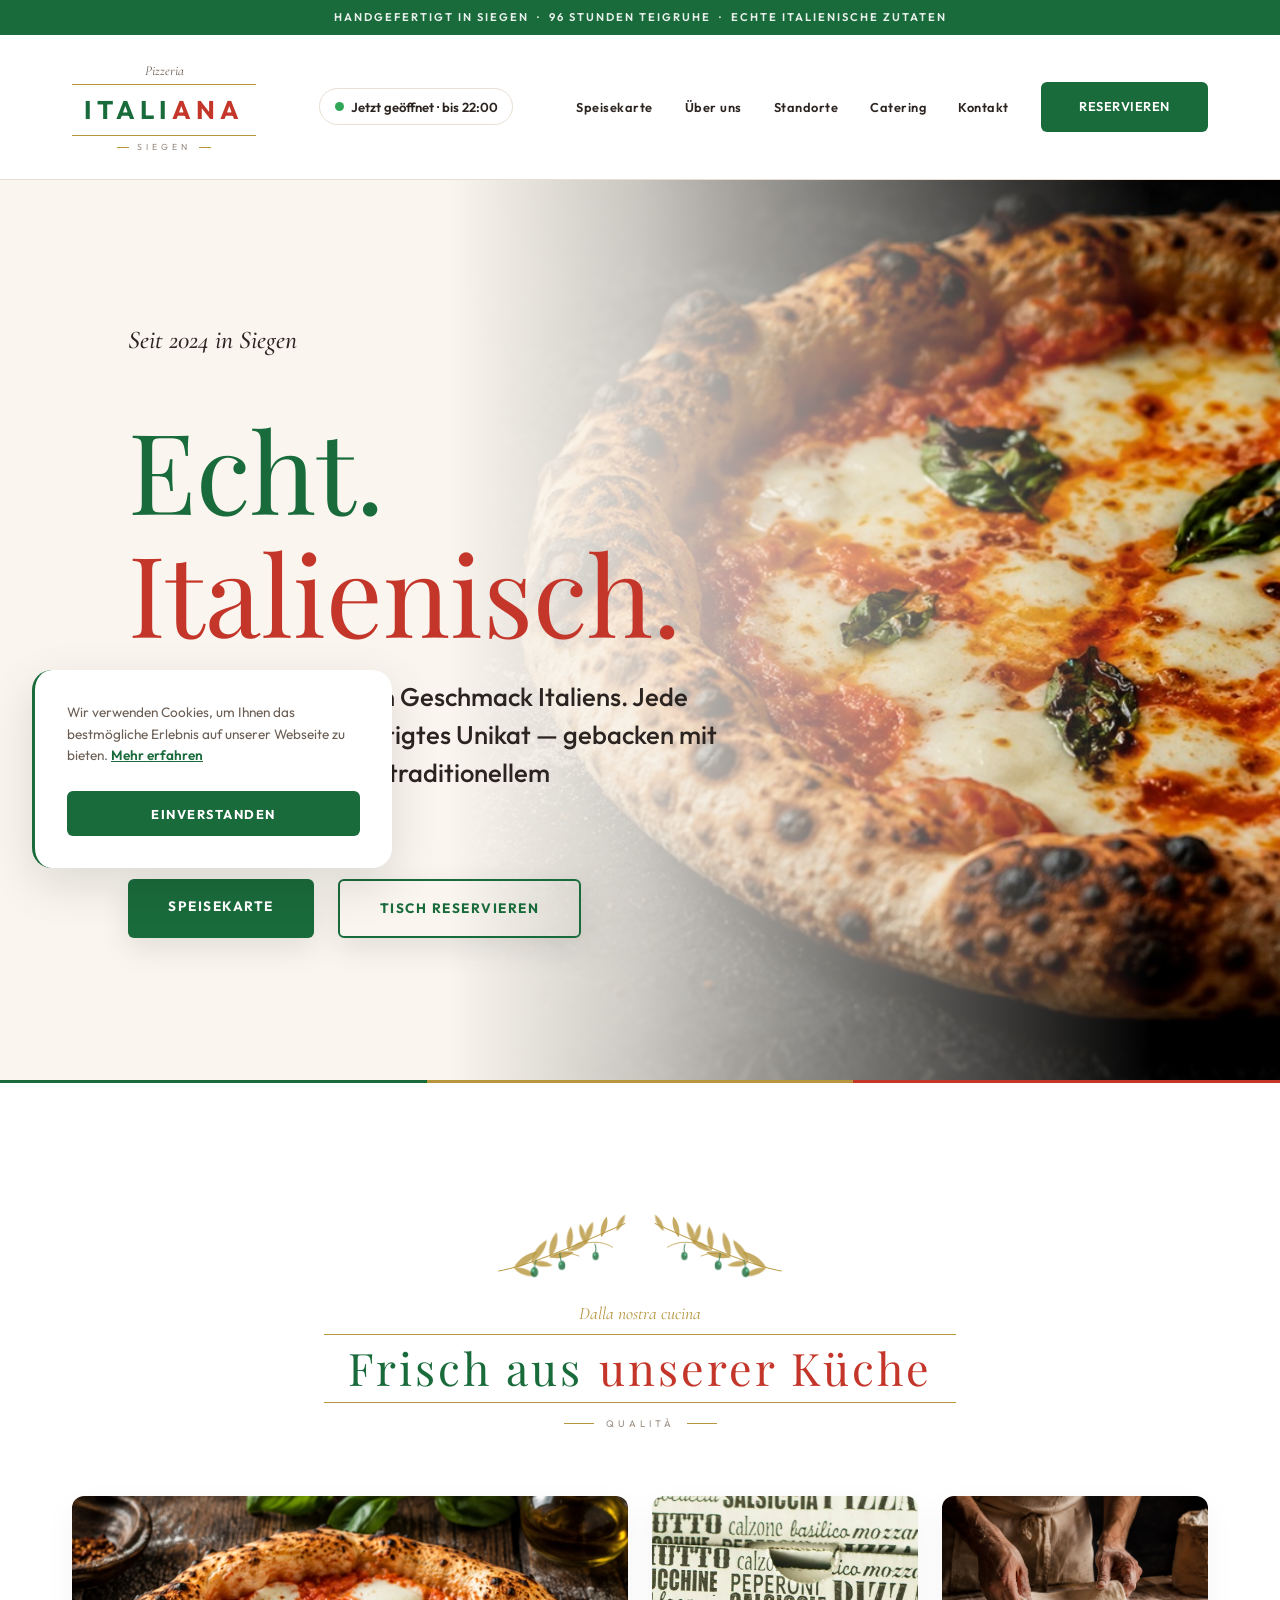
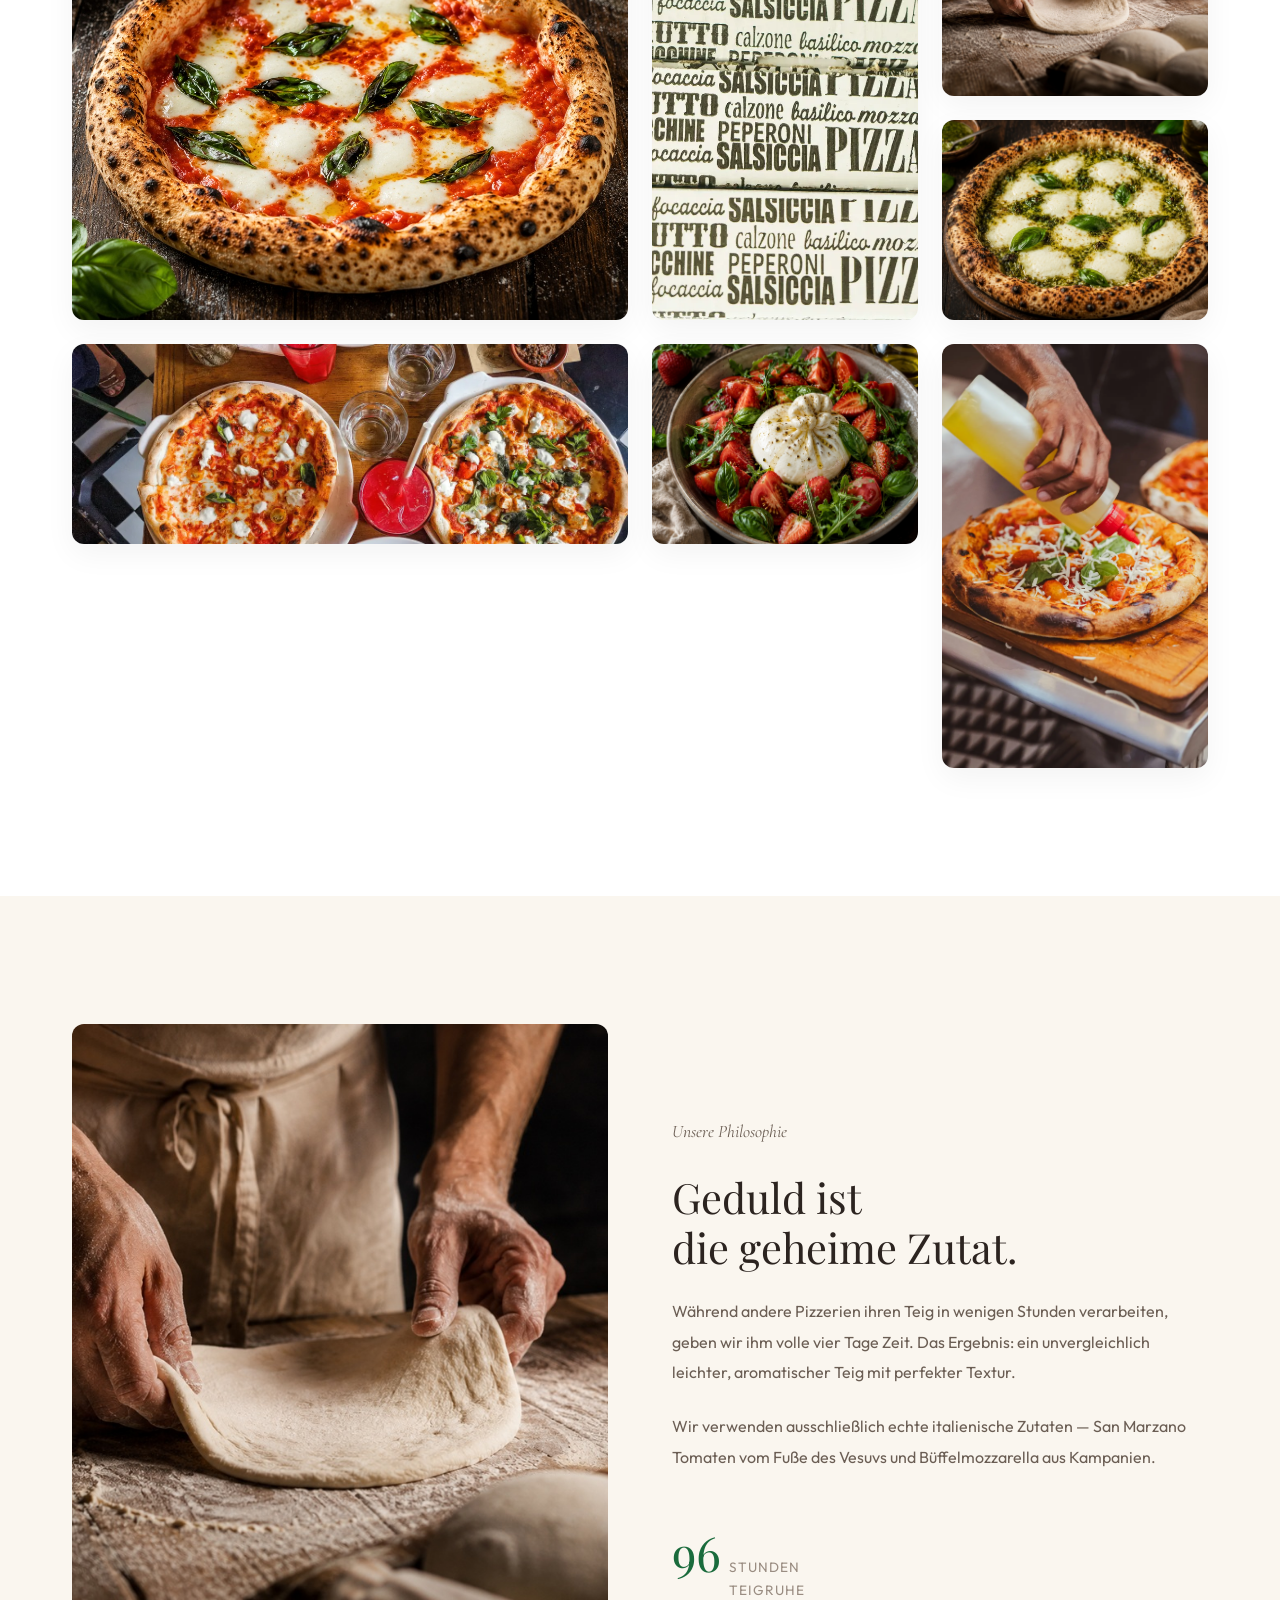
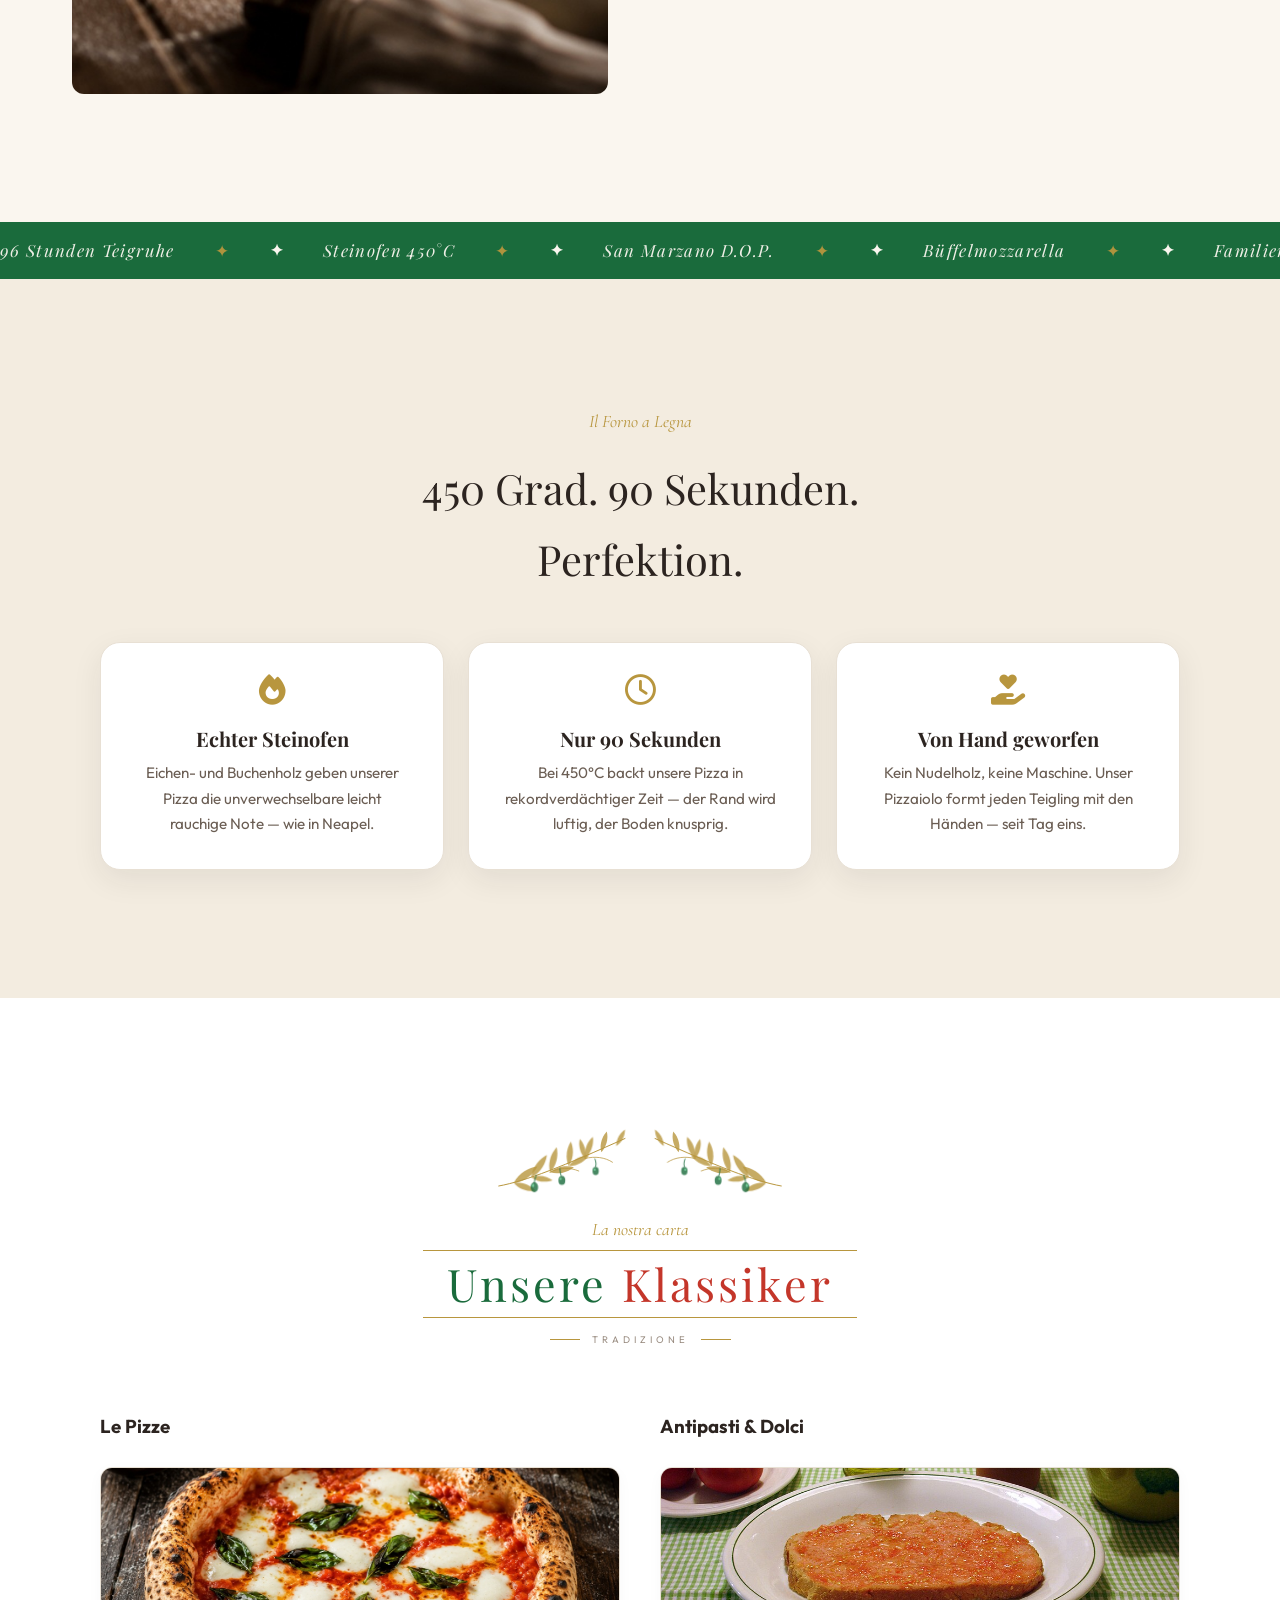
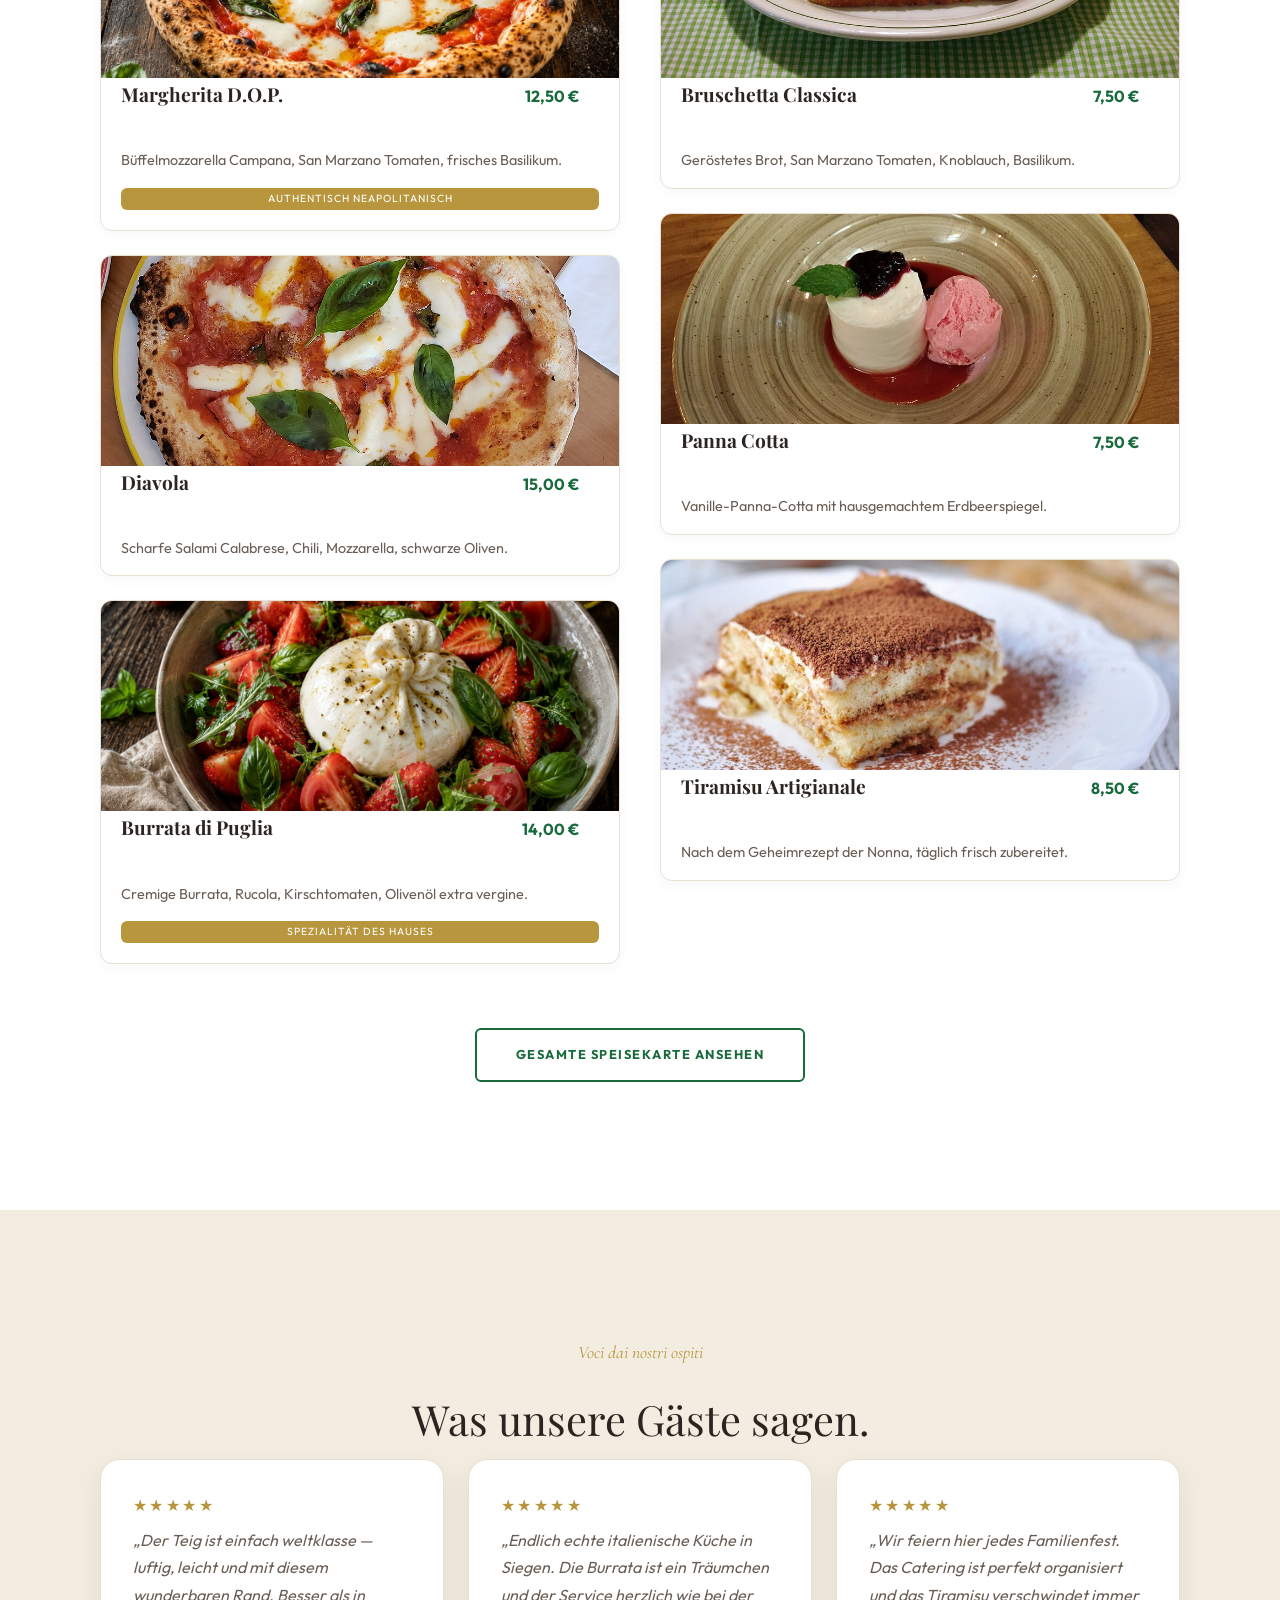
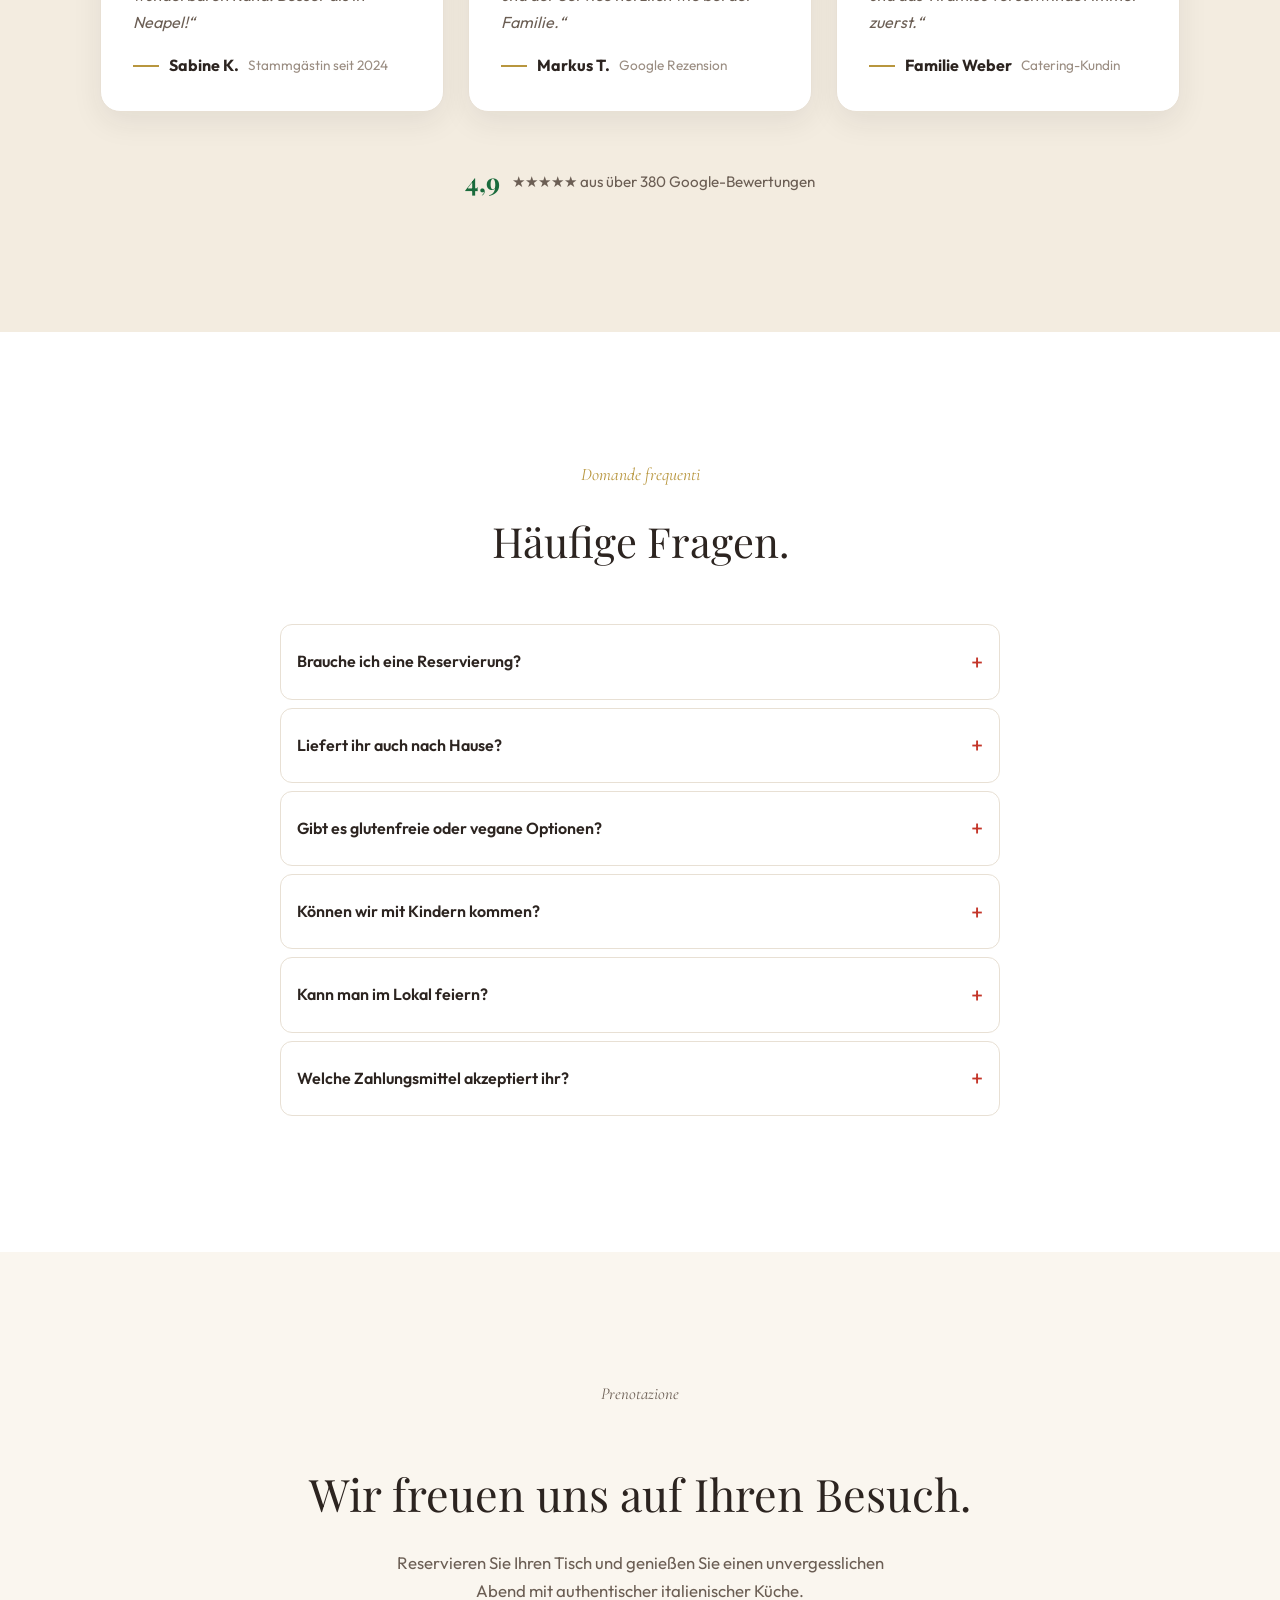
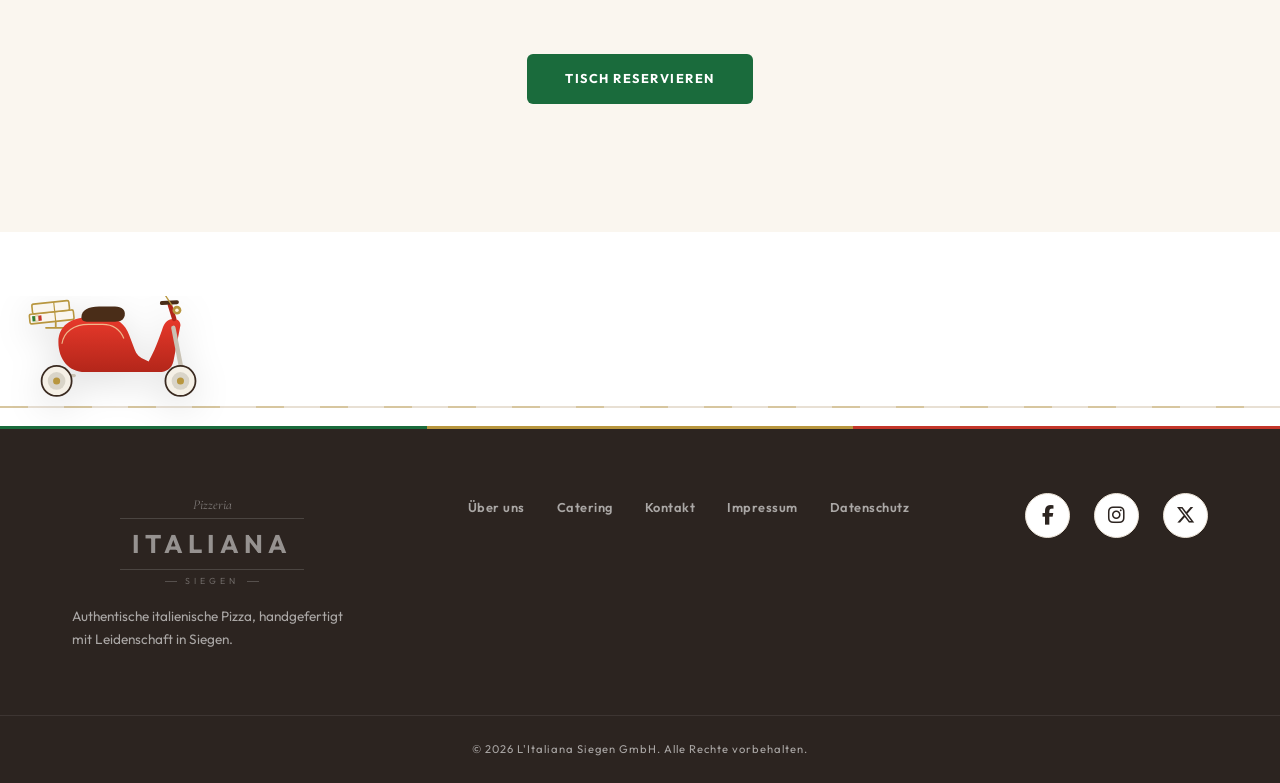
<file: index.html>
<!DOCTYPE html>
<html lang="de">
<head>
    <meta charset="UTF-8">
    <meta name="viewport" content="width=device-width, initial-scale=1.0">
    <title>L'Italiana Siegen | Authentische Italienische Pizza</title>
    <meta name="description" content="Authentische italienische Pizza in Siegen. 96 Stunden Teigruhe, echte italienische Zutaten, handgefertigtes Handwerk.">
    
    <!-- Open Graph / Social Media -->
    <meta property="og:type" content="website">
    <meta property="og:title" content="L'Italiana Siegen | Authentische Italienische Pizza">
    <meta property="og:description" content="Erleben Sie den wahren Geschmack Italiens in Siegen. 96h Teigruhe & echte Zutaten.">
    <meta property="og:image" content="assets/hero.jpg">
    
    <!-- Schema.org for Google -->
    <script type="application/ld+json">
    {
      "@context": "https://schema.org",
      "@type": "FoodEstablishment",
      "name": "L'Italiana Siegen",
      "image": "assets/hero.jpg",
      "address": {
        "@type": "PostalAddress",
        "streetAddress": "Kölner Straße 12",
        "addressLocality": "Siegen",
        "postalCode": "57072",
        "addressCountry": "DE"
      },
      "telephone": "+492711234567",
      "servesCuisine": "Italian, Pizza",
      "priceRange": "$$",
      "openingHours": "Mo-So 11:30-22:00"
    }
    </script>

    <link rel="stylesheet" href="style.css">
    <link rel="stylesheet" href="https://cdnjs.cloudflare.com/ajax/libs/font-awesome/6.5.2/css/all.min.css">
    <link rel="preconnect" href="https://fonts.googleapis.com">
    <link rel="preconnect" href="https://fonts.gstatic.com" crossorigin>
    <link href="https://fonts.googleapis.com/css2?family=Cormorant+Garamond:ital,wght@0,400;0,600;1,400;1,600&family=Outfit:wght@300;400;500;600;700&family=Playfair+Display:ital,wght@0,400;0,700;1,400&display=swap" rel="stylesheet">
</head>
<body>

    <!-- Top Notice -->
    <div class="top-notice">
        Handgefertigt in Siegen &nbsp;·&nbsp; 96 Stunden Teigruhe &nbsp;·&nbsp; Echte italienische Zutaten
    </div>

    <!-- Header -->
    <header>
        <div class="container nav-wrapper">
            <a href="index.html" class="brand-logo">
                <div class="logo-top">Pizzeria</div>
                <div class="logo-main"><span class="g">ITALI</span><span class="r">ANA</span></div>
                <div class="logo-bottom"><span></span>Siegen<span></span></div>
            </a>

            <div class="open-indicator" id="open-indicator" aria-live="polite">
                <span class="open-dot"></span>
                <span class="open-text">Jetzt ge&ouml;ffnet</span>
            </div>

            <button class="menu-toggle" id="menu-toggle" aria-label="Menü öffnen">
                <span></span><span></span><span></span>
            </button>

            <ul class="main-nav" id="main-nav">
                <li><a href="menu.html">Speisekarte</a></li>
                <li><a href="uber-uns.html">Über uns</a></li>
                <li><a href="standorte.html">Standorte</a></li>
                <li><a href="catering.html">Catering</a></li>
                <li><a href="kontakt.html">Kontakt</a></li>
                <li><a href="kontakt.html" class="btn-primary">Reservieren</a></li>
            </ul>
        </div>
    </header>

    <main>

        <!-- HERO -->
        <section id="hero">
            <div class="hero-text reveal reveal-left">
                <p class="hero-eyebrow">Seit 2024 in Siegen</p>
                <h1><span class="green">Echt.</span><br><span class="red">Italienisch.</span></h1>
                <p>Erleben Sie den wahren Geschmack Italiens. Jede Pizza ist ein handgefertigtes Unikat — gebacken mit Leidenschaft und nach traditionellem Familienrezept.</p>
                <div class="hero-cta">
                    <a href="menu.html" class="btn-primary">Speisekarte</a>
                    <a href="kontakt.html" class="btn-outline">Tisch reservieren</a>
                </div>
            </div>
            <div class="hero-image-wrapper reveal reveal-right">
                <div class="hero-slider">
                    <div class="hero-slide active" style="background-image: url('assets/hero.jpg')"></div>
                    <div class="hero-slide" style="background-image: url('assets/hero1 (1).webp')"></div>
                    <div class="hero-slide" style="background-image: url('assets/hero2 (1).webp')"></div>
                    <div class="hero-slide" style="background-image: url('assets/hero3 (1).webp')"></div>
                    <div class="hero-slide" style="background-image: url('assets/hero4 (1).webp')"></div>
                </div>
            </div>
        </section>

        <!-- TRICOLOR -->
        <div class="tricolor-stripe">
            <div class="stripe-g"></div>
            <div class="stripe-w"></div>
            <div class="stripe-r"></div>
        </div>

        <!-- FOOD SHOWCASE — editorial grid with all images -->
        <section class="food-showcase">
            <div class="container">
                <div class="section-header-brand reveal reveal-up">
                    <svg class="olive-premium-svg" viewBox="0 0 480 110" xmlns="http://www.w3.org/2000/svg" style="width: 300px; margin-bottom: 1.25rem;">
                    <!-- Left branch -->

                        <g class="olive-branch-half">
                            <path class="stem" d="M14,96 C58,88 118,64 216,20" stroke="var(--gold)" stroke-width="1.6" fill="none" stroke-linecap="round" />
                            <path class="stem" d="M96,74 C112,66 128,66 142,72" stroke="var(--gold)" stroke-width="1.2" fill="none" stroke-linecap="round" />
                            <path class="stem" d="M152,52 C168,48 184,50 196,58" stroke="var(--gold)" stroke-width="1.2" fill="none" stroke-linecap="round" />
                            <path class="leaf" d="M38.0,91.0 C56.4,89.1 69.9,76.4 75.7,64.6 C62.6,66.1 46.0,74.4 38.0,91.0 Z" />
                            <path class="leaf" style="animation-delay: 0.15s" d="M38.0,91.0 C47.6,102.2 62.2,105.2 72.6,103.6 C65.7,95.7 52.6,88.6 38.0,91.0 Z" />
                            <path class="leaf" style="animation-delay: 0.3s" d="M66.0,82.0 C81.8,74.4 89.7,58.6 91.1,46.2 C79.9,51.7 67.8,64.6 66.0,82.0 Z" />
                            <path class="leaf" style="animation-delay: 0.45s" d="M66.0,82.0 C77.0,90.4 91.0,90.3 100.2,86.8 C92.3,80.9 78.9,77.0 66.0,82.0 Z" />
                            <path class="leaf" style="animation-delay: 0.6s" d="M96.0,74.0 C107.6,62.1 109.5,45.5 106.7,34.0 C98.6,42.5 91.9,57.9 96.0,74.0 Z" />
                            <path class="leaf" style="animation-delay: 0.75s" d="M96.0,74.0 C111.0,78.6 125.8,73.1 134.2,65.9 C123.6,62.7 107.8,63.7 96.0,74.0 Z" />
                            <path class="leaf" style="animation-delay: 0.9s" d="M126.0,64.0 C134.8,51.0 133.9,35.3 129.4,25.0 C123.2,34.3 119.6,49.7 126.0,64.0 Z" />
                            <path class="leaf" style="animation-delay: 1.05s" d="M126.0,64.0 C140.8,64.3 152.7,55.5 158.5,46.7 C148.0,46.6 134.0,51.6 126.0,64.0 Z" />
                            <path class="leaf" style="animation-delay: 1.2s" d="M152.0,52.0 C163.2,42.4 166.2,27.8 164.6,17.4 C156.7,24.3 149.6,37.4 152.0,52.0 Z" />
                            <path class="leaf" style="animation-delay: 1.35s" d="M152.0,52.0 C155.2,39.5 150.0,27.5 143.7,20.9 C141.5,29.8 143.0,42.7 152.0,52.0 Z" />
                            <path class="leaf" style="animation-delay: 1.5s" d="M178.0,42.0 C187.6,32.1 189.3,18.2 186.9,8.7 C180.1,15.8 174.6,28.6 178.0,42.0 Z" />
                            <path class="leaf" style="animation-delay: 1.65s" d="M202.0,32.0 C212.1,25.5 216.1,14.1 216.0,5.6 C208.9,10.3 201.7,20.0 202.0,32.0 Z" />
                            <path class="stem" d="M74,79 C72,84 71,88 71,91" stroke="var(--green)" stroke-width="1.3" fill="none" stroke-linecap="round" style="animation-delay: 1.7s" />
                            <ellipse class="olive-fruit" style="animation-delay: 1.8s" cx="71" cy="98" rx="6" ry="8" />
                            <ellipse class="olive-highlight" style="animation-delay: 1.8s" cx="69" cy="95" rx="1.8" ry="2.6" />
                            <path class="stem" d="M112,68 C112,73 113,77 114,80" stroke="var(--green)" stroke-width="1.3" fill="none" stroke-linecap="round" style="animation-delay: 1.9s" />
                            <ellipse class="olive-fruit" style="animation-delay: 2s" cx="115" cy="87" rx="5.5" ry="7.2" />
                            <ellipse class="olive-highlight" style="animation-delay: 2s" cx="113" cy="84.5" rx="1.6" ry="2.3" />
                            <path class="stem" d="M168,53 C170,58 170,62 169,65" stroke="var(--green)" stroke-width="1.3" fill="none" stroke-linecap="round" style="animation-delay: 2.1s" />
                            <ellipse class="olive-fruit" style="animation-delay: 2.2s" cx="169" cy="72" rx="5" ry="6.6" />
                            <ellipse class="olive-highlight" style="animation-delay: 2.2s" cx="167.5" cy="69.8" rx="1.5" ry="2.1" />
                        </g>
                    <!-- Right branch: mirrored, tips meet at center -->
                    <g transform="translate(480,0) scale(-1,1)">
                        <g class="olive-branch-half">
                            <path class="stem" d="M14,96 C58,88 118,64 216,20" stroke="var(--gold)" stroke-width="1.6" fill="none" stroke-linecap="round" />
                            <path class="stem" d="M96,74 C112,66 128,66 142,72" stroke="var(--gold)" stroke-width="1.2" fill="none" stroke-linecap="round" />
                            <path class="stem" d="M152,52 C168,48 184,50 196,58" stroke="var(--gold)" stroke-width="1.2" fill="none" stroke-linecap="round" />
                            <path class="leaf" d="M38.0,91.0 C56.4,89.1 69.9,76.4 75.7,64.6 C62.6,66.1 46.0,74.4 38.0,91.0 Z" />
                            <path class="leaf" style="animation-delay: 0.15s" d="M38.0,91.0 C47.6,102.2 62.2,105.2 72.6,103.6 C65.7,95.7 52.6,88.6 38.0,91.0 Z" />
                            <path class="leaf" style="animation-delay: 0.3s" d="M66.0,82.0 C81.8,74.4 89.7,58.6 91.1,46.2 C79.9,51.7 67.8,64.6 66.0,82.0 Z" />
                            <path class="leaf" style="animation-delay: 0.45s" d="M66.0,82.0 C77.0,90.4 91.0,90.3 100.2,86.8 C92.3,80.9 78.9,77.0 66.0,82.0 Z" />
                            <path class="leaf" style="animation-delay: 0.6s" d="M96.0,74.0 C107.6,62.1 109.5,45.5 106.7,34.0 C98.6,42.5 91.9,57.9 96.0,74.0 Z" />
                            <path class="leaf" style="animation-delay: 0.75s" d="M96.0,74.0 C111.0,78.6 125.8,73.1 134.2,65.9 C123.6,62.7 107.8,63.7 96.0,74.0 Z" />
                            <path class="leaf" style="animation-delay: 0.9s" d="M126.0,64.0 C134.8,51.0 133.9,35.3 129.4,25.0 C123.2,34.3 119.6,49.7 126.0,64.0 Z" />
                            <path class="leaf" style="animation-delay: 1.05s" d="M126.0,64.0 C140.8,64.3 152.7,55.5 158.5,46.7 C148.0,46.6 134.0,51.6 126.0,64.0 Z" />
                            <path class="leaf" style="animation-delay: 1.2s" d="M152.0,52.0 C163.2,42.4 166.2,27.8 164.6,17.4 C156.7,24.3 149.6,37.4 152.0,52.0 Z" />
                            <path class="leaf" style="animation-delay: 1.35s" d="M152.0,52.0 C155.2,39.5 150.0,27.5 143.7,20.9 C141.5,29.8 143.0,42.7 152.0,52.0 Z" />
                            <path class="leaf" style="animation-delay: 1.5s" d="M178.0,42.0 C187.6,32.1 189.3,18.2 186.9,8.7 C180.1,15.8 174.6,28.6 178.0,42.0 Z" />
                            <path class="leaf" style="animation-delay: 1.65s" d="M202.0,32.0 C212.1,25.5 216.1,14.1 216.0,5.6 C208.9,10.3 201.7,20.0 202.0,32.0 Z" />
                            <path class="stem" d="M74,79 C72,84 71,88 71,91" stroke="var(--green)" stroke-width="1.3" fill="none" stroke-linecap="round" style="animation-delay: 1.7s" />
                            <ellipse class="olive-fruit" style="animation-delay: 1.8s" cx="71" cy="98" rx="6" ry="8" />
                            <ellipse class="olive-highlight" style="animation-delay: 1.8s" cx="69" cy="95" rx="1.8" ry="2.6" />
                            <path class="stem" d="M112,68 C112,73 113,77 114,80" stroke="var(--green)" stroke-width="1.3" fill="none" stroke-linecap="round" style="animation-delay: 1.9s" />
                            <ellipse class="olive-fruit" style="animation-delay: 2s" cx="115" cy="87" rx="5.5" ry="7.2" />
                            <ellipse class="olive-highlight" style="animation-delay: 2s" cx="113" cy="84.5" rx="1.6" ry="2.3" />
                            <path class="stem" d="M168,53 C170,58 170,62 169,65" stroke="var(--green)" stroke-width="1.3" fill="none" stroke-linecap="round" style="animation-delay: 2.1s" />
                            <ellipse class="olive-fruit" style="animation-delay: 2.2s" cx="169" cy="72" rx="5" ry="6.6" />
                            <ellipse class="olive-highlight" style="animation-delay: 2.2s" cx="167.5" cy="69.8" rx="1.5" ry="2.1" />
                        </g>
                        </g>
                </svg>
                    <div class="brand-top">Dalla nostra cucina</div>
                    <h2 class="brand-main"><span class="g">Frisch aus</span><span class="r"> unserer Küche</span></h2>
                    <div class="brand-bottom"><span></span>Qualità<span></span></div>
                </div>

                <div class="food-grid reveal-stagger">
                    <div class="food-item large">
                        <div class="food-img" style="background-image: url('assets/margherita.jpg')" loading="lazy"></div>
                        <div class="food-item-overlay">
                            <h3>Margherita D.O.P.</h3>
                            <p>Büffelmozzarella, San Marzano, Basilikum</p>
                        </div>
                    </div>
                    <div class="food-item tall">
                        <div class="food-img" style="background-image: url('assets/hero1 (1).webp')" loading="lazy"></div>
                        <div class="food-item-overlay">
                            <h3>Antipasti Misto</h3>
                            <p>Hausgemachte Vorspeisen</p>
                        </div>
                    </div>
                    <div class="food-item">
                        <div class="food-img" style="background-image: url('assets/dough.jpg')" loading="lazy"></div>
                        <div class="food-item-overlay">
                            <h3>96 Stunden</h3>
                            <p>Langsame Teigführung</p>
                        </div>
                    </div>
                    <div class="food-item">
                        <div class="food-img" style="background-image: url('assets/pesto.jpg')" loading="lazy"></div>
                        <div class="food-item-overlay">
                            <h3>Pesto Verde</h3>
                            <p>Frisch zubereitet</p>
                        </div>
                    </div>
                    <div class="food-item wide">
                        <div class="food-img" style="background-image: url('assets/hero2 (1).webp')" loading="lazy"></div>
                        <div class="food-item-overlay">
                            <h3>Dal Forno</h3>
                            <p>Direkt aus dem Steinofen</p>
                        </div>
                    </div>
                    <div class="food-item">
                        <div class="food-img" style="background-image: url('assets/burrata.jpg')" loading="lazy"></div>
                        <div class="food-item-overlay">
                            <h3>Burrata di Puglia</h3>
                            <p>Cremig, frisch, unwiderstehlich</p>
                        </div>
                    </div>
                    <div class="food-item tall">
                        <div class="food-img" style="background-image: url('assets/hero3 (1).webp')" loading="lazy"></div>
                        <div class="food-item-overlay">
                            <h3>Pasta Fresca</h3>
                            <p>Täglich hausgemacht</p>
                        </div>
                    </div>
                </div>
            </div>
        </section>

        <!-- STORY SECTION -->
        <section class="story-section">
            <div class="container">
                <div class="story-grid">
                    <div class="story-image reveal reveal-left">
                        <div class="food-img" style="background-image: url('assets/dough.jpg')"></div>
                    </div>
                    <div class="story-content reveal reveal-right">
                        <p class="section-eyebrow" style="text-align: left;">Unsere Philosophie</p>
                        <h2>Geduld ist<br>die geheime Zutat.</h2>
                        <p>Während andere Pizzerien ihren Teig in wenigen Stunden verarbeiten, geben wir ihm volle vier Tage Zeit. Das Ergebnis: ein unvergleichlich leichter, aromatischer Teig mit perfekter Textur.</p>
                        <p>Wir verwenden ausschließlich echte italienische Zutaten — San Marzano Tomaten vom Fuße des Vesuvs und Büffelmozzarella aus Kampanien.</p>
                        <div class="story-stat">
                            <strong class="counter" data-target="96">0</strong>
                            <span>Stunden<br>Teigruhe</span>
                        </div>
                    </div>
                </div>
            </div>
        </section>

        <!-- MARQUEE BAND -->
        <div class="marquee-band" aria-hidden="true">
            <div class="marquee-track">
                <span>96 Stunden Teigruhe</span><b>✦</b><span>Steinofen 450&deg;C</span><b>✦</b><span>San Marzano D.O.P.</span><b>✦</b><span>B&uuml;ffelmozzarella</span><b>✦</b><span>Familienrezept</span><b>✦</b><span>Handgemacht in Siegen</span><b>✦</b>
                <span>96 Stunden Teigruhe</span><b>✦</b><span>Steinofen 450&deg;C</span><b>✦</b><span>San Marzano D.O.P.</span><b>✦</b><span>B&uuml;ffelmozzarella</span><b>✦</b><span>Familienrezept</span><b>✦</b><span>Handgemacht in Siegen</span><b>✦</b>
            </div>
        </div>

        <!-- OVEN SECTION -->
        <section class="oven-section">
            <div class="container">
                <p class="section-eyebrow">Il Forno a Legna</p>
                <h2 class="section-title">450 Grad. 90 Sekunden.<br>Perfektion.</h2>
                <div class="oven-grid reveal-stagger">
                    <div class="oven-card">
                        <i class="fas fa-fire"></i>
                        <h3>Echter Steinofen</h3>
                        <p>Eichen- und Buchenholz geben unserer Pizza die unverwechselbare leicht rauchige Note — wie in Neapel.</p>
                    </div>
                    <div class="oven-card">
                        <i class="far fa-clock"></i>
                        <h3>Nur 90 Sekunden</h3>
                        <p>Bei 450&deg;C backt unsere Pizza in rekordverdächtiger Zeit — der Rand wird luftig, der Boden knusprig.</p>
                    </div>
                    <div class="oven-card">
                        <i class="fas fa-hand-holding-heart"></i>
                        <h3>Von Hand geworfen</h3>
                        <p>Kein Nudelholz, keine Maschine. Unser Pizzaiolo formt jeden Teigling mit den Händen — seit Tag eins.</p>
                    </div>
                </div>
            </div>
        </section>

        <!-- MENU HIGHLIGHTS -->
        <section class="menu-section">
            <div class="container">
                <div class="section-header-brand reveal reveal-up">
                    <svg class="olive-premium-svg" viewBox="0 0 480 110" xmlns="http://www.w3.org/2000/svg" style="width: 300px; margin-bottom: 1.25rem;">
                    <!-- Left branch -->

                        <g class="olive-branch-half">
                            <path class="stem" d="M14,96 C58,88 118,64 216,20" stroke="var(--gold)" stroke-width="1.6" fill="none" stroke-linecap="round" />
                            <path class="stem" d="M96,74 C112,66 128,66 142,72" stroke="var(--gold)" stroke-width="1.2" fill="none" stroke-linecap="round" />
                            <path class="stem" d="M152,52 C168,48 184,50 196,58" stroke="var(--gold)" stroke-width="1.2" fill="none" stroke-linecap="round" />
                            <path class="leaf" d="M38.0,91.0 C56.4,89.1 69.9,76.4 75.7,64.6 C62.6,66.1 46.0,74.4 38.0,91.0 Z" />
                            <path class="leaf" style="animation-delay: 0.15s" d="M38.0,91.0 C47.6,102.2 62.2,105.2 72.6,103.6 C65.7,95.7 52.6,88.6 38.0,91.0 Z" />
                            <path class="leaf" style="animation-delay: 0.3s" d="M66.0,82.0 C81.8,74.4 89.7,58.6 91.1,46.2 C79.9,51.7 67.8,64.6 66.0,82.0 Z" />
                            <path class="leaf" style="animation-delay: 0.45s" d="M66.0,82.0 C77.0,90.4 91.0,90.3 100.2,86.8 C92.3,80.9 78.9,77.0 66.0,82.0 Z" />
                            <path class="leaf" style="animation-delay: 0.6s" d="M96.0,74.0 C107.6,62.1 109.5,45.5 106.7,34.0 C98.6,42.5 91.9,57.9 96.0,74.0 Z" />
                            <path class="leaf" style="animation-delay: 0.75s" d="M96.0,74.0 C111.0,78.6 125.8,73.1 134.2,65.9 C123.6,62.7 107.8,63.7 96.0,74.0 Z" />
                            <path class="leaf" style="animation-delay: 0.9s" d="M126.0,64.0 C134.8,51.0 133.9,35.3 129.4,25.0 C123.2,34.3 119.6,49.7 126.0,64.0 Z" />
                            <path class="leaf" style="animation-delay: 1.05s" d="M126.0,64.0 C140.8,64.3 152.7,55.5 158.5,46.7 C148.0,46.6 134.0,51.6 126.0,64.0 Z" />
                            <path class="leaf" style="animation-delay: 1.2s" d="M152.0,52.0 C163.2,42.4 166.2,27.8 164.6,17.4 C156.7,24.3 149.6,37.4 152.0,52.0 Z" />
                            <path class="leaf" style="animation-delay: 1.35s" d="M152.0,52.0 C155.2,39.5 150.0,27.5 143.7,20.9 C141.5,29.8 143.0,42.7 152.0,52.0 Z" />
                            <path class="leaf" style="animation-delay: 1.5s" d="M178.0,42.0 C187.6,32.1 189.3,18.2 186.9,8.7 C180.1,15.8 174.6,28.6 178.0,42.0 Z" />
                            <path class="leaf" style="animation-delay: 1.65s" d="M202.0,32.0 C212.1,25.5 216.1,14.1 216.0,5.6 C208.9,10.3 201.7,20.0 202.0,32.0 Z" />
                            <path class="stem" d="M74,79 C72,84 71,88 71,91" stroke="var(--green)" stroke-width="1.3" fill="none" stroke-linecap="round" style="animation-delay: 1.7s" />
                            <ellipse class="olive-fruit" style="animation-delay: 1.8s" cx="71" cy="98" rx="6" ry="8" />
                            <ellipse class="olive-highlight" style="animation-delay: 1.8s" cx="69" cy="95" rx="1.8" ry="2.6" />
                            <path class="stem" d="M112,68 C112,73 113,77 114,80" stroke="var(--green)" stroke-width="1.3" fill="none" stroke-linecap="round" style="animation-delay: 1.9s" />
                            <ellipse class="olive-fruit" style="animation-delay: 2s" cx="115" cy="87" rx="5.5" ry="7.2" />
                            <ellipse class="olive-highlight" style="animation-delay: 2s" cx="113" cy="84.5" rx="1.6" ry="2.3" />
                            <path class="stem" d="M168,53 C170,58 170,62 169,65" stroke="var(--green)" stroke-width="1.3" fill="none" stroke-linecap="round" style="animation-delay: 2.1s" />
                            <ellipse class="olive-fruit" style="animation-delay: 2.2s" cx="169" cy="72" rx="5" ry="6.6" />
                            <ellipse class="olive-highlight" style="animation-delay: 2.2s" cx="167.5" cy="69.8" rx="1.5" ry="2.1" />
                        </g>
                    <!-- Right branch: mirrored, tips meet at center -->
                    <g transform="translate(480,0) scale(-1,1)">
                        <g class="olive-branch-half">
                            <path class="stem" d="M14,96 C58,88 118,64 216,20" stroke="var(--gold)" stroke-width="1.6" fill="none" stroke-linecap="round" />
                            <path class="stem" d="M96,74 C112,66 128,66 142,72" stroke="var(--gold)" stroke-width="1.2" fill="none" stroke-linecap="round" />
                            <path class="stem" d="M152,52 C168,48 184,50 196,58" stroke="var(--gold)" stroke-width="1.2" fill="none" stroke-linecap="round" />
                            <path class="leaf" d="M38.0,91.0 C56.4,89.1 69.9,76.4 75.7,64.6 C62.6,66.1 46.0,74.4 38.0,91.0 Z" />
                            <path class="leaf" style="animation-delay: 0.15s" d="M38.0,91.0 C47.6,102.2 62.2,105.2 72.6,103.6 C65.7,95.7 52.6,88.6 38.0,91.0 Z" />
                            <path class="leaf" style="animation-delay: 0.3s" d="M66.0,82.0 C81.8,74.4 89.7,58.6 91.1,46.2 C79.9,51.7 67.8,64.6 66.0,82.0 Z" />
                            <path class="leaf" style="animation-delay: 0.45s" d="M66.0,82.0 C77.0,90.4 91.0,90.3 100.2,86.8 C92.3,80.9 78.9,77.0 66.0,82.0 Z" />
                            <path class="leaf" style="animation-delay: 0.6s" d="M96.0,74.0 C107.6,62.1 109.5,45.5 106.7,34.0 C98.6,42.5 91.9,57.9 96.0,74.0 Z" />
                            <path class="leaf" style="animation-delay: 0.75s" d="M96.0,74.0 C111.0,78.6 125.8,73.1 134.2,65.9 C123.6,62.7 107.8,63.7 96.0,74.0 Z" />
                            <path class="leaf" style="animation-delay: 0.9s" d="M126.0,64.0 C134.8,51.0 133.9,35.3 129.4,25.0 C123.2,34.3 119.6,49.7 126.0,64.0 Z" />
                            <path class="leaf" style="animation-delay: 1.05s" d="M126.0,64.0 C140.8,64.3 152.7,55.5 158.5,46.7 C148.0,46.6 134.0,51.6 126.0,64.0 Z" />
                            <path class="leaf" style="animation-delay: 1.2s" d="M152.0,52.0 C163.2,42.4 166.2,27.8 164.6,17.4 C156.7,24.3 149.6,37.4 152.0,52.0 Z" />
                            <path class="leaf" style="animation-delay: 1.35s" d="M152.0,52.0 C155.2,39.5 150.0,27.5 143.7,20.9 C141.5,29.8 143.0,42.7 152.0,52.0 Z" />
                            <path class="leaf" style="animation-delay: 1.5s" d="M178.0,42.0 C187.6,32.1 189.3,18.2 186.9,8.7 C180.1,15.8 174.6,28.6 178.0,42.0 Z" />
                            <path class="leaf" style="animation-delay: 1.65s" d="M202.0,32.0 C212.1,25.5 216.1,14.1 216.0,5.6 C208.9,10.3 201.7,20.0 202.0,32.0 Z" />
                            <path class="stem" d="M74,79 C72,84 71,88 71,91" stroke="var(--green)" stroke-width="1.3" fill="none" stroke-linecap="round" style="animation-delay: 1.7s" />
                            <ellipse class="olive-fruit" style="animation-delay: 1.8s" cx="71" cy="98" rx="6" ry="8" />
                            <ellipse class="olive-highlight" style="animation-delay: 1.8s" cx="69" cy="95" rx="1.8" ry="2.6" />
                            <path class="stem" d="M112,68 C112,73 113,77 114,80" stroke="var(--green)" stroke-width="1.3" fill="none" stroke-linecap="round" style="animation-delay: 1.9s" />
                            <ellipse class="olive-fruit" style="animation-delay: 2s" cx="115" cy="87" rx="5.5" ry="7.2" />
                            <ellipse class="olive-highlight" style="animation-delay: 2s" cx="113" cy="84.5" rx="1.6" ry="2.3" />
                            <path class="stem" d="M168,53 C170,58 170,62 169,65" stroke="var(--green)" stroke-width="1.3" fill="none" stroke-linecap="round" style="animation-delay: 2.1s" />
                            <ellipse class="olive-fruit" style="animation-delay: 2.2s" cx="169" cy="72" rx="5" ry="6.6" />
                            <ellipse class="olive-highlight" style="animation-delay: 2.2s" cx="167.5" cy="69.8" rx="1.5" ry="2.1" />
                        </g>
                        </g>
                </svg>
                    <div class="brand-top">La nostra carta</div>
                    <h2 class="brand-main"><span class="g">Unsere</span><span class="r"> Klassiker</span></h2>
                    <div class="brand-bottom"><span></span>Tradizione<span></span></div>
                </div>

                <div class="menu-columns menu-highlights reveal-stagger">
                    <div class="menu-col">
                        <h3>Le Pizze</h3>
                        <div class="dish dish-photo">
                            <img class="dish-img" src="assets/margherita.jpg" alt="Pizza Margherita D.O.P." loading="lazy">
                            <div class="dish-header">
                                <span class="dish-title">Margherita D.O.P.</span>
                                <span class="dish-price">12,50 &euro;</span>
                            </div>
                            <p class="dish-desc">B&uuml;ffelmozzarella Campana, San Marzano Tomaten, frisches Basilikum.</p>
                            <span class="dish-label">Authentisch Neapolitanisch</span>
                        </div>
                        <div class="dish dish-photo">
                            <img class="dish-img" src="assets/diavola.jpg" alt="Pizza Diavola" loading="lazy">
                            <div class="dish-header">
                                <span class="dish-title">Diavola</span>
                                <span class="dish-price">15,00 &euro;</span>
                            </div>
                            <p class="dish-desc">Scharfe Salami Calabrese, Chili, Mozzarella, schwarze Oliven.</p>
                        </div>
                        <div class="dish dish-photo">
                            <img class="dish-img" src="assets/burrata.jpg" alt="Burrata di Puglia" loading="lazy">
                            <div class="dish-header">
                                <span class="dish-title">Burrata di Puglia</span>
                                <span class="dish-price">14,00 &euro;</span>
                            </div>
                            <p class="dish-desc">Cremige Burrata, Rucola, Kirschtomaten, Oliven&ouml;l extra vergine.</p>
                            <span class="dish-label">Spezialit&auml;t des Hauses</span>
                        </div>
                    </div>

                    <div class="menu-col">
                        <h3>Antipasti &amp; Dolci</h3>
                        <div class="dish dish-photo">
                            <img class="dish-img" src="assets/bruschetta.jpg" alt="Bruschetta Classica" loading="lazy">
                            <div class="dish-header">
                                <span class="dish-title">Bruschetta Classica</span>
                                <span class="dish-price">7,50 &euro;</span>
                            </div>
                            <p class="dish-desc">Ger&ouml;stetes Brot, San Marzano Tomaten, Knoblauch, Basilikum.</p>
                        </div>
                        <div class="dish dish-photo">
                            <img class="dish-img" src="assets/pannacotta.jpg" alt="Panna Cotta" loading="lazy">
                            <div class="dish-header">
                                <span class="dish-title">Panna Cotta</span>
                                <span class="dish-price">7,50 &euro;</span>
                            </div>
                            <p class="dish-desc">Vanille-Panna-Cotta mit hausgemachtem Erdbeerspiegel.</p>
                        </div>
                        <div class="dish dish-photo">
                            <img class="dish-img" src="assets/tiramisu.jpg" alt="Tiramisu Artigianale" loading="lazy">
                            <div class="dish-header">
                                <span class="dish-title">Tiramisu Artigianale</span>
                                <span class="dish-price">8,50 &euro;</span>
                            </div>
                            <p class="dish-desc">Nach dem Geheimrezept der Nonna, t&auml;glich frisch zubereitet.</p>
                        </div>
                    </div>
                </div>                <div style="text-align: center; margin-top: 4rem;">
                    <a href="menu.html" class="btn-outline">Gesamte Speisekarte ansehen</a>
                </div>
            </div>
        </section>

        <!-- TESTIMONIALS -->
        <section class="testimonials-section">
            <div class="container">
                <p class="section-eyebrow">Voci dai nostri ospiti</p>
                <h2 class="section-title">Was unsere G&auml;ste sagen.</h2>
                <div class="testimonial-grid reveal-stagger">
                    <div class="testimonial-card">
                        <div class="testimonial-stars">★★★★★</div>
                        <p class="testimonial-text">&bdquo;Der Teig ist einfach weltklasse — luftig, leicht und mit diesem wunderbaren Rand. Besser als in Neapel!&ldquo;</p>
                        <div class="testimonial-author">
                            <strong>Sabine K.</strong> <span class="author-role">Stammg&auml;stin seit 2024</span>
                        </div>
                    </div>
                    <div class="testimonial-card">
                        <div class="testimonial-stars">★★★★★</div>
                        <p class="testimonial-text">&bdquo;Endlich echte italienische Küche in Siegen. Die Burrata ist ein Tr&auml;umchen und der Service herzlich wie bei der Familie.&ldquo;</p>
                        <div class="testimonial-author">
                            <strong>Markus T.</strong> <span class="author-role">Google Rezension</span>
                        </div>
                    </div>
                    <div class="testimonial-card">
                        <div class="testimonial-stars">★★★★★</div>
                        <p class="testimonial-text">&bdquo;Wir feiern hier jedes Familienfest. Das Catering ist perfekt organisiert und das Tiramisu verschwindet immer zuerst.&ldquo;</p>
                        <div class="testimonial-author">
                            <strong>Familie Weber</strong> <span class="author-role">Catering-Kundin</span>
                        </div>
                    </div>
                </div>
                <div class="testimonial-badge">
                    <span class="badge-score">4,9</span>
                    <div class="badge-detail">
                        <span class="badge-stars">★★★★★</span>
                        <span>aus &uuml;ber 380 Google-Bewertungen</span>
                    </div>
                </div>
            </div>
        </section>

        <!-- FAQ -->
        <section class="faq-section">
            <div class="container container-narrow">
                <p class="section-eyebrow">Domande frequenti</p>
                <h2 class="section-title">H&auml;ufige Fragen.</h2>
                <div class="faq-list">
                    <details class="faq-item">
                        <summary>Brauche ich eine Reservierung?</summary>
                        <p>Wir empfehlen eine Reservierung, besonders an Wochenenden — aber spontane G&auml;ste bekommen bei freien Tischen immer einen Platz.</p>
                    </details>
                    <details class="faq-item">
                        <summary>Liefert ihr auch nach Hause?</summary>
                        <p>Ja — innerhalb Siegens liefern wir mit unserer roten Vespa in 30&ndash;45 Minuten. Einfach telefonisch bestellen.</p>
                    </details>
                    <details class="faq-item">
                        <summary>Gibt es glutenfreie oder vegane Optionen?</summary>
                        <p>Ja! Unsere Pizza Vegana Verde ist 100% vegan, glutenfreier Teig ist auf Vorbestellung verf&uuml;gbar. Sprechen Sie uns einfach an.</p>
                    </details>
                    <details class="faq-item">
                        <summary>K&ouml;nnen wir mit Kindern kommen?</summary>
                        <p>Nat&uuml;rlich — wir haben einen Kinderbereich, die Pizza Topolino und Hochst&uuml;hle. Kinder sind bei uns immer herzlich willkommen.</p>
                    </details>
                    <details class="faq-item">
                        <summary>Kann man im Lokal feiern?</summary>
                        <p>Unser Raum bietet bis zu 40 Personen Platz. F&uuml;r Geburtstage, Firmenfeiern und Hochzeiten sehen Sie sich unsere <a href="catering.html">Catering-Seite</a> an.</p>
                    </details>
                    <details class="faq-item">
                        <summary>Welche Zahlungsmittel akzeptiert ihr?</summary>
                        <p>Bargeld, EC-Karte, Visa, Mastercard und Apple Pay — selbstverst&auml;ndlich auch Splitting f&uuml;r gro&szlig;e Runden.</p>
                    </details>
                </div>
            </div>
        </section>

        <!-- CTA SECTION -->
        <section class="cta-section reveal">
            <div class="container">
                <p class="section-eyebrow">Prenotazione</p>
                <h2>Wir freuen uns auf Ihren Besuch.</h2>
                <p>Reservieren Sie Ihren Tisch und genießen Sie einen unvergesslichen Abend mit authentischer italienischer Küche.</p>
                <a href="kontakt.html" class="btn-primary">Tisch reservieren</a>
            </div>
        </section>

        <!-- Vespa Delivery Strip -->
        <div class="vespa-container" id="vespa-track" aria-hidden="true">
            <div class="vespa-road"></div>
            <div class="vespa-scooter">
                <div class="vespa-float">
                    <svg viewBox="0 0 260 150" xmlns="http://www.w3.org/2000/svg" class="vespa-svg">
                        <defs>
                            <linearGradient id="vespaBodyGrad" x1="0" y1="0" x2="0" y2="1">
                                <stop offset="0" stop-color="#e8392b" />
                                <stop offset="1" stop-color="#b3261a" />
                            </linearGradient>
                        </defs>

                        <!-- Exhaust puffs -->
                        <circle class="vespa-puff" cx="24" cy="104" r="4" />
                        <circle class="vespa-puff" style="animation-delay: 0.6s" cx="14" cy="97" r="6" />
                        <circle class="vespa-puff" style="animation-delay: 1.2s" cx="6" cy="88" r="8" />

                        <!-- Pizza boxes on the rear rack -->
                        <g class="vespa-boxes">
                            <rect x="34" y="44" width="50" height="11" rx="2" fill="var(--cream)" stroke="var(--gold)" stroke-width="1.8" />
                            <rect x="38" y="33" width="42" height="11" rx="2" fill="var(--cream)" stroke="var(--gold)" stroke-width="1.8" />
                            <rect x="37" y="46.5" width="3.5" height="6" fill="#2e7d32" />
                            <rect x="40.5" y="46.5" width="3.5" height="6" fill="#f5f0e6" stroke="var(--gold)" stroke-width="0.5" />
                            <rect x="44" y="46.5" width="3.5" height="6" fill="var(--red)" />
                            <line x1="63" y1="33" x2="63" y2="55" stroke="var(--gold)" stroke-width="1.3" />
                        </g>
                        <!-- Rack -->
                        <path d="M63,55 L63,62 M52,62 L74,62" stroke="var(--gold)" stroke-width="2" fill="none" stroke-linecap="round" />

                        <!-- == VESPA MONOCOQUE BODY == round rear shell sweeping into floorboard and leg shield -->
                        <path d="M 66,78 C 66,60 80,50 100,50 L 118,50 C 132,50 142,58 146,70 L 152,86 C 154,92 158,96 164,98 L 168,100 C 174,90 180,74 184,62 C 186,56 190,52 195,52 L 197,52 C 201,52 204,55 204,59 L 196,100 C 194,108 188,112 180,112 L 96,112 C 78,112 66,98 66,78 Z" fill="url(#vespaBodyGrad)" />

                        <!-- Chrome trim line -->
                        <path d="M 70,80 C 72,66 84,58 100,58 L 116,58 C 128,58 136,64 140,74" fill="none" stroke="#f5d9a6" stroke-width="1.4" opacity="0.8" />

                        <!-- Seat -->
                        <path d="M 92,50 C 92,42 100,38 112,38 L 130,38 C 138,38 142,42 141,48 C 140,53 136,55 130,55 L 98,55 C 94,55 92,53 92,50 Z" fill="#4a2d18" />

                        <!-- Handlebar column -->
                        <path d="M 197,52 L 192,36" stroke="#b3261a" stroke-width="5" stroke-linecap="round" />
                        <!-- Grip -->
                        <path d="M 183,34 L 200,33" stroke="#4a2d18" stroke-width="4.5" stroke-linecap="round" />
                        <!-- Mirror -->
                        <path d="M 194,36 L 186,24" stroke="var(--gold)" stroke-width="1.5" stroke-linecap="round" />
                        <circle cx="185" cy="22" r="3" fill="var(--gold)" />

                        <!-- Headlight -->
                        <circle cx="200" cy="42" r="5" fill="var(--gold)" />
                        <circle cx="200" cy="42" r="2" fill="#fff7e0" />

                        <!-- Front fork (chrome) -->
                        <path d="M 196,62 L 205,108" stroke="#c9c2b4" stroke-width="5" stroke-linecap="round" />

                        <!-- Exhaust pipe (chrome) -->
                        <path d="M 84,116 L 62,116" stroke="#c9c2b4" stroke-width="3.5" stroke-linecap="round" />
                        <path d="M 60,112 L 60,120" stroke="#c9c2b4" stroke-width="3" stroke-linecap="round" />

                        <!-- Wheels: whitewall tires, chrome hubcap -->
                        <g class="vespa-wheel">
                            <circle cx="64" cy="122" r="17" fill="#f5f0e6" stroke="#3a2a20" stroke-width="2" />
                            <circle cx="64" cy="122" r="10" fill="#d9d4c8" />
                            <circle cx="64" cy="122" r="4" fill="var(--gold)" />
                        </g>
                        <g class="vespa-wheel">
                            <circle cx="204" cy="122" r="17" fill="#f5f0e6" stroke="#3a2a20" stroke-width="2" />
                            <circle cx="204" cy="122" r="10" fill="#d9d4c8" />
                            <circle cx="204" cy="122" r="4" fill="var(--gold)" />
                        </g>
                    </svg>
                </div>
            </div>
        </div>

    </main>

    <!-- FOOTER -->
    <footer>
        <div class="tricolor-stripe">
            <div class="stripe-g"></div>
            <div class="stripe-w"></div>
            <div class="stripe-r"></div>
        </div>

        <div class="footer-content">
            <div class="container">
                <div class="footer-grid">
                    <div class="footer-brand">
                        <div class="brand-logo" style="pointer-events: none;">
                            <div class="logo-top">Pizzeria</div>
                            <div class="logo-main"><span class="g">ITALI</span><span class="r">ANA</span></div>
                            <div class="logo-bottom"><span></span>Siegen<span></span></div>
                        </div>
                        <p>Authentische italienische Pizza, handgefertigt mit Leidenschaft in Siegen.</p>
                    </div>

                    <ul class="footer-links">
                        <li><a href="uber-uns.html">Über uns</a></li>
                        <li><a href="catering.html">Catering</a></li>
                        <li><a href="kontakt.html">Kontakt</a></li>
                        <li><a href="impressum.html">Impressum</a></li>
                        <li><a href="datenschutz.html">Datenschutz</a></li>
                    </ul>

                    <div class="social-icons">
                        <a href="#" title="Facebook"><i class="fab fa-facebook-f"></i></a>
                        <a href="#" title="Instagram"><i class="fab fa-instagram"></i></a>
                        <a href="#" title="Twitter"><i class="fab fa-x-twitter"></i></a>
                    </div>
                </div>
            </div>
        </div>

        <div class="footer-bottom">
            &copy; 2026 L'Italiana Siegen GmbH. Alle Rechte vorbehalten.
        </div>
    </footer>

    <!-- WhatsApp Floating Button -->
    <a href="https://wa.me/492711234567" class="whatsapp-float" id="whatsapp-btn" target="_blank" rel="noopener noreferrer">
        <i class="fab fa-whatsapp"></i>
    </a>

    <!-- Cookie Banner -->
    <div id="cookie-banner" class="cookie-banner">
        <p>Wir verwenden Cookies, um Ihnen das bestmögliche Erlebnis auf unserer Webseite zu bieten. <a href="datenschutz.html">Mehr erfahren</a></p>
        <button id="accept-cookies" class="btn-primary">Einverstanden</button>
    </div>

    <script src="main.js"></script>
</body>
</html>
</file>
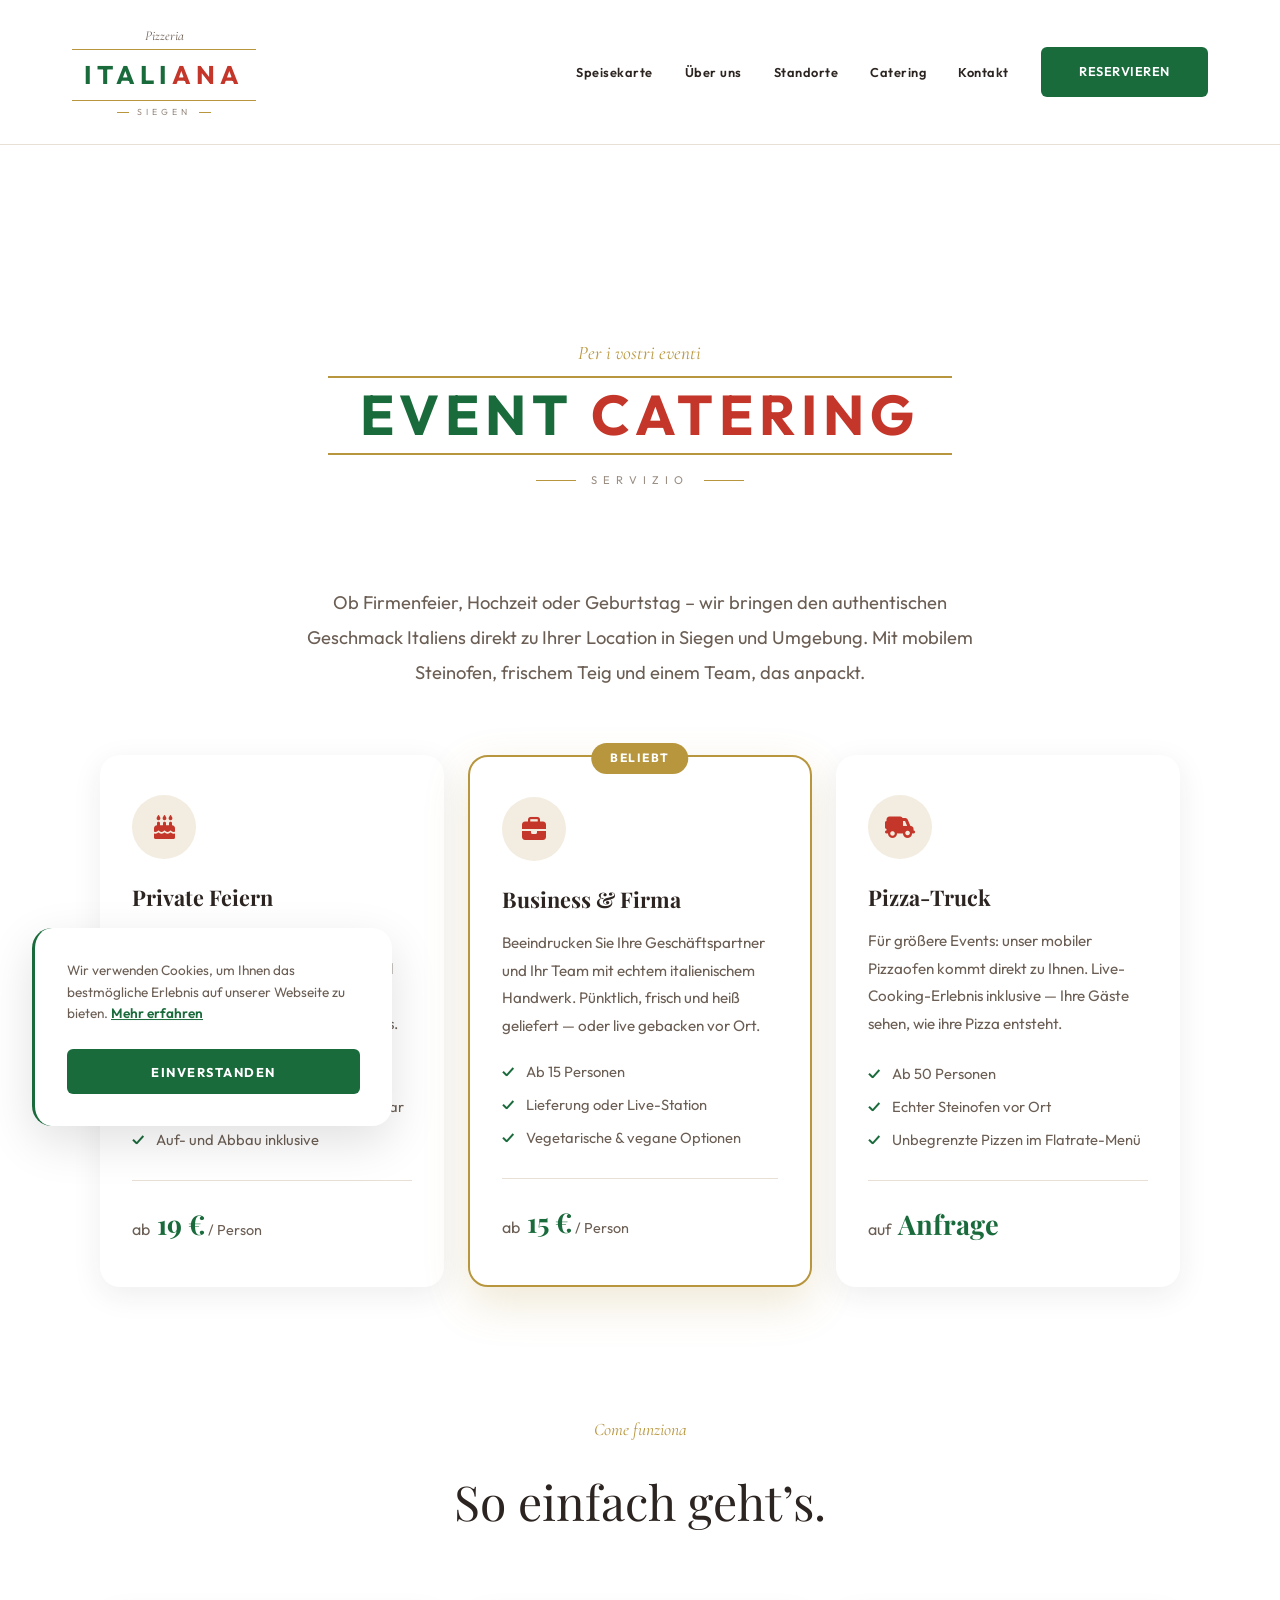
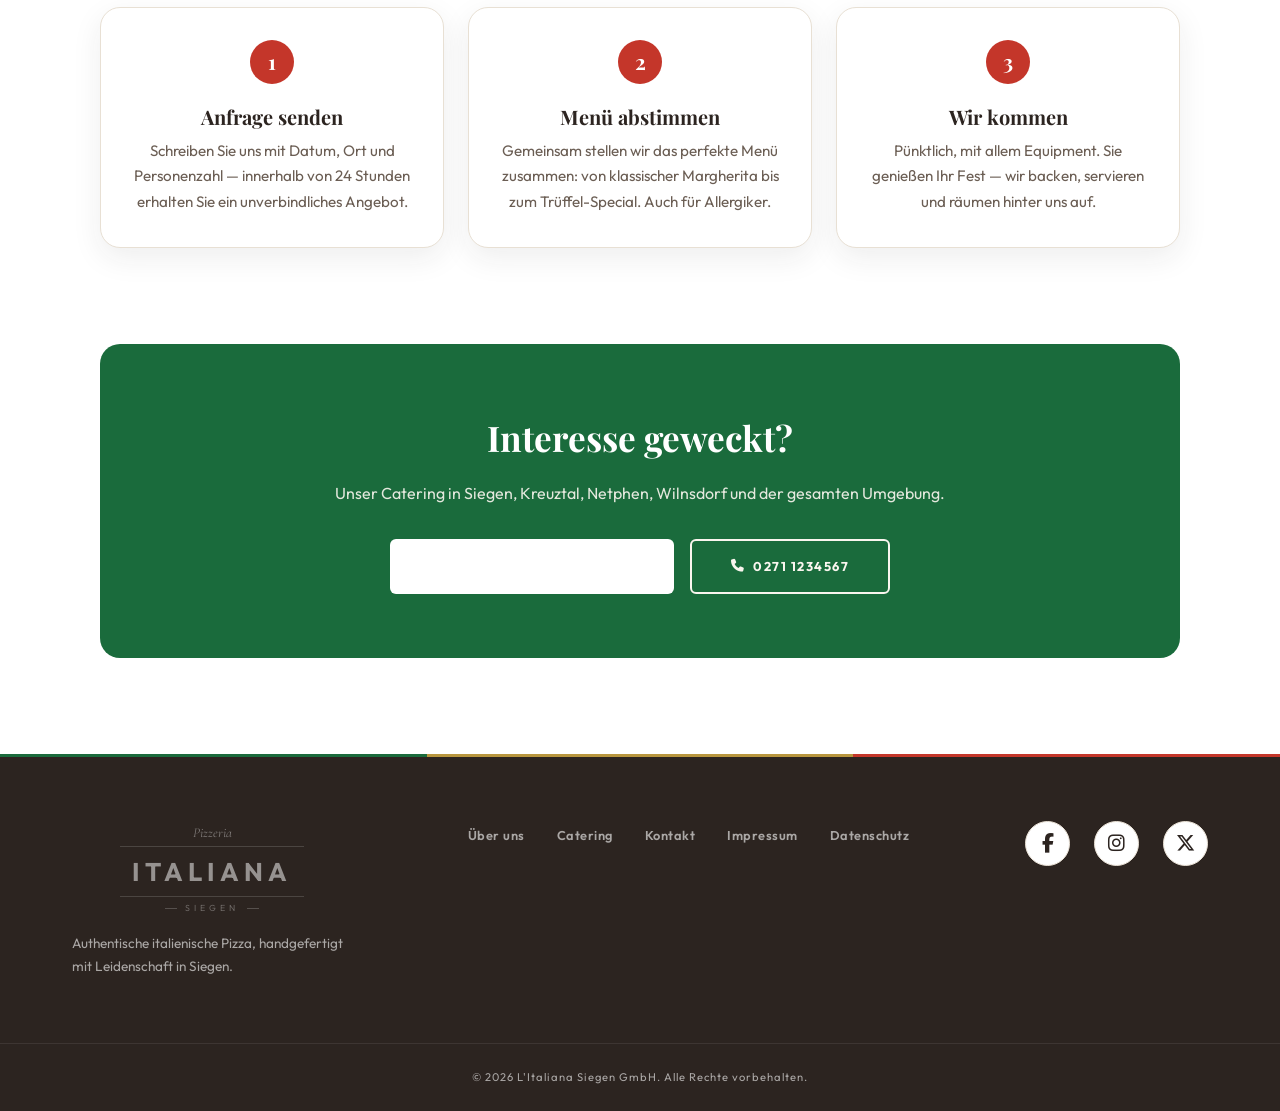
<file: catering.html>
<!DOCTYPE html>
<html lang="de">
<head>
    <meta charset="UTF-8">
    <meta name="viewport" content="width=device-width, initial-scale=1.0">
    <title>Catering | L'Italiana • Ihr Event in Siegen</title>
    <link rel="stylesheet" href="style.css">
    <link rel="stylesheet" href="https://cdnjs.cloudflare.com/ajax/libs/font-awesome/6.5.2/css/all.min.css">
    <link href="https://fonts.googleapis.com/css2?family=Cormorant+Garamond:ital,wght@0,600;1,600&family=Outfit:wght@300;400;600;700&family=Playfair+Display:ital,wght@0,400;0,700;1,400&display=swap" rel="stylesheet">
</head>
<body>
    <header>
        <div class="container nav-wrapper">
            <a href="index.html" class="brand-logo">
                <div class="logo-top">Pizzeria</div>
                <div class="logo-main"><span class="g">ITALI</span><span class="r">ANA</span></div>
                <div class="logo-bottom"><span></span>Siegen<span></span></div>
            </a>

            <button class="menu-toggle" id="menu-toggle" aria-label="Menü öffnen">
                <span></span><span></span><span></span>
            </button>

            <ul class="main-nav" id="main-nav">
                <li><a href="menu.html">Speisekarte</a></li>
                <li><a href="uber-uns.html">Über uns</a></li>
                <li><a href="standorte.html">Standorte</a></li>
                <li><a href="catering.html" class="active">Catering</a></li>
                <li><a href="kontakt.html">Kontakt</a></li>
                <li><a href="kontakt.html" class="btn-primary">Reservieren</a></li>
            </ul>
        </div>
    </header>

    <main>
        <section class="container" style="padding: 6rem 0;">
            <div class="page-header">
                <div class="page-title-brand reveal reveal-up">
                    <div class="brand-top">Per i vostri eventi</div>
                    <h1 class="brand-main"><span class="g">Event</span><span class="r"> Catering</span></h1>
                    <div class="brand-bottom"><span></span>Servizio<span></span></div>
                </div>
            </div>
            <p class="catering-lead reveal reveal-up">Ob Firmenfeier, Hochzeit oder Geburtstag &ndash; wir bringen den authentischen Geschmack Italiens direkt zu Ihrer Location in Siegen und Umgebung. Mit mobilem Steinofen, frischem Teig und einem Team, das anpackt.</p>

            <!-- Pakete -->
            <div class="catering-packages">
                <div class="catering-card reveal reveal-left">
                    <div class="catering-icon"><i class="fas fa-cake-candles"></i></div>
                    <h3>Private Feiern</h3>
                    <p class="catering-desc">Geburtstage, Familienfeste, Gartenpartys &mdash; eine exklusive Auswahl unserer Pizzen und Antipasti in privater Atmosphäre. Wir kümmern uns um alles.</p>
                    <ul class="catering-includes">
                        <li>Ab 20 Personen</li>
                        <li>Menü nach Wunsch zusammenstellbar</li>
                        <li>Auf- und Abbau inklusive</li>
                    </ul>
                    <p class="catering-price">ab <strong>19 &euro;</strong> <span>/ Person</span></p>
                </div>
                <div class="catering-card featured reveal reveal-up">
                    <div class="catering-flag">Beliebt</div>
                    <div class="catering-icon"><i class="fas fa-briefcase"></i></div>
                    <h3>Business &amp; Firma</h3>
                    <p class="catering-desc">Beeindrucken Sie Ihre Geschäftspartner und Ihr Team mit echtem italienischem Handwerk. Pünktlich, frisch und heiß geliefert &mdash; oder live gebacken vor Ort.</p>
                    <ul class="catering-includes">
                        <li>Ab 15 Personen</li>
                        <li>Lieferung oder Live-Station</li>
                        <li>Vegetarische &amp; vegane Optionen</li>
                    </ul>
                    <p class="catering-price">ab <strong>15 &euro;</strong> <span>/ Person</span></p>
                </div>
                <div class="catering-card reveal reveal-right">
                    <div class="catering-icon"><i class="fas fa-truck-field"></i></div>
                    <h3>Pizza-Truck</h3>
                    <p class="catering-desc">Für größere Events: unser mobiler Pizzaofen kommt direkt zu Ihnen. Live-Cooking-Erlebnis inklusive &mdash; Ihre Gäste sehen, wie ihre Pizza entsteht.</p>
                    <ul class="catering-includes">
                        <li>Ab 50 Personen</li>
                        <li>Echter Steinofen vor Ort</li>
                        <li>Unbegrenzte Pizzen im Flatrate-Menü</li>
                    </ul>
                    <p class="catering-price">auf <strong>Anfrage</strong></p>
                </div>
            </div>

            <!-- Ablauf -->
            <div class="catering-process">
                <p class="section-eyebrow">Come funziona</p>
                <h2 class="section-title">So einfach geht&rsquo;s.</h2>
                <div class="oven-grid">
                    <div class="oven-card reveal reveal-up">
                        <div class="process-step">1</div>
                        <h3>Anfrage senden</h3>
                        <p>Schreiben Sie uns mit Datum, Ort und Personenzahl &mdash; innerhalb von 24 Stunden erhalten Sie ein unverbindliches Angebot.</p>
                    </div>
                    <div class="oven-card reveal reveal-up">
                        <div class="process-step">2</div>
                        <h3>Menü abstimmen</h3>
                        <p>Gemeinsam stellen wir das perfekte Menü zusammen: von klassischer Margherita bis zum Trüffel-Special. Auch für Allergiker.</p>
                    </div>
                    <div class="oven-card reveal reveal-up">
                        <div class="process-step">3</div>
                        <h3>Wir kommen</h3>
                        <p>Pünktlich, mit allem Equipment. Sie genießen Ihr Fest &mdash; wir backen, servieren und räumen hinter uns auf.</p>
                    </div>
                </div>
            </div>

            <!-- Einsatzgebiet + CTA -->
            <div class="catering-cta reveal reveal-up">
                <div class="catering-cta-inner">
                    <h2>Interesse geweckt?</h2>
                    <p>Unser Catering in Siegen, Kreuztal, Netphen, Wilnsdorf und der gesamten Umgebung.</p>
                    <div class="standorte-cta-btns">
                        <a href="kontakt.html" class="btn-primary">Unverbindlich anfragen</a>
                        <a href="tel:+492711234567" class="btn-outline catering-phone"><i class="fas fa-phone"></i> 0271 1234567</a>
                    </div>
                </div>
            </div>
        </section>
    </main>

    <footer>
        <div class="tricolor-stripe">
            <div class="stripe-g"></div>
            <div class="stripe-w"></div>
            <div class="stripe-r"></div>
        </div>

        <div class="footer-content">
            <div class="container">
                <div class="footer-grid">
                    <div class="footer-brand">
                        <div class="brand-logo" style="pointer-events: none;">
                            <div class="logo-top">Pizzeria</div>
                            <div class="logo-main"><span class="g">ITALI</span><span class="r">ANA</span></div>
                            <div class="logo-bottom"><span></span>Siegen<span></span></div>
                        </div>
                        <p>Authentische italienische Pizza, handgefertigt mit Leidenschaft in Siegen.</p>
                    </div>

                    <ul class="footer-links">
                        <li><a href="uber-uns.html">Über uns</a></li>
                        <li><a href="catering.html">Catering</a></li>
                        <li><a href="kontakt.html">Kontakt</a></li>
                        <li><a href="impressum.html">Impressum</a></li>
                        <li><a href="datenschutz.html">Datenschutz</a></li>
                    </ul>

                    <div class="social-icons">
                        <a href="#" title="Facebook"><i class="fab fa-facebook-f"></i></a>
                        <a href="#" title="Instagram"><i class="fab fa-instagram"></i></a>
                        <a href="#" title="Twitter"><i class="fab fa-x-twitter"></i></a>
                    </div>
                </div>
            </div>
        </div>

        <div class="footer-bottom">
            &copy; 2026 L'Italiana Siegen GmbH. Alle Rechte vorbehalten.
        </div>
    </footer>

    <!-- WhatsApp Floating Button -->
    <a href="https://wa.me/492711234567" class="whatsapp-float" id="whatsapp-btn" target="_blank" rel="noopener noreferrer">
        <i class="fab fa-whatsapp"></i>
    </a>

    <!-- Cookie Banner -->
    <div id="cookie-banner" class="cookie-banner">
        <p>Wir verwenden Cookies, um Ihnen das bestmögliche Erlebnis auf unserer Webseite zu bieten. <a href="datenschutz.html">Mehr erfahren</a></p>
        <button id="accept-cookies" class="btn-primary">Einverstanden</button>
    </div>

    <script src="main.js"></script>
</body>
</html>
</file>
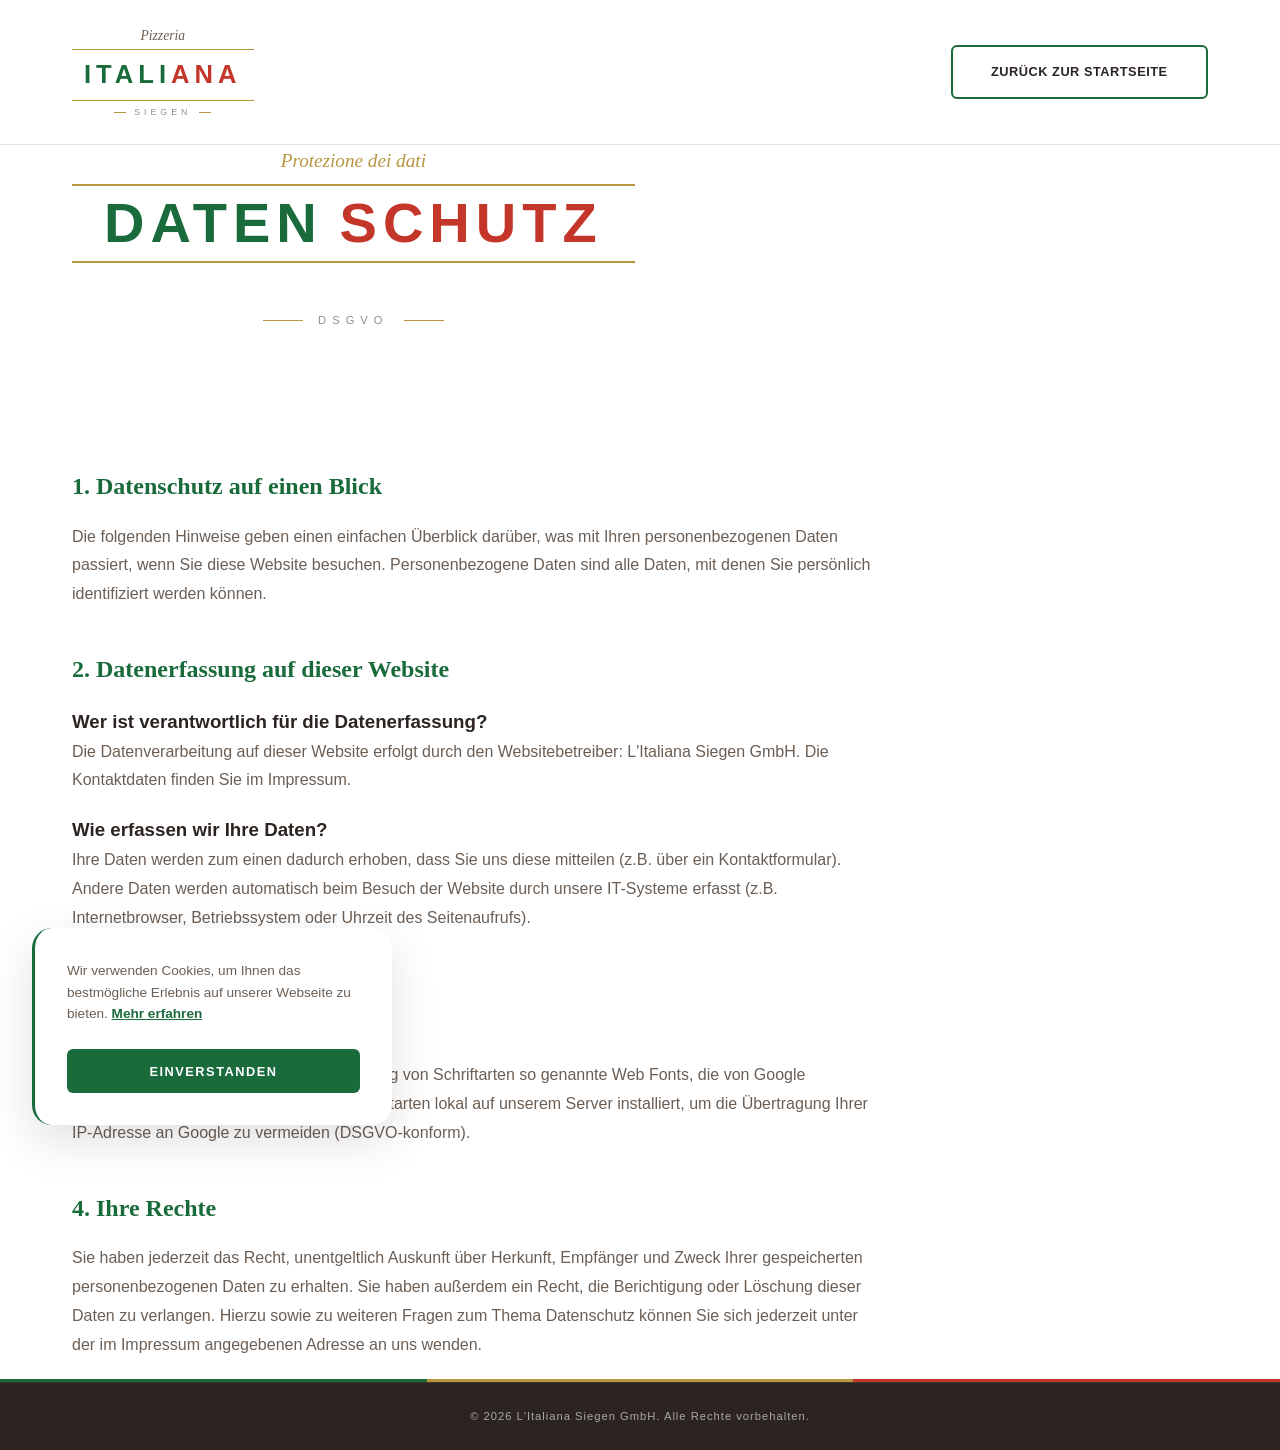
<file: datenschutz.html>
<!DOCTYPE html>
<html lang="de">
<head>
    <meta charset="UTF-8">
    <meta name="viewport" content="width=device-width, initial-scale=1.0">
    <title>Datenschutz | L'Italiana Siegen</title>
    <link rel="stylesheet" href="style.css">
    <style>
        main { padding-top: 60px; padding-bottom: 100px; }
        h1 { margin-bottom: 2rem; font-family: var(--font-display); font-size: 3rem; color: var(--text); }
        .legal-content { max-width: 800px; }
        .legal-content h2 { margin-top: 2.5rem; margin-bottom: 1rem; font-family: var(--font-display); font-size: 1.5rem; color: var(--green); }
        .legal-content p { margin-bottom: 1.2rem; line-height: 1.8; color: var(--text-secondary); }
        .legal-content a { color: var(--green); text-decoration: underline; }
    </style>
</head>
<body>
    <header>
        <div class="container nav-wrapper">
            <a href="index.html" class="brand-logo">
                <div class="logo-top">Pizzeria</div>
                <div class="logo-main"><span class="g">ITALI</span><span class="r">ANA</span></div>
                <div class="logo-bottom"><span></span>Siegen<span></span></div>
            </a>
            <ul class="main-nav">
                <li><a href="index.html" class="btn-outline">Zurück zur Startseite</a></li>
            </ul>
        </div>
    </header>

    <main class="container">
        <div class="legal-content">
            <div class="page-header" style="text-align: left; padding: 0 0 4rem 0;">
                <div class="page-title-brand reveal reveal-up">
                    <div class="brand-top">Protezione dei dati</div>
                    <h1 class="brand-main"><span class="g">Daten</span><span class="r">schutz</span></h1>
                    <div class="brand-bottom"><span></span>DSGVO<span></span></div>
                </div>
            </div>
            
            <h2>1. Datenschutz auf einen Blick</h2>
            <p>Die folgenden Hinweise geben einen einfachen Überblick darüber, was mit Ihren personenbezogenen Daten passiert, wenn Sie diese Website besuchen. Personenbezogene Daten sind alle Daten, mit denen Sie persönlich identifiziert werden können.</p>

            <h2>2. Datenerfassung auf dieser Website</h2>
            <h3>Wer ist verantwortlich für die Datenerfassung?</h3>
            <p>Die Datenverarbeitung auf dieser Website erfolgt durch den Websitebetreiber: L'Italiana Siegen GmbH. Die Kontaktdaten finden Sie im Impressum.</p>
            <h3>Wie erfassen wir Ihre Daten?</h3>
            <p>Ihre Daten werden zum einen dadurch erhoben, dass Sie uns diese mitteilen (z.B. über ein Kontaktformular). Andere Daten werden automatisch beim Besuch der Website durch unsere IT-Systeme erfasst (z.B. Internetbrowser, Betriebssystem oder Uhrzeit des Seitenaufrufs).</p>

            <h2>3. Plugins und Tools</h2>
            <h3>Google Fonts</h3>
            <p>Diese Seite nutzt zur einheitlichen Darstellung von Schriftarten so genannte Web Fonts, die von Google bereitgestellt werden. Wir haben diese Schriftarten lokal auf unserem Server installiert, um die Übertragung Ihrer IP-Adresse an Google zu vermeiden (DSGVO-konform).</p>

            <h2>4. Ihre Rechte</h2>
            <p>Sie haben jederzeit das Recht, unentgeltlich Auskunft über Herkunft, Empfänger und Zweck Ihrer gespeicherten personenbezogenen Daten zu erhalten. Sie haben außerdem ein Recht, die Berichtigung oder Löschung dieser Daten zu verlangen. Hierzu sowie zu weiteren Fragen zum Thema Datenschutz können Sie sich jederzeit unter der im Impressum angegebenen Adresse an uns wenden.</p>
        </div>
    </main>

    <footer>
        <div class="tricolor-stripe">
            <div class="stripe-g"></div>
            <div class="stripe-w"></div>
            <div class="stripe-r"></div>
        </div>
        <div class="footer-bottom">
            &copy; 2026 L'Italiana Siegen GmbH. Alle Rechte vorbehalten.
        </div>
    </footer>

    <!-- Cookie Banner -->
    <div id="cookie-banner" class="cookie-banner">
        <p>Wir verwenden Cookies, um Ihnen das bestmögliche Erlebnis auf unserer Webseite zu bieten. <a href="datenschutz.html">Mehr erfahren</a></p>
        <button id="accept-cookies" class="btn-primary">Einverstanden</button>
    </div>

    <script src="main.js"></script>
</body>
</html>
</file>
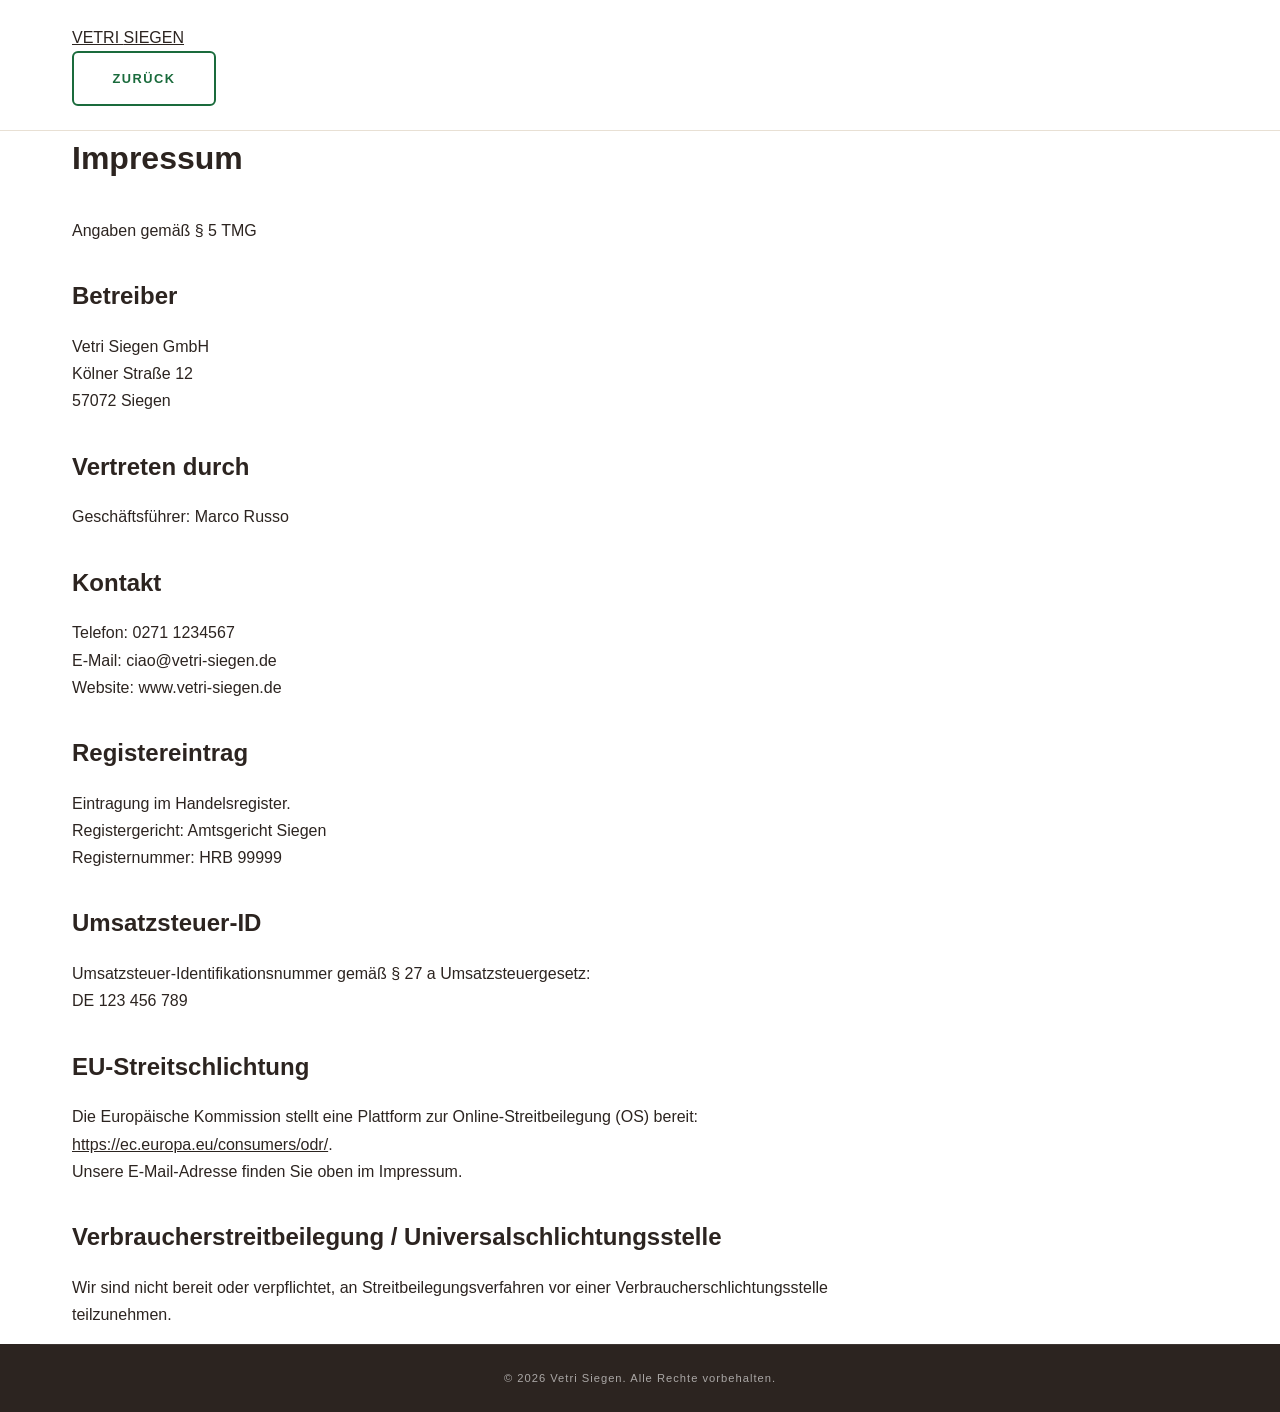
<file: impressum.html>
<!DOCTYPE html>
<html lang="de">
<head>
    <meta charset="UTF-8">
    <meta name="viewport" content="width=device-width, initial-scale=1.0">
    <title>Impressum | Vetri Siegen</title>
    <link rel="stylesheet" href="style.css">
    <style>
        main { padding-top: 150px; padding-bottom: 100px; }
        h1 { margin-bottom: 2rem; color: var(--accent); }
        .legal-content { max-width: 800px; }
        .legal-content h2 { margin-top: 2rem; margin-bottom: 1rem; font-size: 1.5rem; }
        .legal-content p { margin-bottom: 1rem; color: var(--text-muted); }
    </style>
</head>
<body>
    <header id="main-header">
        <nav class="container">
            <div class="logo">
                <a href="index.html">VETRI <span>SIEGEN</span></a>
            </div>
            <div class="nav-actions">
                <a href="index.html" class="btn btn-outline">Zurück</a>
            </div>
        </nav>
    </header>

    <main class="container">
        <div class="legal-content">
            <h1>Impressum</h1>
            <p>Angaben gemäß § 5 TMG</p>
            
            <h2>Betreiber</h2>
            <p>Vetri Siegen GmbH<br>
            Kölner Straße 12<br>
            57072 Siegen</p>

            <h2>Vertreten durch</h2>
            <p>Geschäftsführer: Marco Russo</p>

            <h2>Kontakt</h2>
            <p>Telefon: 0271 1234567<br>
            E-Mail: ciao@vetri-siegen.de<br>
            Website: www.vetri-siegen.de</p>

            <h2>Registereintrag</h2>
            <p>Eintragung im Handelsregister.<br>
            Registergericht: Amtsgericht Siegen<br>
            Registernummer: HRB 99999</p>

            <h2>Umsatzsteuer-ID</h2>
            <p>Umsatzsteuer-Identifikationsnummer gemäß § 27 a Umsatzsteuergesetz:<br>
            DE 123 456 789</p>

            <h2>EU-Streitschlichtung</h2>
            <p>Die Europäische Kommission stellt eine Plattform zur Online-Streitbeilegung (OS) bereit: 
            <a href="https://ec.europa.eu/consumers/odr/" target="_blank" rel="noopener">https://ec.europa.eu/consumers/odr/</a>.<br>
            Unsere E-Mail-Adresse finden Sie oben im Impressum.</p>

            <h2>Verbraucherstreitbeilegung / Universalschlichtungsstelle</h2>
            <p>Wir sind nicht bereit oder verpflichtet, an Streitbeilegungsverfahren vor einer Verbraucherschlichtungsstelle teilzunehmen.</p>
        </div>
    </main>

    <footer id="main-footer">
        <div class="container footer-bottom">
            <p>&copy; 2026 Vetri Siegen. Alle Rechte vorbehalten.</p>
        </div>
    </footer>
</body>
</html>
</file>
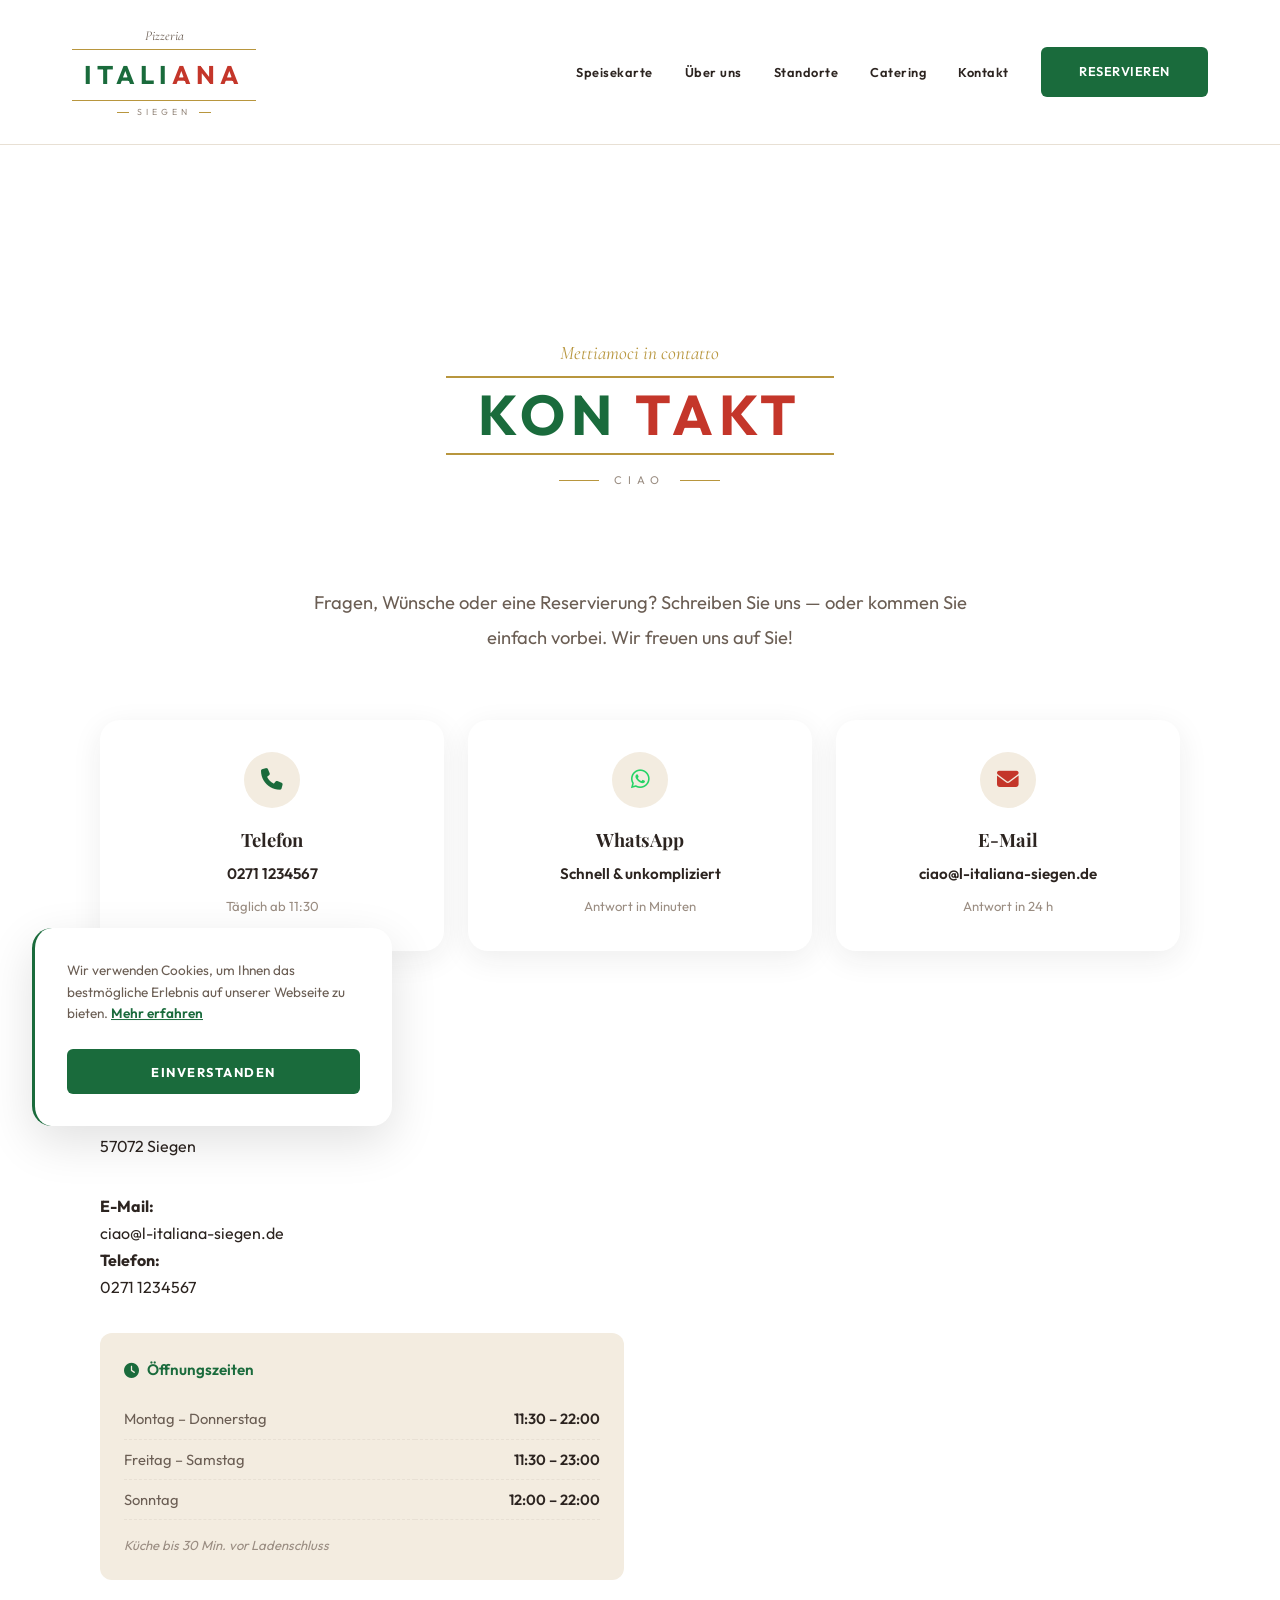
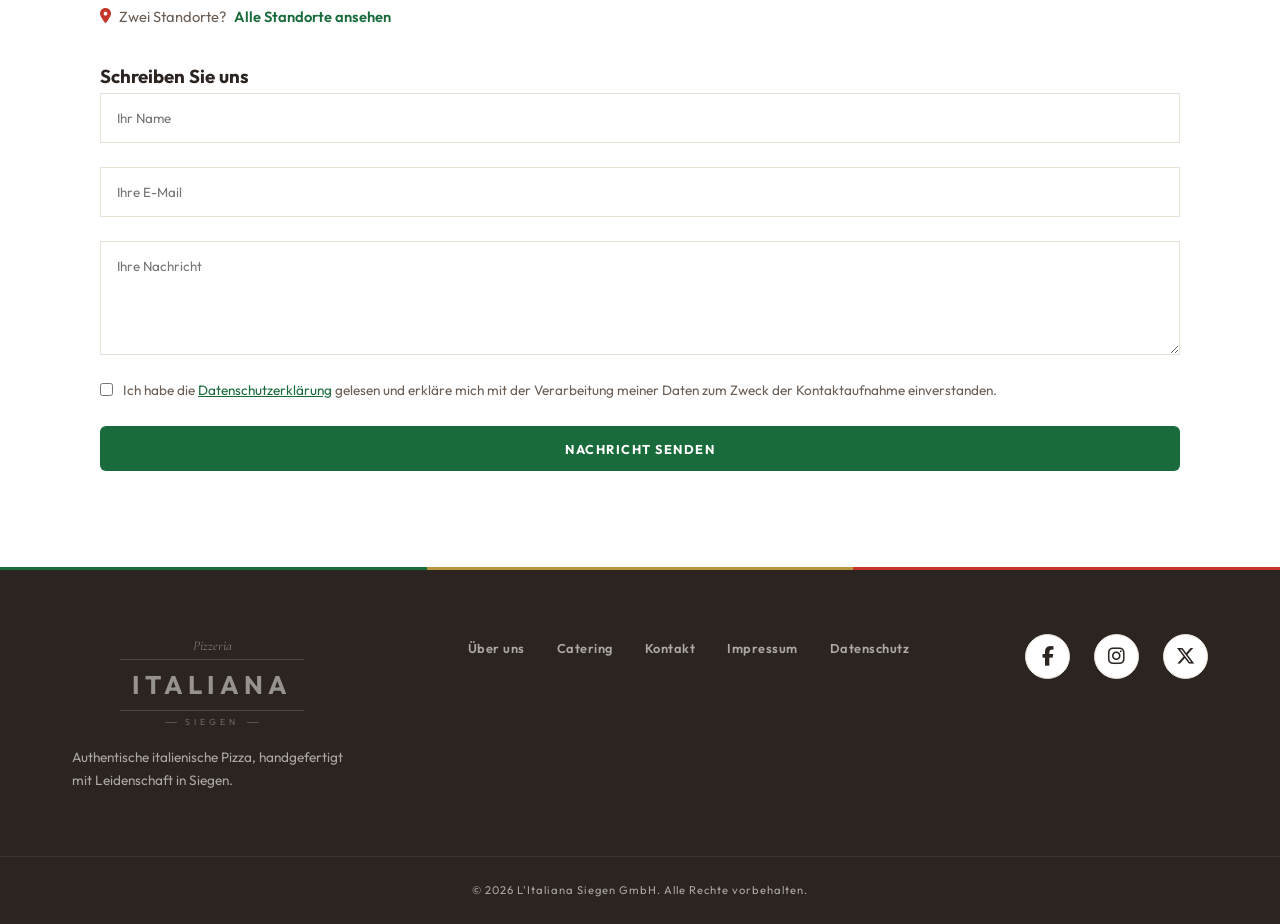
<file: kontakt.html>
<!DOCTYPE html>
<html lang="de">
<head>
    <meta charset="UTF-8">
    <meta name="viewport" content="width=device-width, initial-scale=1.0">
    <title>Kontakt | L'Italiana • Wir freuen uns auf Sie</title>
    <link rel="stylesheet" href="style.css">
    <link rel="stylesheet" href="https://cdnjs.cloudflare.com/ajax/libs/font-awesome/6.5.2/css/all.min.css">
    <link href="https://fonts.googleapis.com/css2?family=Cormorant+Garamond:ital,wght@0,600;1,600&family=Outfit:wght@300;400;600;700&family=Playfair+Display:ital,wght@0,400;0,700;1,400&display=swap" rel="stylesheet">
</head>
<body>
    <header>
        <div class="container nav-wrapper">
            <a href="index.html" class="brand-logo">
                <div class="logo-top">Pizzeria</div>
                <div class="logo-main"><span class="g">ITALI</span><span class="r">ANA</span></div>
                <div class="logo-bottom"><span></span>Siegen<span></span></div>
            </a>

            <button class="menu-toggle" id="menu-toggle" aria-label="Menü öffnen">
                <span></span><span></span><span></span>
            </button>

            <ul class="main-nav" id="main-nav">
                <li><a href="menu.html">Speisekarte</a></li>
                <li><a href="uber-uns.html">Über uns</a></li>
                <li><a href="standorte.html">Standorte</a></li>
                <li><a href="catering.html">Catering</a></li>
                <li><a href="kontakt.html" class="active">Kontakt</a></li>
                <li><a href="kontakt.html" class="btn-primary">Reservieren</a></li>
            </ul>
        </div>
    </header>

    <main>
        <section class="container" style="padding: 6rem 0;">
            <div class="page-header">
                <div class="page-title-brand reveal reveal-up">
                    <div class="brand-top">Mettiamoci in contatto</div>
                    <h1 class="brand-main"><span class="g">Kon</span><span class="r">takt</span></h1>
                    <div class="brand-bottom"><span></span>Ciao<span></span></div>
                </div>
            </div>

            <p class="kontakt-lead reveal reveal-up">Fragen, Wünsche oder eine Reservierung? Schreiben Sie uns &mdash; oder kommen Sie einfach vorbei. Wir freuen uns auf Sie!</p>

            <!-- Quick contact cards -->
            <div class="kontakt-quick">
                <a href="tel:+492711234567" class="quick-card reveal reveal-up">
                    <i class="fas fa-phone"></i>
                    <h3>Telefon</h3>
                    <p>0271 1234567</p>
                    <span>Täglich ab 11:30</span>
                </a>
                <a href="https://wa.me/492711234567" target="_blank" rel="noopener noreferrer" class="quick-card reveal reveal-up">
                    <i class="fab fa-whatsapp"></i>
                    <h3>WhatsApp</h3>
                    <p>Schnell &amp; unkompliziert</p>
                    <span>Antwort in Minuten</span>
                </a>
                <a href="mailto:ciao@l-italiana-siegen.de" class="quick-card reveal reveal-up">
                    <i class="fas fa-envelope"></i>
                    <h3>E-Mail</h3>
                    <p>ciao@l-italiana-siegen.de</p>
                    <span>Antwort in 24 h</span>
                </a>
            </div>

            <div class="menu-columns" style="margin-top: var(--sp-4xl);">
                <!-- Contact Info -->
                <div class="menu-col reveal reveal-left">
                    <h3>Anschrift</h3>
                    <p>L'Italiana Siegen GmbH<br>Kölner Straße 12<br>57072 Siegen</p>
                    <p style="margin-top: 2rem;"><strong>E-Mail:</strong><br>ciao@l-italiana-siegen.de</p>
                    <p><strong>Telefon:</strong><br>0271 1234567</p>
                    <div class="hours-box">
                        <h4><i class="fas fa-clock"></i> Öffnungszeiten</h4>
                        <table class="hours-table">
                            <tr><td>Montag &ndash; Donnerstag</td><td>11:30 &ndash; 22:00</td></tr>
                            <tr><td>Freitag &ndash; Samstag</td><td>11:30 &ndash; 23:00</td></tr>
                            <tr><td>Sonntag</td><td>12:00 &ndash; 22:00</td></tr>
                        </table>
                        <p class="hours-note">Küche bis 30 Min. vor Ladenschluss</p>
                    </div>
                    <div class="kontakt-map-hint">
                        <i class="fas fa-location-dot"></i> Zwei Standorte? <a href="standorte.html">Alle Standorte ansehen</a>
                    </div>
                </div>

                <!-- Form Template -->
                <div class="menu-col reveal reveal-right" style="grid-column: span 2;">
                    <h3>Schreiben Sie uns</h3>
                    <div class="form-container">
                        <form class="contact-form">
                            <div class="form-body" style="display: flex; flex-direction: column; gap: 1.5rem;">
                                <input type="text" placeholder="Ihr Name" required style="padding: 1rem; border: 1px solid var(--border); font-family: var(--font-body);">
                                <input type="email" placeholder="Ihre E-Mail" required style="padding: 1rem; border: 1px solid var(--border); font-family: var(--font-body);">
                                <textarea placeholder="Ihre Nachricht" required rows="5" style="padding: 1rem; border: 1px solid var(--border); font-family: var(--font-body);"></textarea>
                                <div style="display: flex; gap: 10px; align-items: flex-start; font-size: 0.85rem; color: var(--text-secondary);">
                                    <input type="checkbox" id="privacy" required style="margin-top: 4px;">
                                    <label for="privacy">Ich habe die <a href="datenschutz.html" style="color: var(--green); text-decoration: underline;">Datenschutzerklärung</a> gelesen und erkläre mich mit der Verarbeitung meiner Daten zum Zweck der Kontaktaufnahme einverstanden.</label>
                                </div>
                                <button type="submit" class="btn-primary">Nachricht senden</button>
                            </div>
                            <div class="form-loader">
                                <div class="spinner"></div>
                                <p>Wird gesendet...</p>
                            </div>
                            <div class="form-success-msg">
                                <h3 style="color: var(--green); margin-bottom: 1rem;">Grazie!</h3>
                                <p>Vielen Dank für Ihre Nachricht. Wir melden uns schnellstmöglich bei Ihnen.</p>
                                <button type="button" class="btn-outline" onclick="location.reload()" style="margin-top: 2rem;">Neu senden</button>
                            </div>
                        </form>
                    </div>
                </div>
            </div>
        </section>
    </main>

    <footer>
        <div class="tricolor-stripe">
            <div class="stripe-g"></div>
            <div class="stripe-w"></div>
            <div class="stripe-r"></div>
        </div>

        <div class="footer-content">
            <div class="container">
                <div class="footer-grid">
                    <div class="footer-brand">
                        <div class="brand-logo" style="pointer-events: none;">
                            <div class="logo-top">Pizzeria</div>
                            <div class="logo-main"><span class="g">ITALI</span><span class="r">ANA</span></div>
                            <div class="logo-bottom"><span></span>Siegen<span></span></div>
                        </div>
                        <p>Authentische italienische Pizza, handgefertigt mit Leidenschaft in Siegen.</p>
                    </div>

                    <ul class="footer-links">
                        <li><a href="uber-uns.html">Über uns</a></li>
                        <li><a href="catering.html">Catering</a></li>
                        <li><a href="kontakt.html">Kontakt</a></li>
                        <li><a href="impressum.html">Impressum</a></li>
                        <li><a href="datenschutz.html">Datenschutz</a></li>
                    </ul>

                    <div class="social-icons">
                        <a href="#" title="Facebook"><i class="fab fa-facebook-f"></i></a>
                        <a href="#" title="Instagram"><i class="fab fa-instagram"></i></a>
                        <a href="#" title="Twitter"><i class="fab fa-x-twitter"></i></a>
                    </div>
                </div>
            </div>
        </div>

        <div class="footer-bottom">
            &copy; 2026 L'Italiana Siegen GmbH. Alle Rechte vorbehalten.
        </div>
    </footer>

    <!-- WhatsApp Floating Button -->
    <a href="https://wa.me/492711234567" class="whatsapp-float" id="whatsapp-btn" target="_blank" rel="noopener noreferrer">
        <i class="fab fa-whatsapp"></i>
    </a>

    <!-- Cookie Banner -->
    <div id="cookie-banner" class="cookie-banner">
        <p>Wir verwenden Cookies, um Ihnen das bestmögliche Erlebnis auf unserer Webseite zu bieten. <a href="datenschutz.html">Mehr erfahren</a></p>
        <button id="accept-cookies" class="btn-primary">Einverstanden</button>
    </div>

    <script src="main.js"></script>
</body>
</html>
</file>
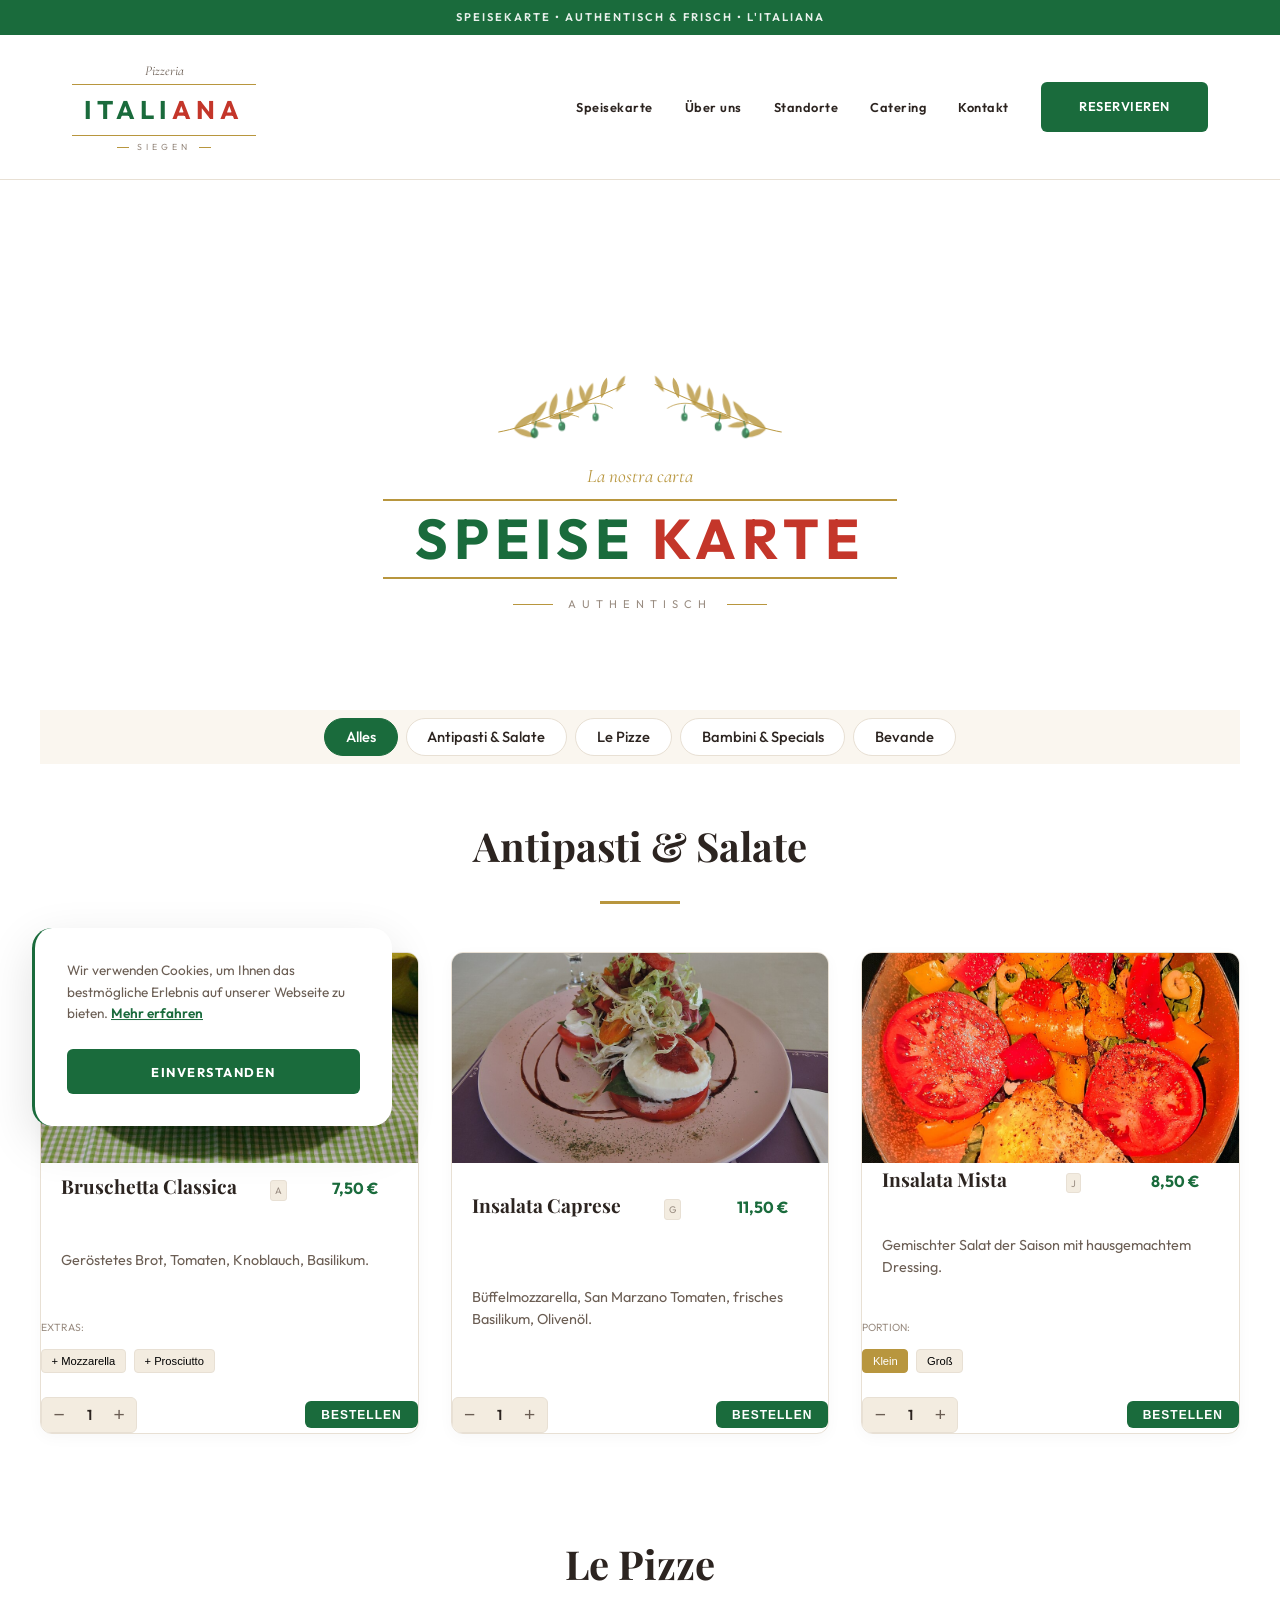
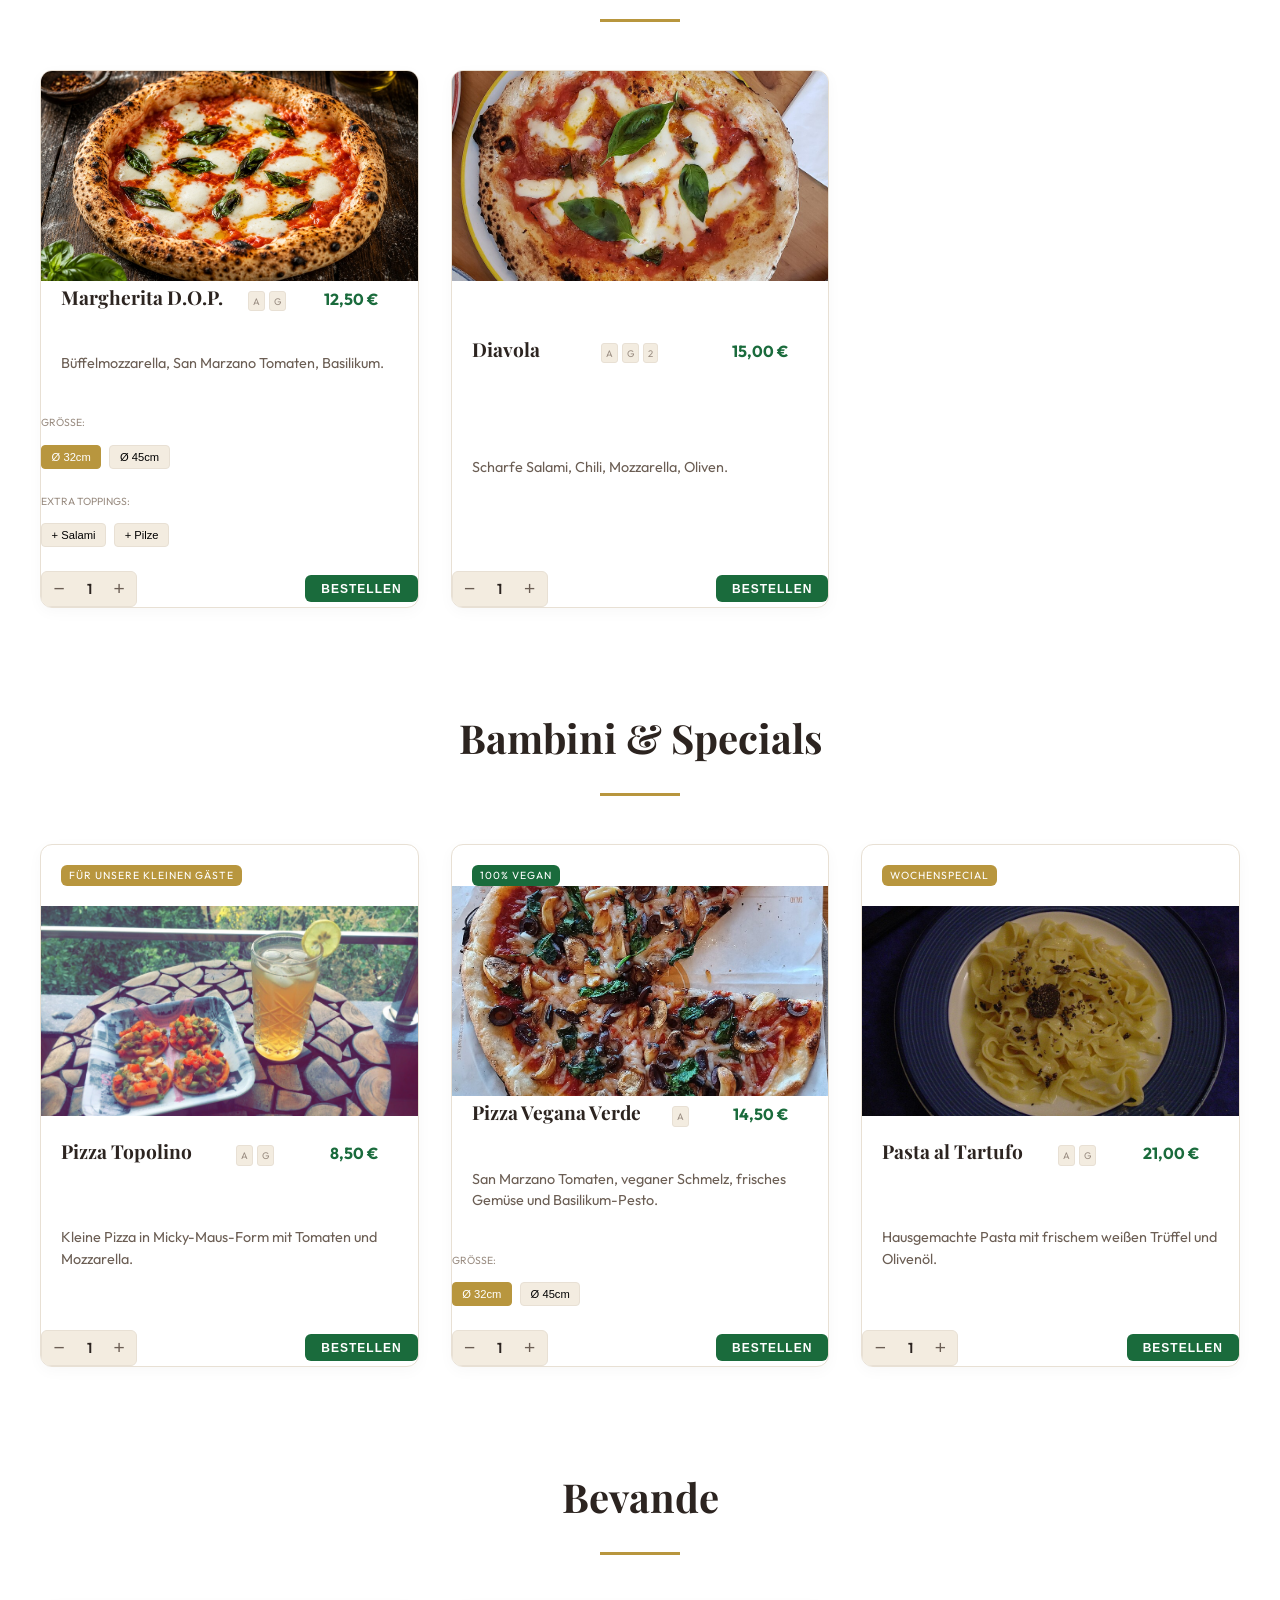
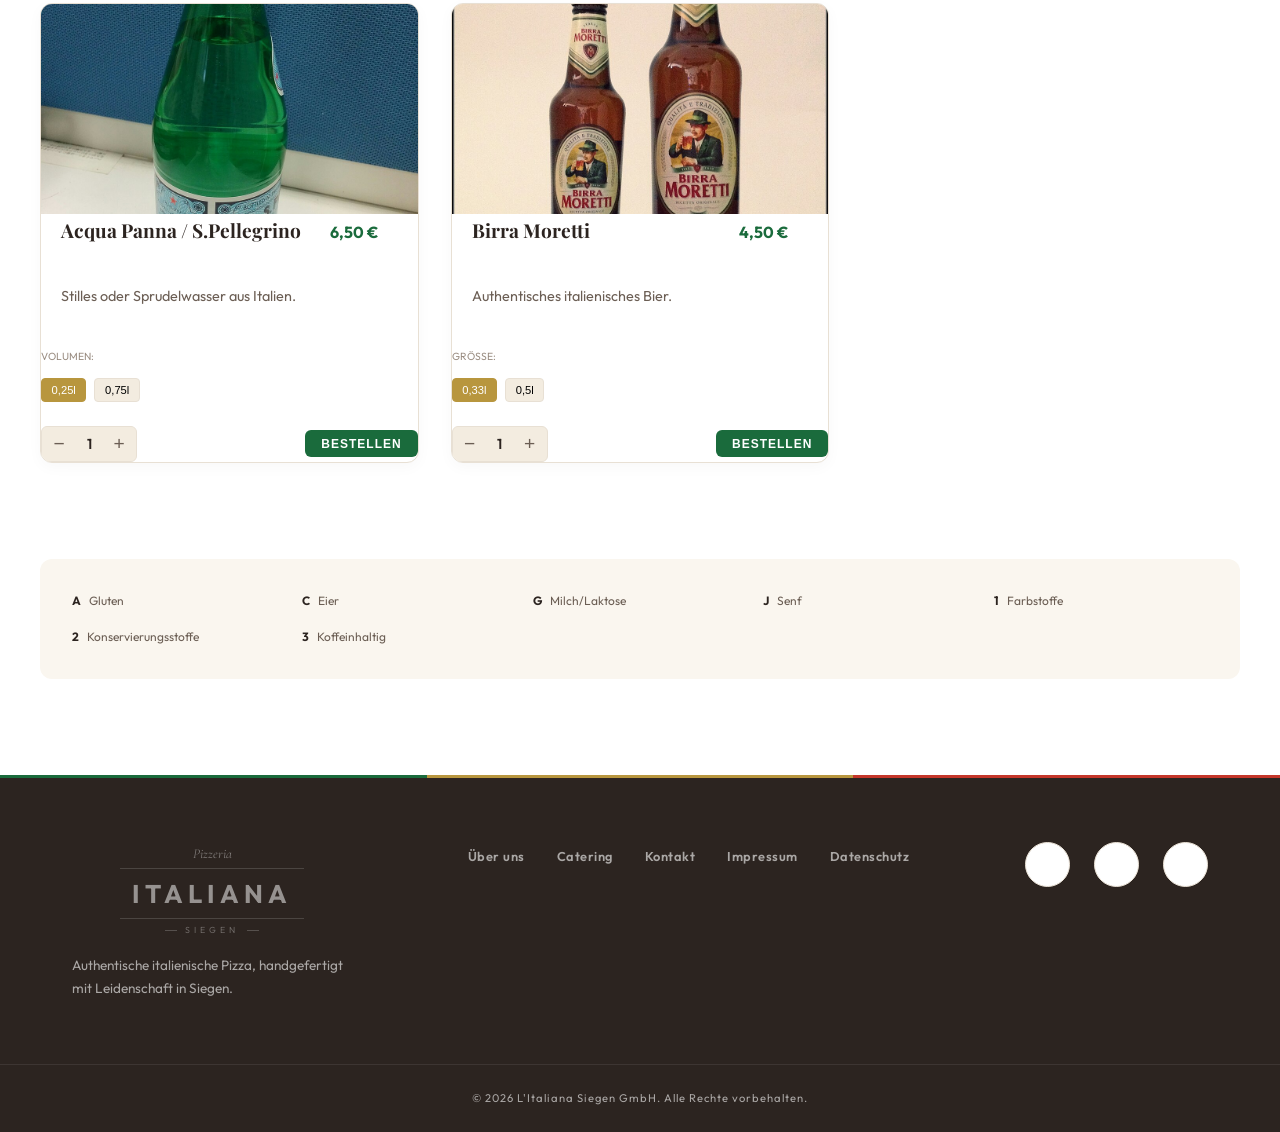
<file: menu.html>
<!DOCTYPE html>
<html lang="de">
<head>
    <meta charset="UTF-8">
    <meta name="viewport" content="width=device-width, initial-scale=1.0">
    <title>Speisekarte | L'Italiana • Authentische Italienische Küche</title>
    <link rel="stylesheet" href="style.css">
    <link href="https://fonts.googleapis.com/css2?family=Cormorant+Garamond:ital,wght@0,600;1,600&family=Outfit:wght@300;400;600;700&family=Playfair+Display:ital,wght@0,400;0,700;1,400&display=swap" rel="stylesheet">
</head>
<body>
    <div class="top-notice">SPEISEKARTE • AUTHENTISCH & FRISCH • L'ITALIANA</div>

    <header>
        <div class="container nav-wrapper">
            <a href="index.html" class="brand-logo">
                <div class="logo-top">Pizzeria</div>
                <div class="logo-main"><span class="g">ITALI</span><span class="r">ANA</span></div>
                <div class="logo-bottom"><span></span>Siegen<span></span></div>
            </a>

            <button class="menu-toggle" id="menu-toggle" aria-label="Menü öffnen">
                <span></span><span></span><span></span>
            </button>

            <ul class="main-nav" id="main-nav">
                <li><a href="menu.html" class="active">Speisekarte</a></li>
                <li><a href="uber-uns.html">Über uns</a></li>
                <li><a href="standorte.html">Standorte</a></li>
                <li><a href="catering.html">Catering</a></li>
                <li><a href="kontakt.html">Kontakt</a></li>
                <li><a href="kontakt.html" class="btn-primary">Reservieren</a></li>
            </ul>
        </div>
    </header>

    <main class="tile-pattern">
        <section class="container" style="padding: 6rem 0;">
            <div class="page-header">
                <!-- Premium Artistic Olive Branch SVG -->
                <svg class="olive-premium-svg" viewBox="0 0 480 110" xmlns="http://www.w3.org/2000/svg" style="width: 300px; margin-bottom: 1.25rem;">
                    <!-- Left branch -->

                        <g class="olive-branch-half">
                            <path class="stem" d="M14,96 C58,88 118,64 216,20" stroke="var(--gold)" stroke-width="1.6" fill="none" stroke-linecap="round" />
                            <path class="stem" d="M96,74 C112,66 128,66 142,72" stroke="var(--gold)" stroke-width="1.2" fill="none" stroke-linecap="round" />
                            <path class="stem" d="M152,52 C168,48 184,50 196,58" stroke="var(--gold)" stroke-width="1.2" fill="none" stroke-linecap="round" />
                            <path class="leaf" d="M38.0,91.0 C56.4,89.1 69.9,76.4 75.7,64.6 C62.6,66.1 46.0,74.4 38.0,91.0 Z" />
                            <path class="leaf" style="animation-delay: 0.15s" d="M38.0,91.0 C47.6,102.2 62.2,105.2 72.6,103.6 C65.7,95.7 52.6,88.6 38.0,91.0 Z" />
                            <path class="leaf" style="animation-delay: 0.3s" d="M66.0,82.0 C81.8,74.4 89.7,58.6 91.1,46.2 C79.9,51.7 67.8,64.6 66.0,82.0 Z" />
                            <path class="leaf" style="animation-delay: 0.45s" d="M66.0,82.0 C77.0,90.4 91.0,90.3 100.2,86.8 C92.3,80.9 78.9,77.0 66.0,82.0 Z" />
                            <path class="leaf" style="animation-delay: 0.6s" d="M96.0,74.0 C107.6,62.1 109.5,45.5 106.7,34.0 C98.6,42.5 91.9,57.9 96.0,74.0 Z" />
                            <path class="leaf" style="animation-delay: 0.75s" d="M96.0,74.0 C111.0,78.6 125.8,73.1 134.2,65.9 C123.6,62.7 107.8,63.7 96.0,74.0 Z" />
                            <path class="leaf" style="animation-delay: 0.9s" d="M126.0,64.0 C134.8,51.0 133.9,35.3 129.4,25.0 C123.2,34.3 119.6,49.7 126.0,64.0 Z" />
                            <path class="leaf" style="animation-delay: 1.05s" d="M126.0,64.0 C140.8,64.3 152.7,55.5 158.5,46.7 C148.0,46.6 134.0,51.6 126.0,64.0 Z" />
                            <path class="leaf" style="animation-delay: 1.2s" d="M152.0,52.0 C163.2,42.4 166.2,27.8 164.6,17.4 C156.7,24.3 149.6,37.4 152.0,52.0 Z" />
                            <path class="leaf" style="animation-delay: 1.35s" d="M152.0,52.0 C155.2,39.5 150.0,27.5 143.7,20.9 C141.5,29.8 143.0,42.7 152.0,52.0 Z" />
                            <path class="leaf" style="animation-delay: 1.5s" d="M178.0,42.0 C187.6,32.1 189.3,18.2 186.9,8.7 C180.1,15.8 174.6,28.6 178.0,42.0 Z" />
                            <path class="leaf" style="animation-delay: 1.65s" d="M202.0,32.0 C212.1,25.5 216.1,14.1 216.0,5.6 C208.9,10.3 201.7,20.0 202.0,32.0 Z" />
                            <path class="stem" d="M74,79 C72,84 71,88 71,91" stroke="var(--green)" stroke-width="1.3" fill="none" stroke-linecap="round" style="animation-delay: 1.7s" />
                            <ellipse class="olive-fruit" style="animation-delay: 1.8s" cx="71" cy="98" rx="6" ry="8" />
                            <ellipse class="olive-highlight" style="animation-delay: 1.8s" cx="69" cy="95" rx="1.8" ry="2.6" />
                            <path class="stem" d="M112,68 C112,73 113,77 114,80" stroke="var(--green)" stroke-width="1.3" fill="none" stroke-linecap="round" style="animation-delay: 1.9s" />
                            <ellipse class="olive-fruit" style="animation-delay: 2s" cx="115" cy="87" rx="5.5" ry="7.2" />
                            <ellipse class="olive-highlight" style="animation-delay: 2s" cx="113" cy="84.5" rx="1.6" ry="2.3" />
                            <path class="stem" d="M168,53 C170,58 170,62 169,65" stroke="var(--green)" stroke-width="1.3" fill="none" stroke-linecap="round" style="animation-delay: 2.1s" />
                            <ellipse class="olive-fruit" style="animation-delay: 2.2s" cx="169" cy="72" rx="5" ry="6.6" />
                            <ellipse class="olive-highlight" style="animation-delay: 2.2s" cx="167.5" cy="69.8" rx="1.5" ry="2.1" />
                        </g>
                    <!-- Right branch: mirrored, tips meet at center -->
                    <g transform="translate(480,0) scale(-1,1)">
                        <g class="olive-branch-half">
                            <path class="stem" d="M14,96 C58,88 118,64 216,20" stroke="var(--gold)" stroke-width="1.6" fill="none" stroke-linecap="round" />
                            <path class="stem" d="M96,74 C112,66 128,66 142,72" stroke="var(--gold)" stroke-width="1.2" fill="none" stroke-linecap="round" />
                            <path class="stem" d="M152,52 C168,48 184,50 196,58" stroke="var(--gold)" stroke-width="1.2" fill="none" stroke-linecap="round" />
                            <path class="leaf" d="M38.0,91.0 C56.4,89.1 69.9,76.4 75.7,64.6 C62.6,66.1 46.0,74.4 38.0,91.0 Z" />
                            <path class="leaf" style="animation-delay: 0.15s" d="M38.0,91.0 C47.6,102.2 62.2,105.2 72.6,103.6 C65.7,95.7 52.6,88.6 38.0,91.0 Z" />
                            <path class="leaf" style="animation-delay: 0.3s" d="M66.0,82.0 C81.8,74.4 89.7,58.6 91.1,46.2 C79.9,51.7 67.8,64.6 66.0,82.0 Z" />
                            <path class="leaf" style="animation-delay: 0.45s" d="M66.0,82.0 C77.0,90.4 91.0,90.3 100.2,86.8 C92.3,80.9 78.9,77.0 66.0,82.0 Z" />
                            <path class="leaf" style="animation-delay: 0.6s" d="M96.0,74.0 C107.6,62.1 109.5,45.5 106.7,34.0 C98.6,42.5 91.9,57.9 96.0,74.0 Z" />
                            <path class="leaf" style="animation-delay: 0.75s" d="M96.0,74.0 C111.0,78.6 125.8,73.1 134.2,65.9 C123.6,62.7 107.8,63.7 96.0,74.0 Z" />
                            <path class="leaf" style="animation-delay: 0.9s" d="M126.0,64.0 C134.8,51.0 133.9,35.3 129.4,25.0 C123.2,34.3 119.6,49.7 126.0,64.0 Z" />
                            <path class="leaf" style="animation-delay: 1.05s" d="M126.0,64.0 C140.8,64.3 152.7,55.5 158.5,46.7 C148.0,46.6 134.0,51.6 126.0,64.0 Z" />
                            <path class="leaf" style="animation-delay: 1.2s" d="M152.0,52.0 C163.2,42.4 166.2,27.8 164.6,17.4 C156.7,24.3 149.6,37.4 152.0,52.0 Z" />
                            <path class="leaf" style="animation-delay: 1.35s" d="M152.0,52.0 C155.2,39.5 150.0,27.5 143.7,20.9 C141.5,29.8 143.0,42.7 152.0,52.0 Z" />
                            <path class="leaf" style="animation-delay: 1.5s" d="M178.0,42.0 C187.6,32.1 189.3,18.2 186.9,8.7 C180.1,15.8 174.6,28.6 178.0,42.0 Z" />
                            <path class="leaf" style="animation-delay: 1.65s" d="M202.0,32.0 C212.1,25.5 216.1,14.1 216.0,5.6 C208.9,10.3 201.7,20.0 202.0,32.0 Z" />
                            <path class="stem" d="M74,79 C72,84 71,88 71,91" stroke="var(--green)" stroke-width="1.3" fill="none" stroke-linecap="round" style="animation-delay: 1.7s" />
                            <ellipse class="olive-fruit" style="animation-delay: 1.8s" cx="71" cy="98" rx="6" ry="8" />
                            <ellipse class="olive-highlight" style="animation-delay: 1.8s" cx="69" cy="95" rx="1.8" ry="2.6" />
                            <path class="stem" d="M112,68 C112,73 113,77 114,80" stroke="var(--green)" stroke-width="1.3" fill="none" stroke-linecap="round" style="animation-delay: 1.9s" />
                            <ellipse class="olive-fruit" style="animation-delay: 2s" cx="115" cy="87" rx="5.5" ry="7.2" />
                            <ellipse class="olive-highlight" style="animation-delay: 2s" cx="113" cy="84.5" rx="1.6" ry="2.3" />
                            <path class="stem" d="M168,53 C170,58 170,62 169,65" stroke="var(--green)" stroke-width="1.3" fill="none" stroke-linecap="round" style="animation-delay: 2.1s" />
                            <ellipse class="olive-fruit" style="animation-delay: 2.2s" cx="169" cy="72" rx="5" ry="6.6" />
                            <ellipse class="olive-highlight" style="animation-delay: 2.2s" cx="167.5" cy="69.8" rx="1.5" ry="2.1" />
                        </g>
                        </g>
                </svg>
                <div class="page-title-brand reveal reveal-up">
                    <div class="brand-top">La nostra carta</div>
                    <h1 class="brand-main"><span class="g">Speise</span><span class="r">karte</span></h1>
                    <div class="brand-bottom"><span></span>Authentisch<span></span></div>
                </div>
            </div>

            <div class="menu-filters" id="menu-filters" role="tablist" aria-label="Speisekarte filtern">
                <button class="menu-filter-btn active" data-filter="all" role="tab" aria-selected="true">Alles</button>
                <button class="menu-filter-btn" data-filter="antipasti" role="tab" aria-selected="false">Antipasti &amp; Salate</button>
                <button class="menu-filter-btn" data-filter="pizza" role="tab" aria-selected="false">Le Pizze</button>
                <button class="menu-filter-btn" data-filter="bambini" role="tab" aria-selected="false">Bambini &amp; Specials</button>
                <button class="menu-filter-btn" data-filter="bevande" role="tab" aria-selected="false">Bevande</button>
            </div>

            <div class="menu-sections">
                <!-- Antipasti & Salate -->
                <section class="menu-category-section reveal reveal-up" data-category="antipasti">
                    <h3>Antipasti & Salate</h3>
                    <div class="dishes-grid">
                        <div class="dish dish-photo">
                            <img class="dish-img" src="assets/bruschetta.jpg" alt="Bruschetta Classica" loading="lazy"><div class="dish-header">
                                <span class="dish-title">Bruschetta Classica</span>
                                <div class="allergens"><span class="allergen-tag" title="Gluten">A</span></div>
                                <span class="dish-price">7,50 €</span>
                            </div>
                            <p class="dish-desc">Geröstetes Brot, Tomaten, Knoblauch, Basilikum.</p>
                            <div class="dish-footer" style="flex-direction: column; align-items: stretch;">
                                <div class="dish-variants">
                                    <span class="variant-group-label">Extras:</span>
                                    <button class="variant-btn multi-select">+ Mozzarella</button>
                                    <button class="variant-btn multi-select">+ Prosciutto</button>
                                </div>
                                <div style="display: flex; justify-content: space-between; align-items: center; width: 100%;">
                                    <div class="quantity-selector">
                                        <button class="qty-btn minus">−</button>
                                        <input type="text" class="qty-input" value="1" readonly>
                                        <button class="qty-btn plus">+</button>
                                    </div>
                                    <button class="btn-order-small">Bestellen</button>
                                </div>
                            </div>
                        </div>
                        <div class="dish dish-photo">
                            <img class="dish-img" src="assets/caprese.jpg" alt="Insalata Caprese" loading="lazy"><div class="dish-header">
                                <span class="dish-title">Insalata Caprese</span>
                                <div class="allergens"><span class="allergen-tag" title="Milch/Laktose">G</span></div>
                                <span class="dish-price">11,50 €</span>
                            </div>
                            <p class="dish-desc">Büffelmozzarella, San Marzano Tomaten, frisches Basilikum, Olivenöl.</p>
                            <div class="dish-footer" style="flex-direction: column; align-items: stretch;">
                                <div style="display: flex; justify-content: space-between; align-items: center; width: 100%;">
                                    <div class="quantity-selector">
                                        <button class="qty-btn minus">−</button>
                                        <input type="text" class="qty-input" value="1" readonly>
                                        <button class="qty-btn plus">+</button>
                                    </div>
                                    <button class="btn-order-small">Bestellen</button>
                                </div>
                            </div>
                        </div>
                        <div class="dish dish-photo">
                            <img class="dish-img" src="assets/insalata.jpg" alt="Insalata Mista" loading="lazy"><div class="dish-header">
                                <span class="dish-title">Insalata Mista</span>
                                <div class="allergens"><span class="allergen-tag" title="Senf">J</span></div>
                                <span class="dish-price">8,50 €</span>
                            </div>
                            <p class="dish-desc">Gemischter Salat der Saison mit hausgemachtem Dressing.</p>
                            <div class="dish-footer" style="flex-direction: column; align-items: stretch;">
                                <div class="dish-variants">
                                    <span class="variant-group-label">Portion:</span>
                                    <button class="variant-btn active">Klein</button>
                                    <button class="variant-btn">Groß</button>
                                </div>
                                <div style="display: flex; justify-content: space-between; align-items: center; width: 100%;">
                                    <div class="quantity-selector">
                                        <button class="qty-btn minus">−</button>
                                        <input type="text" class="qty-input" value="1" readonly>
                                        <button class="qty-btn plus">+</button>
                                    </div>
                                    <button class="btn-order-small">Bestellen</button>
                                </div>
                            </div>
                        </div>
                    </div>
                </section>

                <!-- Pizza -->
                <section class="menu-category-section reveal reveal-up" data-category="pizza">
                    <h3>Le Pizze</h3>
                    <div class="dishes-grid">
                        <div class="dish dish-photo">
                            <img class="dish-img" src="assets/margherita.jpg" alt="Pizza Margherita D.O.P." loading="lazy"><div class="dish-header">
                                <span class="dish-title">Margherita D.O.P.</span>
                                <div class="allergens"><span class="allergen-tag" title="Gluten">A</span><span class="allergen-tag" title="Milch/Laktose">G</span></div>
                                <span class="dish-price">12,50 €</span>
                            </div>
                            <p class="dish-desc">Büffelmozzarella, San Marzano Tomaten, Basilikum.</p>
                            <div class="dish-footer" style="flex-direction: column; align-items: stretch;">
                                <div class="dish-variants">
                                    <span class="variant-group-label">Größe:</span>
                                    <button class="variant-btn active">Ø 32cm</button>
                                    <button class="variant-btn">Ø 45cm</button>
                                </div>
                                <div class="dish-variants">
                                    <span class="variant-group-label">Extra Toppings:</span>
                                    <button class="variant-btn multi-select">+ Salami</button>
                                    <button class="variant-btn multi-select">+ Pilze</button>
                                </div>
                                <div style="display: flex; justify-content: space-between; align-items: center; width: 100%;">
                                    <div class="quantity-selector">
                                        <button class="qty-btn minus">−</button>
                                        <input type="text" class="qty-input" value="1" readonly>
                                        <button class="qty-btn plus">+</button>
                                    </div>
                                    <button class="btn-order-small">Bestellen</button>
                                </div>
                            </div>
                        </div>
                        <div class="dish dish-photo">
                            <img class="dish-img" src="assets/diavola.jpg" alt="Pizza Diavola" loading="lazy"><div class="dish-header">
                                <span class="dish-title">Diavola</span>
                                <div class="allergens"><span class="allergen-tag" title="Gluten">A</span><span class="allergen-tag" title="Milch/Laktose">G</span><span class="allergen-tag" title="Konservierungsstoffe">2</span></div>
                                <span class="dish-price">15,00 €</span>
                            </div>
                            <p class="dish-desc">Scharfe Salami, Chili, Mozzarella, Oliven.</p>
                            <div class="dish-footer" style="flex-direction: column; align-items: stretch;">
                                <div style="display: flex; justify-content: space-between; align-items: center; width: 100%;">
                                    <div class="quantity-selector">
                                        <button class="qty-btn minus">−</button>
                                        <input type="text" class="qty-input" value="1" readonly>
                                        <button class="qty-btn plus">+</button>
                                    </div>
                                    <button class="btn-order-small">Bestellen</button>
                                </div>
                            </div>
                        </div>
                    </div>
                </section>

                <!-- Bambini & Specials -->
                <section class="menu-category-section reveal reveal-up" data-category="bambini">
                    <h3>Bambini & Specials</h3>
                    <div class="dishes-grid">
                        <div class="dish dish-photo">
                            <span class="dish-label">Für unsere kleinen Gäste</span>
                            <img class="dish-img" src="assets/topolino.jpg" alt="Pizza Topolino" loading="lazy"><div class="dish-header">
                                <span class="dish-title">Pizza Topolino</span>
                                <div class="allergens"><span class="allergen-tag" title="Gluten">A</span><span class="allergen-tag" title="Milch/Laktose">G</span></div>
                                <span class="dish-price">8,50 €</span>
                            </div>
                            <p class="dish-desc">Kleine Pizza in Micky-Maus-Form mit Tomaten und Mozzarella.</p>
                            <div class="dish-footer" style="flex-direction: column; align-items: stretch;">
                                <div style="display: flex; justify-content: space-between; align-items: center; width: 100%;">
                                    <div class="quantity-selector">
                                        <button class="qty-btn minus">−</button>
                                        <input type="text" class="qty-input" value="1" readonly>
                                        <button class="qty-btn plus">+</button>
                                    </div>
                                    <button class="btn-order-small">Bestellen</button>
                                </div>
                            </div>
                        </div>
                        <div class="dish dish-photo">
                            <span class="dish-label vegan">100% Vegan</span>
                            <img class="dish-img" src="assets/vegana.jpg" alt="Pizza Vegana Verde" loading="lazy"><div class="dish-header">
                                <span class="dish-title">Pizza Vegana Verde</span>
                                <div class="allergens"><span class="allergen-tag" title="Gluten">A</span></div>
                                <span class="dish-price">14,50 €</span>
                            </div>
                            <p class="dish-desc">San Marzano Tomaten, veganer Schmelz, frisches Gemüse und Basilikum-Pesto.</p>
                            <div class="dish-footer" style="flex-direction: column; align-items: stretch;">
                                <div class="dish-variants">
                                    <span class="variant-group-label">Größe:</span>
                                    <button class="variant-btn active">Ø 32cm</button>
                                    <button class="variant-btn">Ø 45cm</button>
                                </div>
                                <div style="display: flex; justify-content: space-between; align-items: center; width: 100%;">
                                    <div class="quantity-selector">
                                        <button class="qty-btn minus">−</button>
                                        <input type="text" class="qty-input" value="1" readonly>
                                        <button class="qty-btn plus">+</button>
                                    </div>
                                    <button class="btn-order-small">Bestellen</button>
                                </div>
                            </div>
                        </div>
                        <div class="dish dish-photo">
                            <span class="dish-label">Wochenspecial</span>
                            <img class="dish-img" src="assets/tartufo.jpg" alt="Pasta al Tartufo" loading="lazy"><div class="dish-header">
                                <span class="dish-title">Pasta al Tartufo</span>
                                <div class="allergens"><span class="allergen-tag" title="Gluten">A</span><span class="allergen-tag" title="Milch/Laktose">G</span></div>
                                <span class="dish-price">21,00 €</span>
                            </div>
                            <p class="dish-desc">Hausgemachte Pasta mit frischem weißen Trüffel und Olivenöl.</p>
                            <div class="dish-footer" style="flex-direction: column; align-items: stretch;">
                                <div style="display: flex; justify-content: space-between; align-items: center; width: 100%;">
                                    <div class="quantity-selector">
                                        <button class="qty-btn minus">−</button>
                                        <input type="text" class="qty-input" value="1" readonly>
                                        <button class="qty-btn plus">+</button>
                                    </div>
                                    <button class="btn-order-small">Bestellen</button>
                                </div>
                            </div>
                        </div>
                    </div>
                </section>

                <!-- Bevande -->
                <section class="menu-category-section reveal reveal-up" data-category="bevande">
                    <h3>Bevande</h3>
                    <div class="dishes-grid">
                        <div class="dish dish-photo">
                            <img class="dish-img" src="assets/acqua.jpg" alt="Mineralwasser" loading="lazy"><div class="dish-header"><span class="dish-title">Acqua Panna / S.Pellegrino</span><span class="dish-price">6,50 €</span></div>
                            <p class="dish-desc">Stilles oder Sprudelwasser aus Italien.</p>
                            <div class="dish-footer" style="flex-direction: column; align-items: stretch;">
                                <div class="dish-variants">
                                    <span class="variant-group-label">Volumen:</span>
                                    <button class="variant-btn active">0,25l</button>
                                    <button class="variant-btn">0,75l</button>
                                </div>
                                <div style="display: flex; justify-content: space-between; align-items: center; width: 100%;">
                                    <div class="quantity-selector">
                                        <button class="qty-btn minus">−</button>
                                        <input type="text" class="qty-input" value="1" readonly>
                                        <button class="qty-btn plus">+</button>
                                    </div>
                                    <button class="btn-order-small">Bestellen</button>
                                </div>
                            </div>
                        </div>
                        <div class="dish dish-photo">
                            <img class="dish-img" src="assets/birra.jpg" alt="Birra Moretti" loading="lazy"><div class="dish-header"><span class="dish-title">Birra Moretti</span><span class="dish-price">4,50 €</span></div>
                            <p class="dish-desc">Authentisches italienisches Bier.</p>
                            <div class="dish-footer" style="flex-direction: column; align-items: stretch;">
                                <div class="dish-variants">
                                    <span class="variant-group-label">Größe:</span>
                                    <button class="variant-btn active">0,33l</button>
                                    <button class="variant-btn">0,5l</button>
                                </div>
                                <div style="display: flex; justify-content: space-between; align-items: center; width: 100%;">
                                    <div class="quantity-selector">
                                        <button class="qty-btn minus">−</button>
                                        <input type="text" class="qty-input" value="1" readonly>
                                        <button class="qty-btn plus">+</button>
                                    </div>
                                    <button class="btn-order-small">Bestellen</button>
                                </div>
                            </div>
                        </div>
                    </div>
                </section>
            </div>

            <!-- Allergen Legend -->
            <div class="allergen-legend reveal reveal-up">
                <div class="legend-item"><b>A</b> Gluten</div>
                <div class="legend-item"><b>C</b> Eier</div>
                <div class="legend-item"><b>G</b> Milch/Laktose</div>
                <div class="legend-item"><b>J</b> Senf</div>
                <div class="legend-item"><b>1</b> Farbstoffe</div>
                <div class="legend-item"><b>2</b> Konservierungsstoffe</div>
                <div class="legend-item"><b>3</b> Koffeinhaltig</div>
            </div>
        </section>
    </main>

    <footer>
        <div class="tricolor-stripe">
            <div class="stripe-g"></div>
            <div class="stripe-w"></div>
            <div class="stripe-r"></div>
        </div>

        <div class="footer-content">
            <div class="container">
                <div class="footer-grid">
                    <div class="footer-brand">
                        <div class="brand-logo" style="pointer-events: none;">
                            <div class="logo-top">Pizzeria</div>
                            <div class="logo-main"><span class="g">ITALI</span><span class="r">ANA</span></div>
                            <div class="logo-bottom"><span></span>Siegen<span></span></div>
                        </div>
                        <p>Authentische italienische Pizza, handgefertigt mit Leidenschaft in Siegen.</p>
                    </div>

                    <ul class="footer-links">
                        <li><a href="uber-uns.html">Über uns</a></li>
                        <li><a href="catering.html">Catering</a></li>
                        <li><a href="kontakt.html">Kontakt</a></li>
                        <li><a href="impressum.html">Impressum</a></li>
                        <li><a href="datenschutz.html">Datenschutz</a></li>
                    </ul>

                    <div class="social-icons">
                        <a href="#" title="Facebook"><i class="fab fa-facebook-f"></i></a>
                        <a href="#" title="Instagram"><i class="fab fa-instagram"></i></a>
                        <a href="#" title="Twitter"><i class="fab fa-x-twitter"></i></a>
                    </div>
                </div>
            </div>
        </div>

        <div class="footer-bottom">
            &copy; 2026 L'Italiana Siegen GmbH. Alle Rechte vorbehalten.
        </div>
    </footer>

    <!-- WhatsApp Floating Button -->
    <a href="https://wa.me/492711234567" class="whatsapp-float" id="whatsapp-btn" target="_blank" rel="noopener noreferrer">
        <i class="fab fa-whatsapp"></i>
    </a>

    <!-- Cookie Banner -->
    <div id="cookie-banner" class="cookie-banner">
        <p>Wir verwenden Cookies, um Ihnen das bestmögliche Erlebnis auf unserer Webseite zu bieten. <a href="datenschutz.html">Mehr erfahren</a></p>
        <button id="accept-cookies" class="btn-primary">Einverstanden</button>
    </div>

    <script src="main.js"></script>
</body>
</html>
</file>
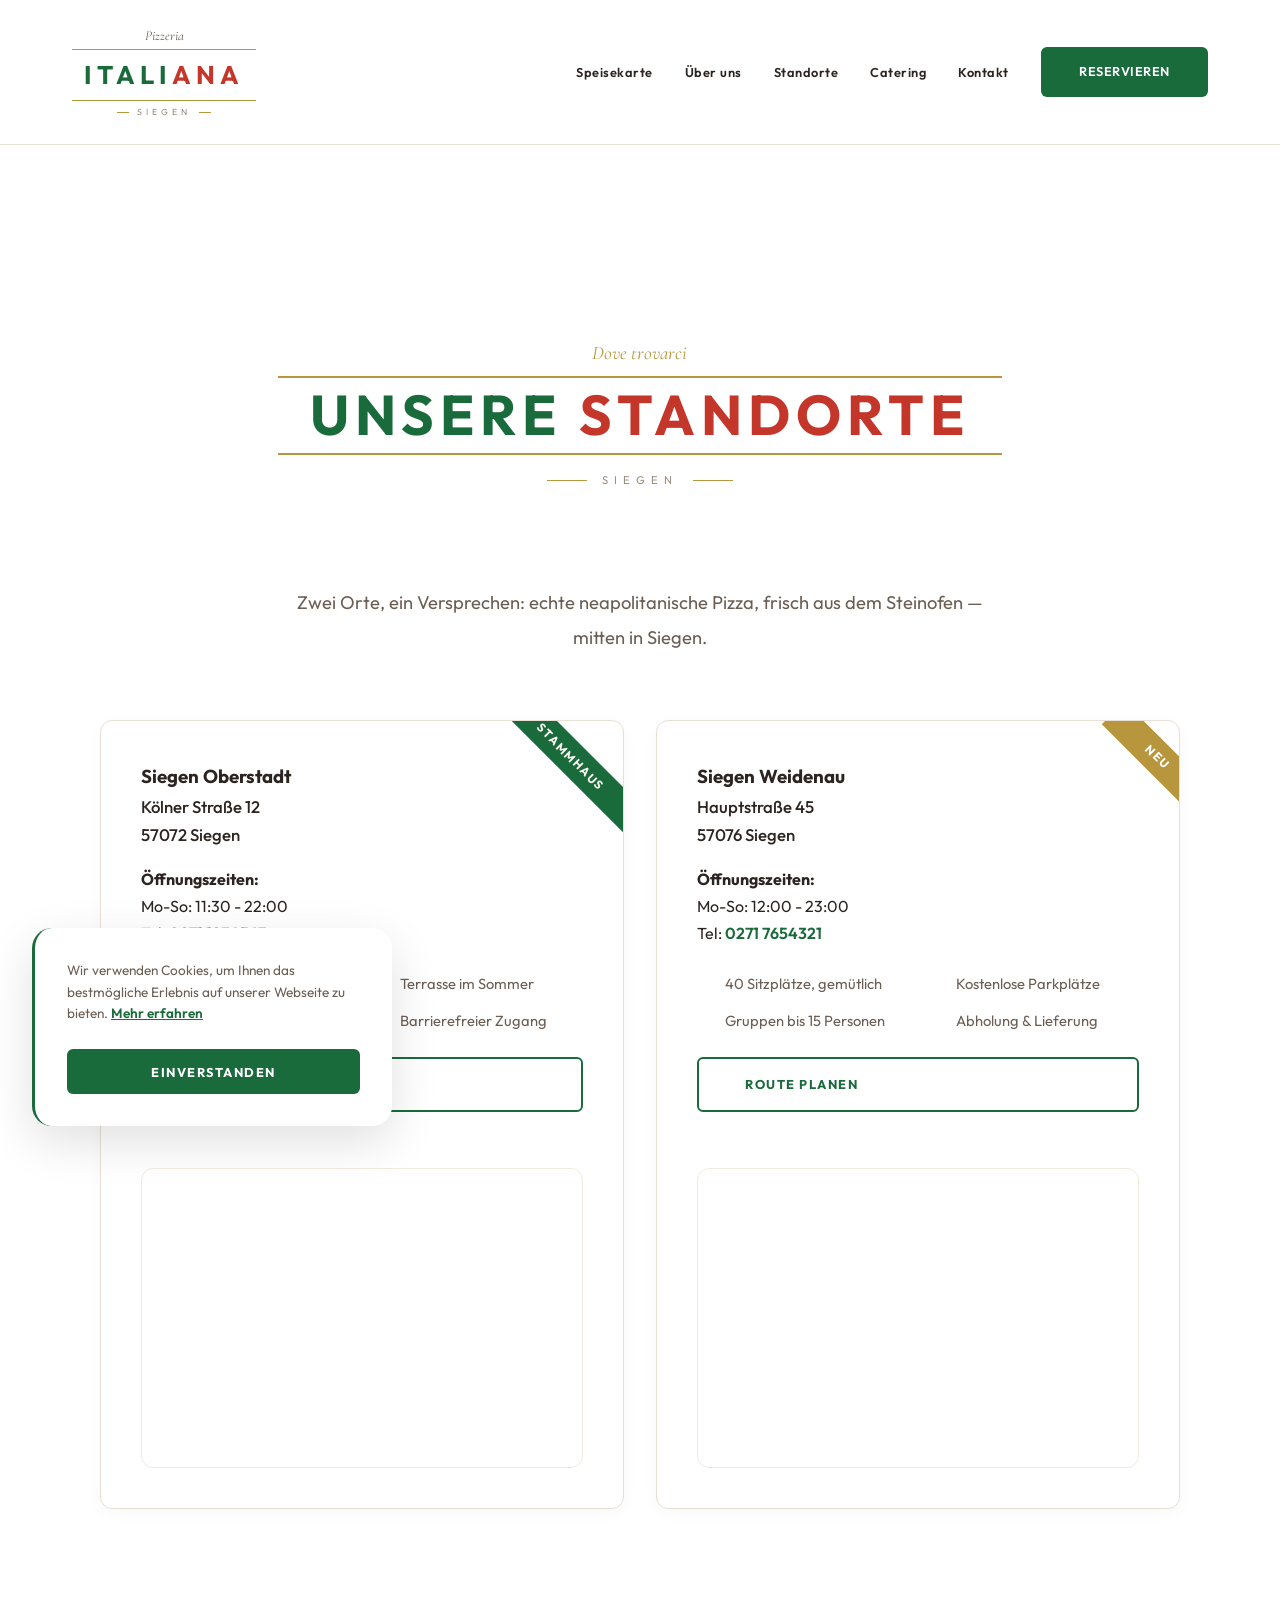
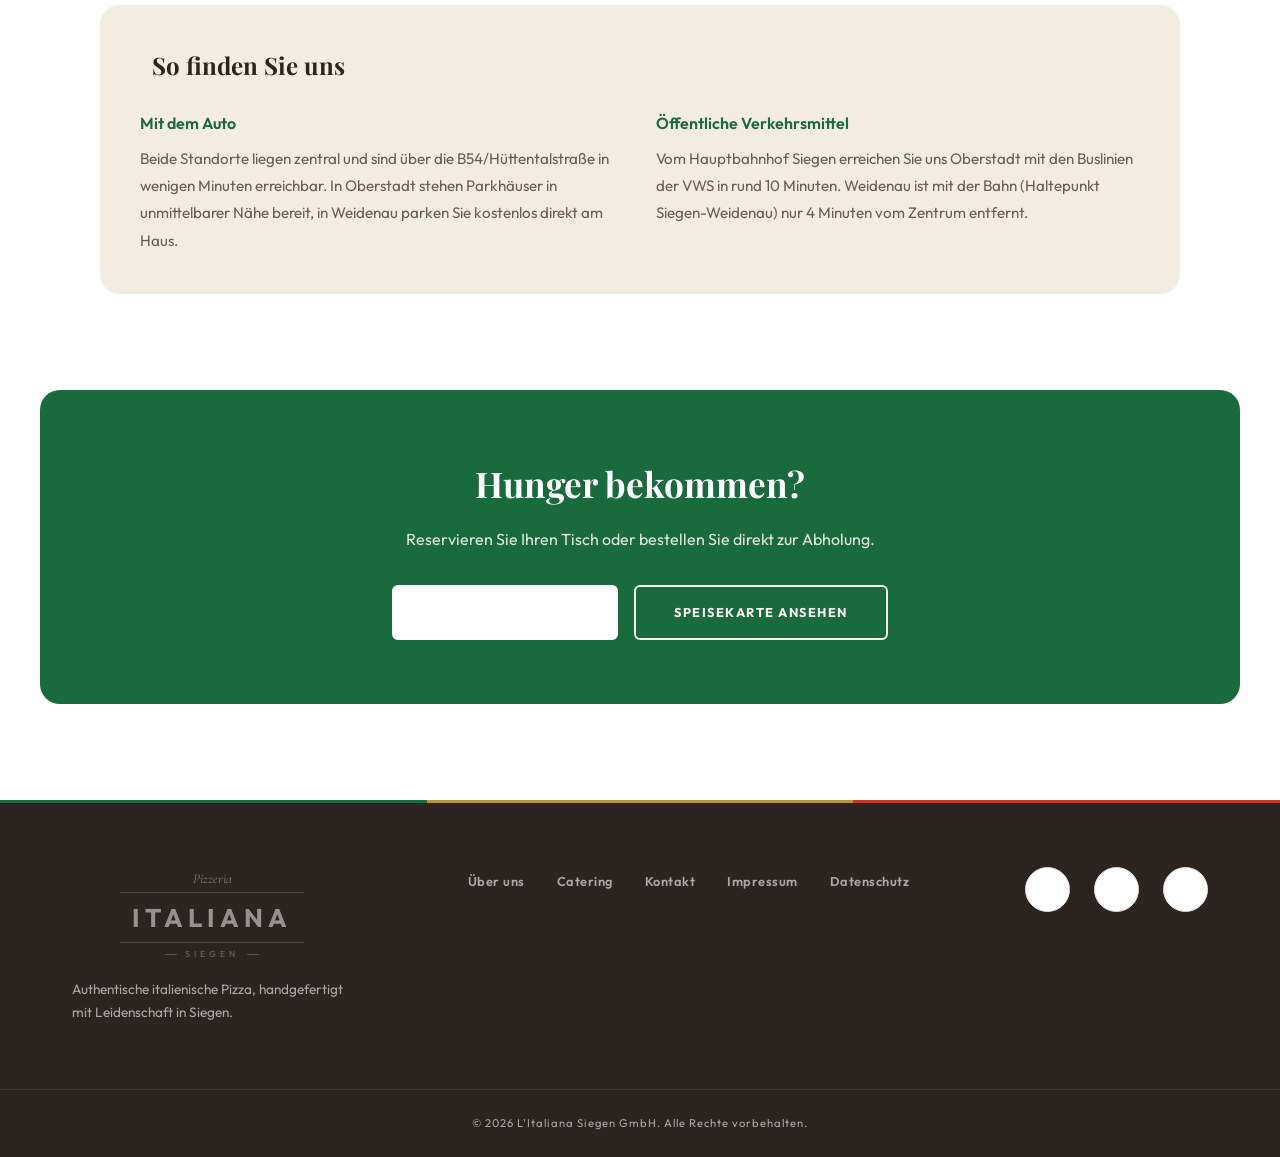
<file: standorte.html>
<!DOCTYPE html>
<html lang="de">
<head>
    <meta charset="UTF-8">
    <meta name="viewport" content="width=device-width, initial-scale=1.0">
    <title>Standorte | L'Italiana • Siegen</title>
    <link rel="stylesheet" href="style.css">
    <link href="https://fonts.googleapis.com/css2?family=Cormorant+Garamond:ital,wght@0,600;1,600&family=Outfit:wght@300;400;600;700&family=Playfair+Display:ital,wght@0,400;0,700;1,400&display=swap" rel="stylesheet">
</head>
<body>
    <header>
        <div class="container nav-wrapper">
            <a href="index.html" class="brand-logo">
                <div class="logo-top">Pizzeria</div>
                <div class="logo-main"><span class="g">ITALI</span><span class="r">ANA</span></div>
                <div class="logo-bottom"><span></span>Siegen<span></span></div>
            </a>

            <button class="menu-toggle" id="menu-toggle" aria-label="Menü öffnen">
                <span></span><span></span><span></span>
            </button>

            <ul class="main-nav" id="main-nav">
                <li><a href="menu.html">Speisekarte</a></li>
                <li><a href="uber-uns.html">Über uns</a></li>
                <li><a href="standorte.html" class="active">Standorte</a></li>
                <li><a href="catering.html">Catering</a></li>
                <li><a href="kontakt.html">Kontakt</a></li>
                <li><a href="kontakt.html" class="btn-primary">Reservieren</a></li>
            </ul>
        </div>
    </header>

    <main>
        <section class="container" style="padding: 6rem 0;">
            <div class="page-header">
                <div class="page-title-brand reveal reveal-up">
                    <div class="brand-top">Dove trovarci</div>
                    <h1 class="brand-main"><span class="g">Unsere</span><span class="r"> Standorte</span></h1>
                    <div class="brand-bottom"><span></span>Siegen<span></span></div>
                </div>
            </div>

            <p class="standorte-lead reveal reveal-up">Zwei Orte, ein Versprechen: echte neapolitanische Pizza, frisch aus dem Steinofen &mdash; mitten in Siegen.</p>

            <div class="menu-columns">
                <div class="dish location-card reveal reveal-left" style="padding: 2.5rem;">
                    <div class="location-badge">Stammhaus</div>
                    <h3>Siegen Oberstadt</h3>
                    <p class="location-address">K&ouml;lner Stra&szlig;e 12<br>57072 Siegen</p>
                    <p style="margin-top: 1rem;"><strong>&Ouml;ffnungszeiten:</strong><br>Mo-So: 11:30 - 22:00</p>
                    <p>Tel: <a href="tel:+492711234567" class="location-phone">0271 1234567</a></p>
                    <ul class="location-features">
                        <li><i class="fas fa-utensils"></i> 60 Sitzpl&auml;tze indoors</li>
                        <li><i class="fas fa-umbrella-beach"></i> Terrasse im Sommer</li>
                        <li><i class="fas fa-baby-carriage"></i> Kinderfreundlich</li>
                        <li><i class="fas fa-wheelchair"></i> Barrierefreier Zugang</li>
                    </ul>
                    <a class="btn-outline location-route" href="https://www.google.com/maps/dir/?api=1&destination=K%C3%B6lner+Stra%C3%9Fe+12,+57072+Siegen" target="_blank" rel="noopener noreferrer"><i class="fas fa-diamond-turn-right"></i> Route planen</a>
                    <div class="map-container">
                        <iframe src="https://www.google.com/maps/embed?pb=!1m18!1m12!1m3!1d2516.452652157545!2d8.01633537688439!3d50.873673556447885!2m3!1f0!2f0!3f0!3m2!1i1024!2i768!4f13.1!3m3!1m2!1s0x47bc1d9e26e3f43d%3A0x6334a17088b64e62!2zS8O2bG5lciBTdHIuIDEyLCA1NzA3MiBTaWVnZW4!5e0!3m2!1sde!2sde!4v1715080000000!5m2!1sde!2sde" allowfullscreen="" loading="lazy" referrerpolicy="no-referrer-when-downgrade"></iframe>
                    </div>
                </div>
                <div class="dish location-card reveal reveal-right" style="padding: 2.5rem;">
                    <div class="location-badge gold">Neu</div>
                    <h3>Siegen Weidenau</h3>
                    <p class="location-address">Hauptstra&szlig;e 45<br>57076 Siegen</p>
                    <p style="margin-top: 1rem;"><strong>&Ouml;ffnungszeiten:</strong><br>Mo-So: 12:00 - 23:00</p>
                    <p>Tel: <a href="tel:+492717654321" class="location-phone">0271 7654321</a></p>
                    <ul class="location-features">
                        <li><i class="fas fa-utensils"></i> 40 Sitzpl&auml;tze, gem&uuml;tlich</li>
                        <li><i class="fas fa-car"></i> Kostenlose Parkpl&auml;tze</li>
                        <li><i class="fas fa-people-group"></i> Gruppen bis 15 Personen</li>
                        <li><i class="fas fa-bag-shopping"></i> Abholung &amp; Lieferung</li>
                    </ul>
                    <a class="btn-outline location-route" href="https://www.google.com/maps/dir/?api=1&destination=Hauptstra%C3%9Fe+45,+57076+Siegen" target="_blank" rel="noopener noreferrer"><i class="fas fa-diamond-turn-right"></i> Route planen</a>
                    <div class="map-container">
                        <iframe src="https://www.google.com/maps/embed?pb=!1m18!1m12!1m3!1d2515.657688537545!2d8.02833537688439!3d50.893673556447885!2m3!1f0!2f0!3f0!3m2!1i1024!2i768!4f13.1!3m3!1m2!1s0x47bc1db926e3f43d%3A0x6334a17088b64e62!2zSGF1cHRzdHJhw59lIDQ1LCA1NzA3NiBTaWVnZW4!5e0!3m2!1sde!2sde!4v1715080000000!5m2!1sde!2sde" allowfullscreen="" loading="lazy" referrerpolicy="no-referrer-when-downgrade"></iframe>
                    </div>
                </div>
            </div>

            <!-- Anfahrt / Parken -->
            <div class="anfahrt-box reveal reveal-up">
                <h3><i class="fas fa-car"></i> So finden Sie uns</h3>
                <div class="anfahrt-grid">
                    <div>
                        <h4>Mit dem Auto</h4>
                        <p>Beide Standorte liegen zentral und sind über die B54/Hüttentalstra&szlig;e in wenigen Minuten erreichbar. In Oberstadt stehen Parkh&auml;user in unmittelbarer N&auml;he bereit, in Weidenau parken Sie kostenlos direkt am Haus.</p>
                    </div>
                    <div>
                        <h4>Öffentliche Verkehrsmittel</h4>
                        <p>Vom Hauptbahnhof Siegen erreichen Sie uns Oberstadt mit den Buslinien der VWS in rund 10 Minuten. Weidenau ist mit der Bahn (Haltepunkt Siegen-Weidenau) nur 4 Minuten vom Zentrum entfernt.</p>
                    </div>
                </div>
            </div>

            <!-- CTA -->
            <div class="standorte-cta reveal reveal-up">
                <h2>Hunger bekommen?</h2>
                <p>Reservieren Sie Ihren Tisch oder bestellen Sie direkt zur Abholung.</p>
                <div class="standorte-cta-btns">
                    <a href="kontakt.html" class="btn-primary">Tisch reservieren</a>
                    <a href="menu.html" class="btn-outline">Speisekarte ansehen</a>
                </div>
            </div>
        </section>
    </main>

    <footer>
        <div class="tricolor-stripe">
            <div class="stripe-g"></div>
            <div class="stripe-w"></div>
            <div class="stripe-r"></div>
        </div>

        <div class="footer-content">
            <div class="container">
                <div class="footer-grid">
                    <div class="footer-brand">
                        <div class="brand-logo" style="pointer-events: none;">
                            <div class="logo-top">Pizzeria</div>
                            <div class="logo-main"><span class="g">ITALI</span><span class="r">ANA</span></div>
                            <div class="logo-bottom"><span></span>Siegen<span></span></div>
                        </div>
                        <p>Authentische italienische Pizza, handgefertigt mit Leidenschaft in Siegen.</p>
                    </div>

                    <ul class="footer-links">
                        <li><a href="uber-uns.html">Über uns</a></li>
                        <li><a href="catering.html">Catering</a></li>
                        <li><a href="kontakt.html">Kontakt</a></li>
                        <li><a href="impressum.html">Impressum</a></li>
                        <li><a href="datenschutz.html">Datenschutz</a></li>
                    </ul>

                    <div class="social-icons">
                        <a href="#" title="Facebook"><i class="fab fa-facebook-f"></i></a>
                        <a href="#" title="Instagram"><i class="fab fa-instagram"></i></a>
                        <a href="#" title="Twitter"><i class="fab fa-x-twitter"></i></a>
                    </div>
                </div>
            </div>
        </div>

        <div class="footer-bottom">
            &copy; 2026 L'Italiana Siegen GmbH. Alle Rechte vorbehalten.
        </div>
    </footer>

    <!-- WhatsApp Floating Button -->
    <a href="https://wa.me/492711234567" class="whatsapp-float" id="whatsapp-btn" target="_blank" rel="noopener noreferrer">
        <i class="fab fa-whatsapp"></i>
    </a>

    <!-- Cookie Banner -->
    <div id="cookie-banner" class="cookie-banner">
        <p>Wir verwenden Cookies, um Ihnen das bestmögliche Erlebnis auf unserer Webseite zu bieten. <a href="datenschutz.html">Mehr erfahren</a></p>
        <button id="accept-cookies" class="btn-primary">Einverstanden</button>
    </div>

    <script src="main.js"></script>
</body>
</html>
</file>
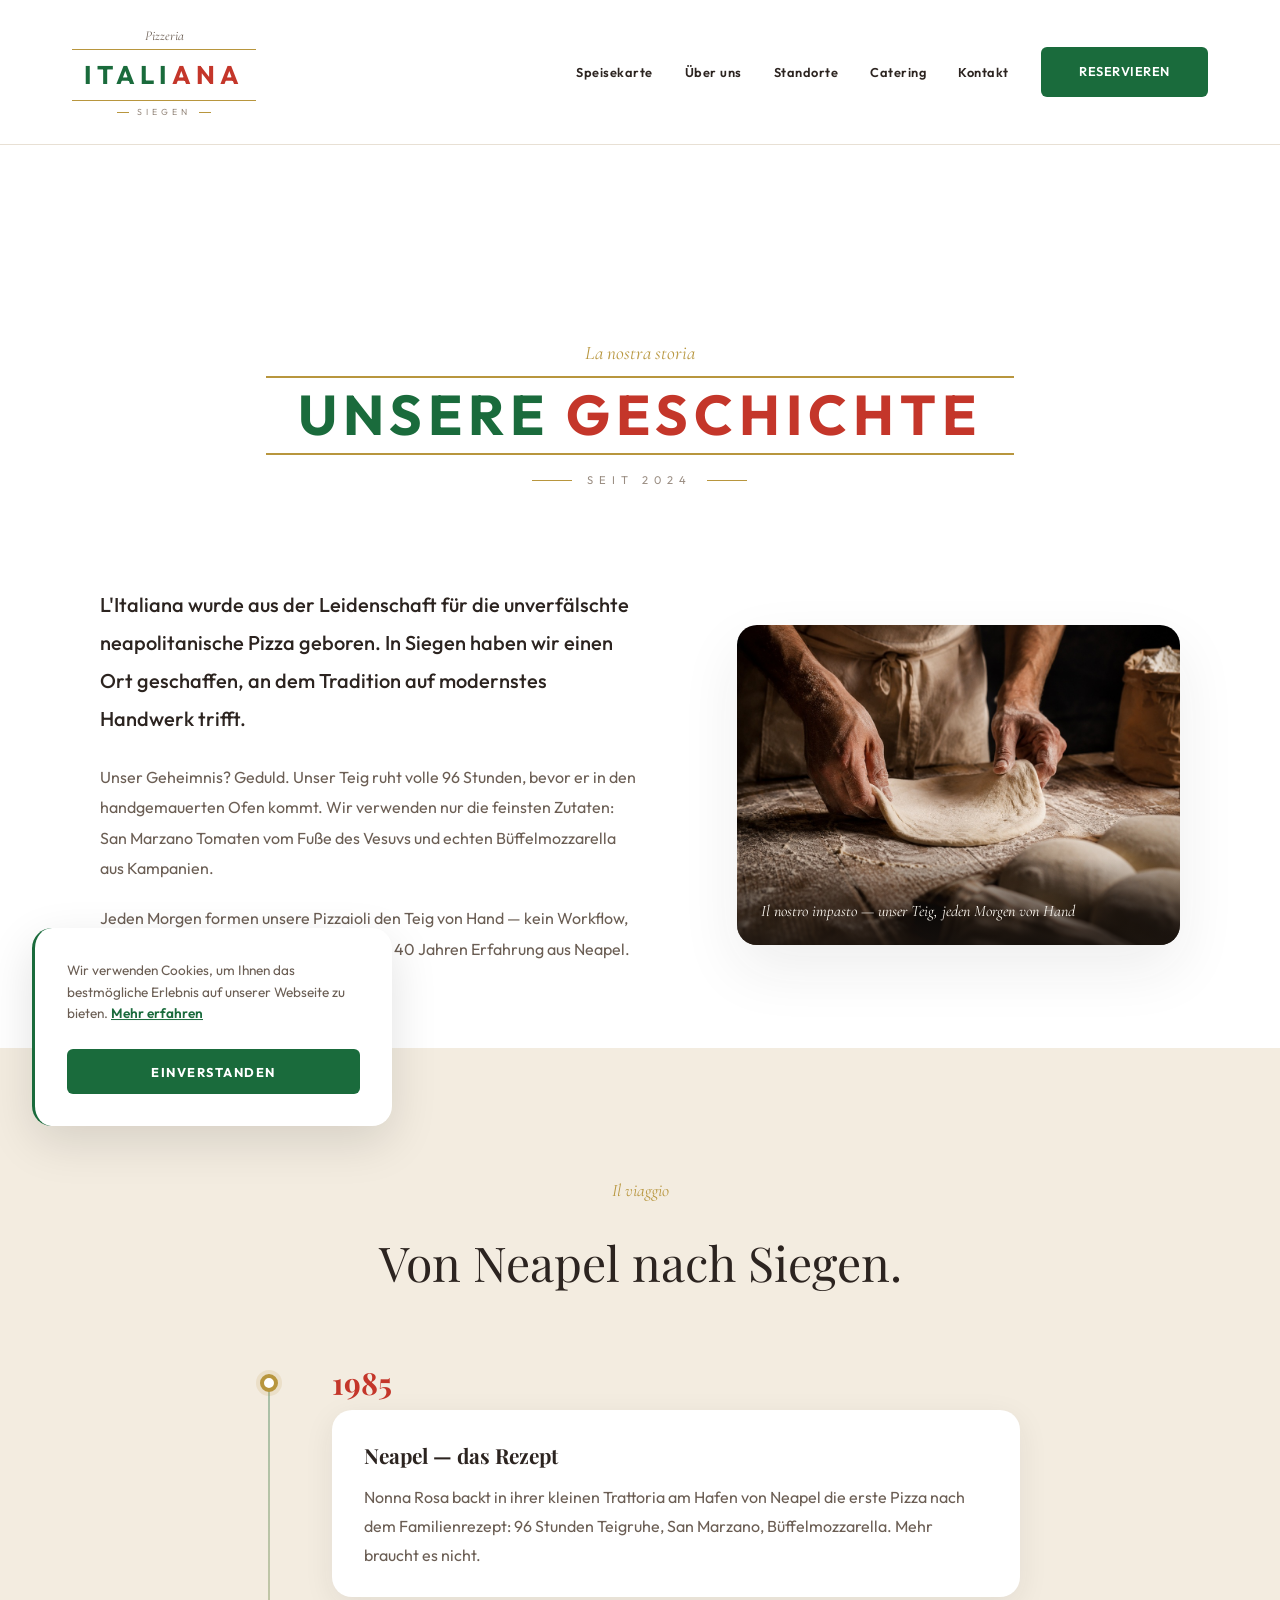
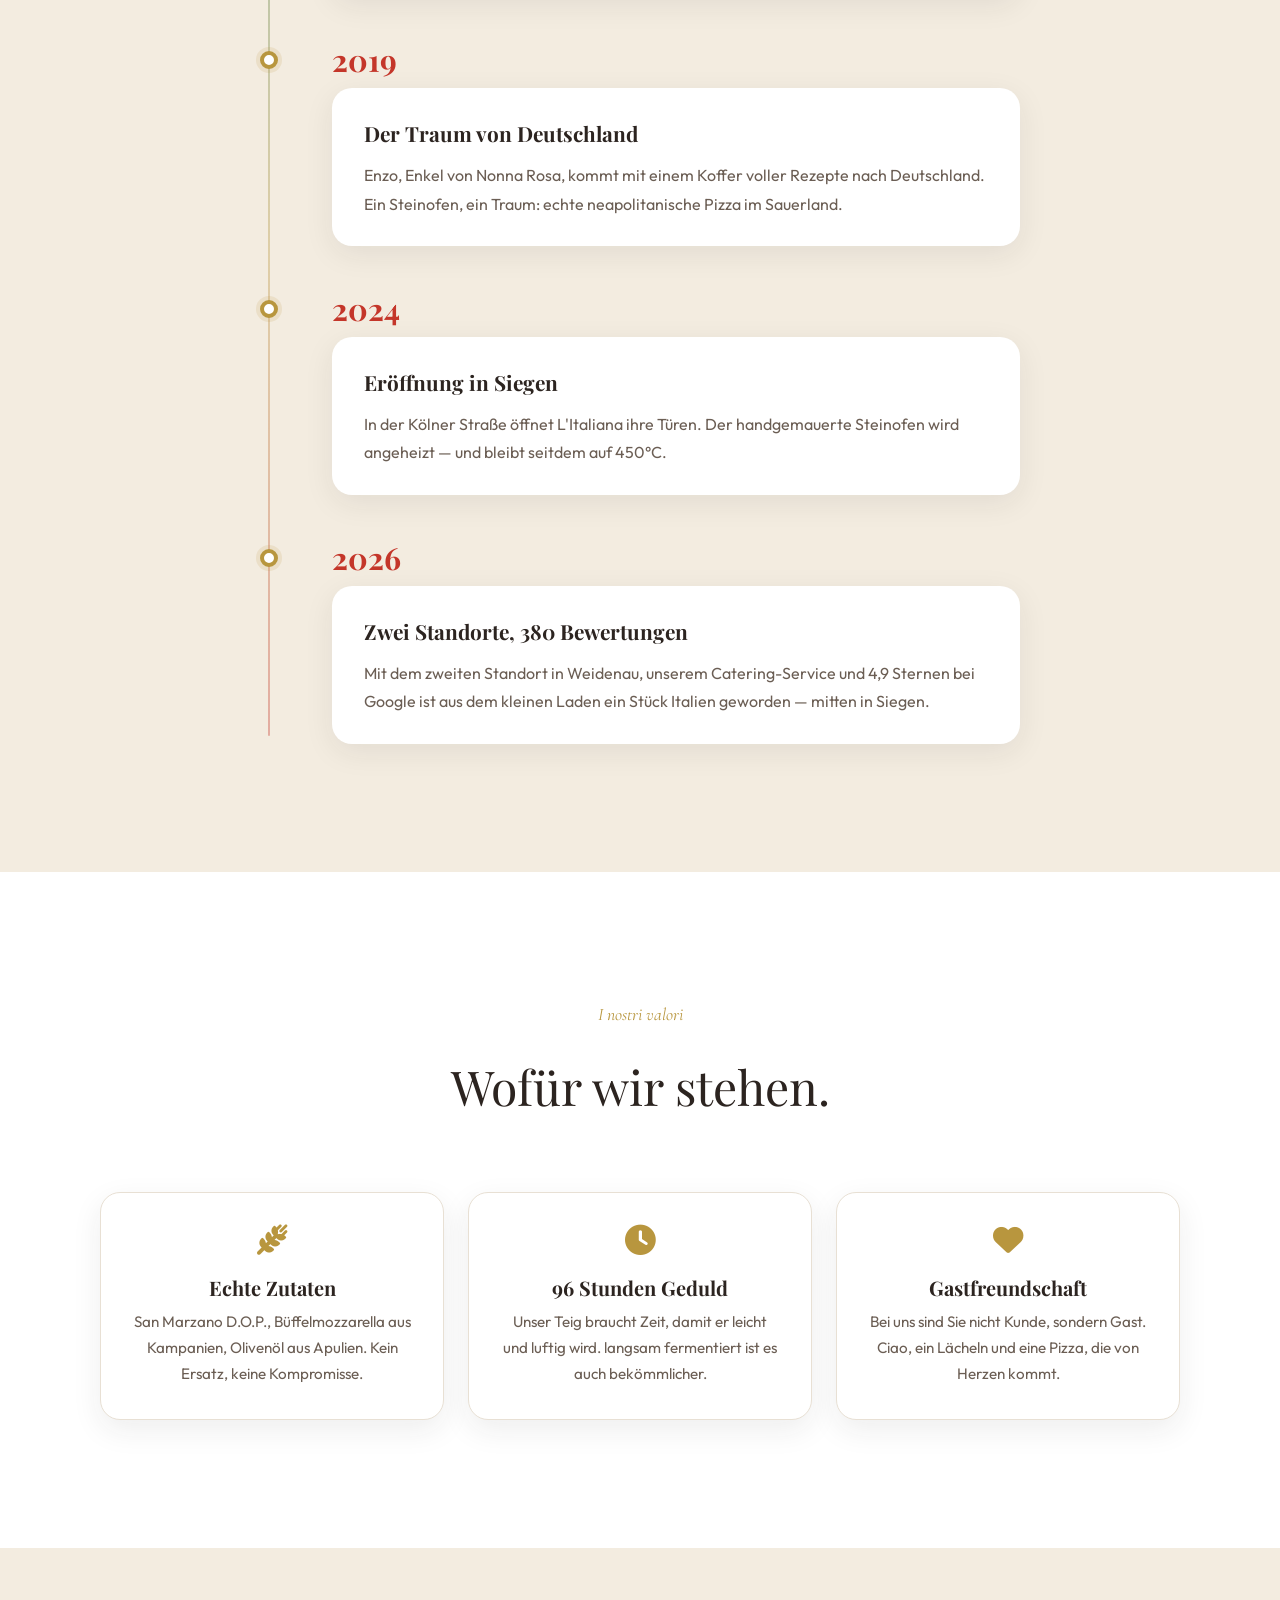
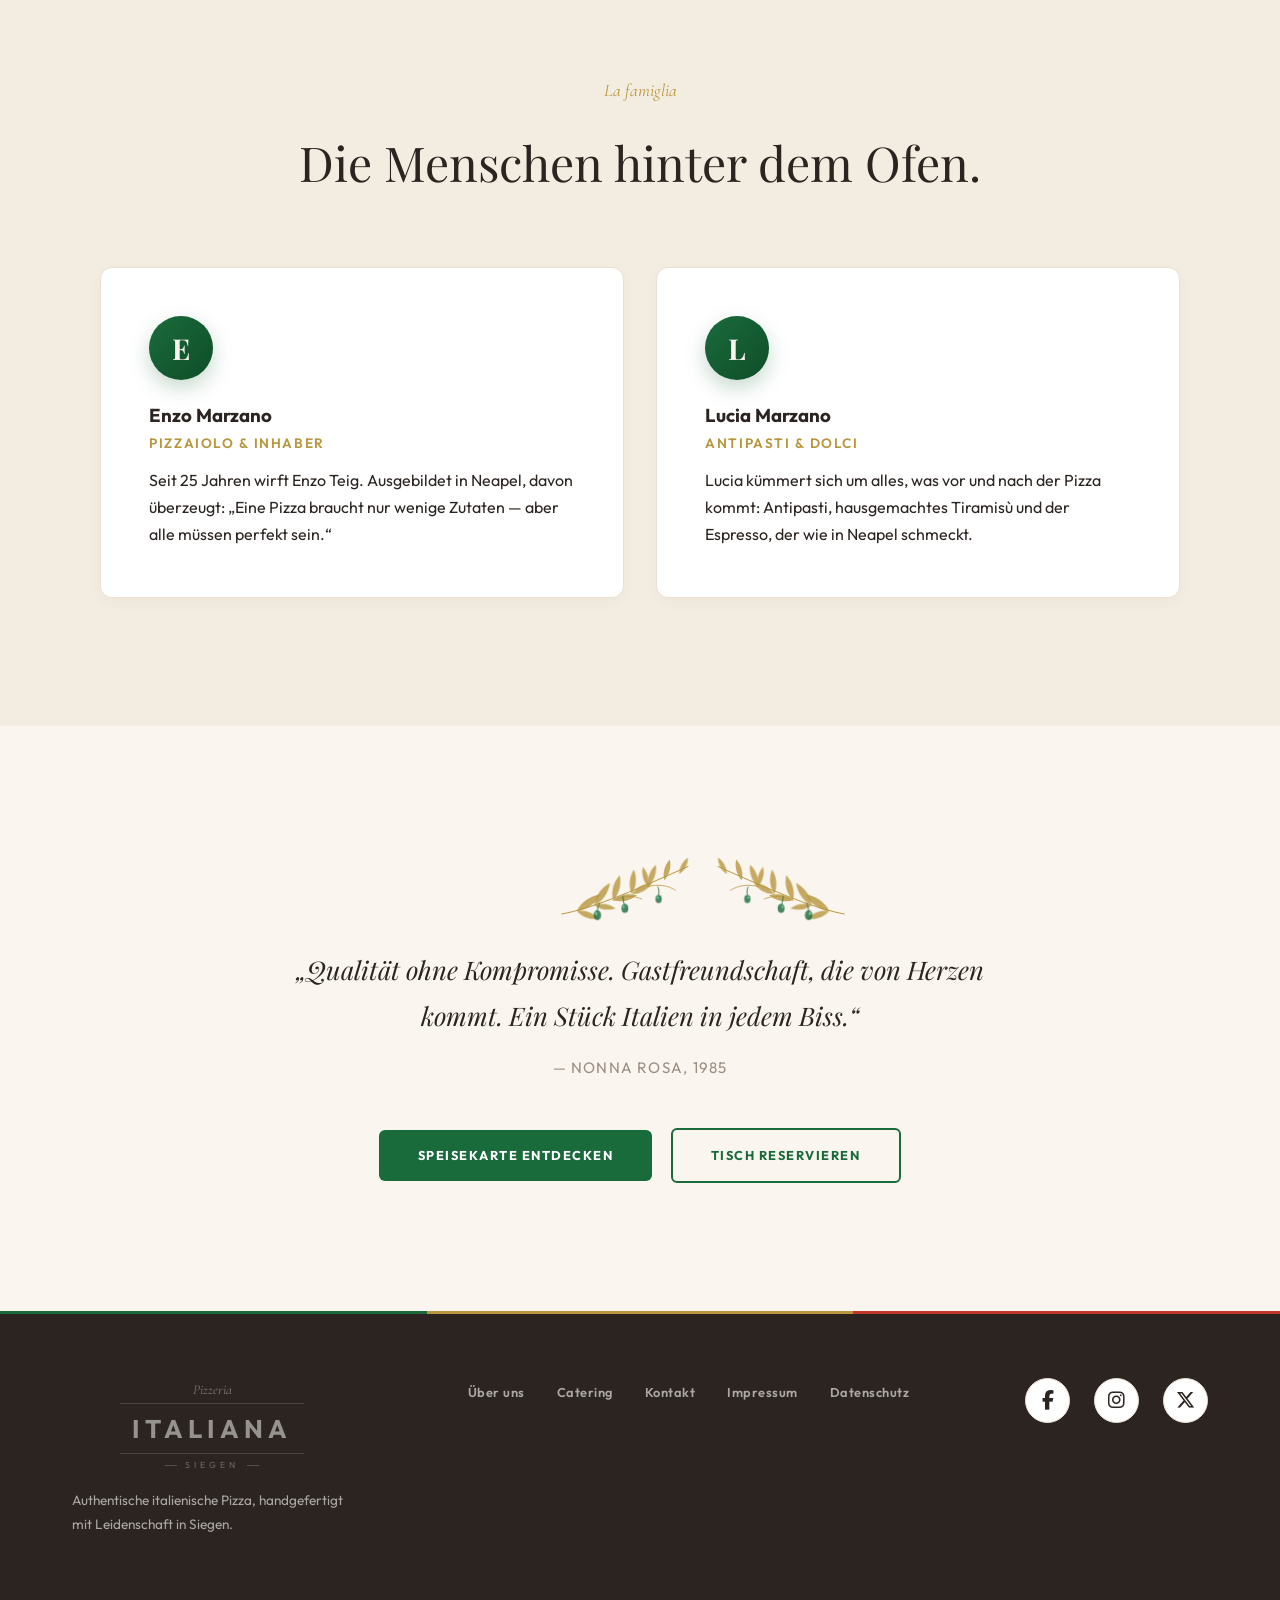
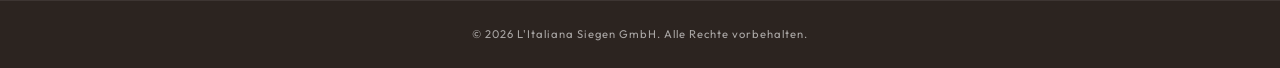
<file: uber-uns.html>
<!DOCTYPE html>
<html lang="de">
<head>
    <meta charset="UTF-8">
    <meta name="viewport" content="width=device-width, initial-scale=1.0">
    <title>Über uns | L'Italiana • Unsere Geschichte</title>
    <link rel="stylesheet" href="style.css">
    <link rel="stylesheet" href="https://cdnjs.cloudflare.com/ajax/libs/font-awesome/6.5.2/css/all.min.css">
    <link href="https://fonts.googleapis.com/css2?family=Cormorant+Garamond:ital,wght@0,600;1,600&family=Outfit:wght@300;400;600;700&family=Playfair+Display:ital,wght@0,400;0,700;1,400&display=swap" rel="stylesheet">
</head>
<body>
    <header>
        <div class="container nav-wrapper">
            <a href="index.html" class="brand-logo">
                <div class="logo-top">Pizzeria</div>
                <div class="logo-main"><span class="g">ITALI</span><span class="r">ANA</span></div>
                <div class="logo-bottom"><span></span>Siegen<span></span></div>
            </a>

            <button class="menu-toggle" id="menu-toggle" aria-label="Menü öffnen">
                <span></span><span></span><span></span>
            </button>

            <ul class="main-nav" id="main-nav">
                <li><a href="menu.html">Speisekarte</a></li>
                <li><a href="uber-uns.html" class="active">Über uns</a></li>
                <li><a href="standorte.html">Standorte</a></li>
                <li><a href="catering.html">Catering</a></li>
                <li><a href="kontakt.html">Kontakt</a></li>
                <li><a href="kontakt.html" class="btn-primary">Reservieren</a></li>
            </ul>
        </div>
    </header>

    <main>
        <!-- Intro -->
        <section class="container" style="padding: 6rem 0 4rem;">
            <div class="page-header">
                <div class="page-title-brand reveal reveal-up">
                    <div class="brand-top">La nostra storia</div>
                    <h1 class="brand-main"><span class="g">Unsere</span><span class="r"> Geschichte</span></h1>
                    <div class="brand-bottom"><span></span>Seit 2024<span></span></div>
                </div>
            </div>

            <div class="about-intro">
                <div class="about-intro-text reveal reveal-left">
                    <p class="lead">L'Italiana wurde aus der Leidenschaft für die unverfälschte neapolitanische Pizza geboren. In Siegen haben wir einen Ort geschaffen, an dem Tradition auf modernstes Handwerk trifft.</p>
                    <p>Unser Geheimnis? Geduld. Unser Teig ruht volle 96 Stunden, bevor er in den handgemauerten Ofen kommt. Wir verwenden nur die feinsten Zutaten: San Marzano Tomaten vom Fuße des Vesuvs und echten Büffelmozzarella aus Kampanien.</p>
                    <p>Jeden Morgen formen unsere Pizzaioli den Teig von Hand — kein Workflow, keine Abkürzungen. Nur Hände, Mehl und 40 Jahren Erfahrung aus Neapel.</p>
                </div>
                <div class="about-intro-img reveal reveal-right">
                    <img src="assets/dough.jpg" alt="Frischer Pizzateig in der L'Italiana Küche" loading="lazy">
                    <div class="about-img-caption">Il nostro impasto &mdash; unser Teig, jeden Morgen von Hand</div>
                </div>
            </div>
        </section>

        <!-- Timeline -->
        <section class="timeline-section">
            <div class="container">
                <p class="section-eyebrow">Il viaggio</p>
                <h2 class="section-title">Von Neapel nach Siegen.</h2>
                <div class="timeline">
                    <div class="timeline-item reveal reveal-left">
                        <div class="timeline-year">1985</div>
                        <div class="timeline-card">
                            <h3>Neapel &mdash; das Rezept</h3>
                            <p>Nonna Rosa backt in ihrer kleinen Trattoria am Hafen von Neapel die erste Pizza nach dem Familienrezept: 96 Stunden Teigruhe, San Marzano, Büffelmozzarella. Mehr braucht es nicht.</p>
                        </div>
                    </div>
                    <div class="timeline-item reveal reveal-right">
                        <div class="timeline-year">2019</div>
                        <div class="timeline-card">
                            <h3>Der Traum von Deutschland</h3>
                            <p>Enzo, Enkel von Nonna Rosa, kommt mit einem Koffer voller Rezepte nach Deutschland. Ein Steinofen, ein Traum: echte neapolitanische Pizza im Sauerland.</p>
                        </div>
                    </div>
                    <div class="timeline-item reveal reveal-left">
                        <div class="timeline-year">2024</div>
                        <div class="timeline-card">
                            <h3>Eröffnung in Siegen</h3>
                            <p>In der Kölner Straße öffnet L'Italiana ihre Türen. Der handgemauerte Steinofen wird angeheizt &mdash; und bleibt seitdem auf 450&deg;C.</p>
                        </div>
                    </div>
                    <div class="timeline-item reveal reveal-right">
                        <div class="timeline-year">2026</div>
                        <div class="timeline-card">
                            <h3>Zwei Standorte, 380 Bewertungen</h3>
                            <p>Mit dem zweiten Standort in Weidenau, unserem Catering-Service und 4,9 Sternen bei Google ist aus dem kleinen Laden ein Stück Italien geworden &mdash; mitten in Siegen.</p>
                        </div>
                    </div>
                </div>
            </div>
        </section>

        <!-- Values -->
        <section class="values-section">
            <div class="container">
                <p class="section-eyebrow">I nostri valori</p>
                <h2 class="section-title">Wofür wir stehen.</h2>
                <div class="oven-grid">
                    <div class="oven-card reveal reveal-up">
                        <i class="fas fa-wheat-awn"></i>
                        <h3>Echte Zutaten</h3>
                        <p>San Marzano D.O.P., Büffelmozzarella aus Kampanien, Olivenöl aus Apulien. Kein Ersatz, keine Kompromisse.</p>
                    </div>
                    <div class="oven-card reveal reveal-up">
                        <i class="fas fa-clock"></i>
                        <h3>96 Stunden Geduld</h3>
                        <p>Unser Teig braucht Zeit, damit er leicht und luftig wird. langsam fermentiert ist es auch bekömmlicher.</p>
                    </div>
                    <div class="oven-card reveal reveal-up">
                        <i class="fas fa-heart"></i>
                        <h3>Gastfreundschaft</h3>
                        <p>Bei uns sind Sie nicht Kunde, sondern Gast. Ciao, ein Lächeln und eine Pizza, die von Herzen kommt.</p>
                    </div>
                </div>
            </div>
        </section>

        <!-- Team -->
        <section class="team-section">
            <div class="container">
                <p class="section-eyebrow">La famiglia</p>
                <h2 class="section-title">Die Menschen hinter dem Ofen.</h2>
                <div class="menu-columns">
                    <div class="dish reveal reveal-left" style="padding: 3rem;">
                        <div class="team-initials">E</div>
                        <h3>Enzo Marzano</h3>
                        <p class="team-role">Pizzaiolo &amp; Inhaber</p>
                        <p>Seit 25 Jahren wirft Enzo Teig. Ausgebildet in Neapel, davon überzeugt: „Eine Pizza braucht nur wenige Zutaten &mdash; aber alle müssen perfekt sein.&ldquo;</p>
                    </div>
                    <div class="dish reveal reveal-right" style="padding: 3rem;">
                        <div class="team-initials">L</div>
                        <h3>Lucia Marzano</h3>
                        <p class="team-role">Antipasti &amp; Dolci</p>
                        <p>Lucia kümmert sich um alles, was vor und nach der Pizza kommt: Antipasti, hausgemachtes Tiramisù und der Espresso, der wie in Neapel schmeckt.</p>
                    </div>
                </div>
            </div>
        </section>

        <!-- Quote / CTA -->
        <section class="about-quote reveal reveal-up">
            <div class="container" style="text-align: center;">
                <div class="olive-premium-svg" aria-hidden="true"><svg class="olive-premium-svg" viewBox="0 0 480 110" xmlns="http://www.w3.org/2000/svg" style="width: 300px; margin-bottom: 1.25rem;">
                    <!-- Left branch -->

                        <g class="olive-branch-half">
                            <path class="stem" d="M14,96 C58,88 118,64 216,20" stroke="var(--gold)" stroke-width="1.6" fill="none" stroke-linecap="round" />
                            <path class="stem" d="M96,74 C112,66 128,66 142,72" stroke="var(--gold)" stroke-width="1.2" fill="none" stroke-linecap="round" />
                            <path class="stem" d="M152,52 C168,48 184,50 196,58" stroke="var(--gold)" stroke-width="1.2" fill="none" stroke-linecap="round" />
                            <path class="leaf" d="M38.0,91.0 C56.4,89.1 69.9,76.4 75.7,64.6 C62.6,66.1 46.0,74.4 38.0,91.0 Z" />
                            <path class="leaf" style="animation-delay: 0.15s" d="M38.0,91.0 C47.6,102.2 62.2,105.2 72.6,103.6 C65.7,95.7 52.6,88.6 38.0,91.0 Z" />
                            <path class="leaf" style="animation-delay: 0.3s" d="M66.0,82.0 C81.8,74.4 89.7,58.6 91.1,46.2 C79.9,51.7 67.8,64.6 66.0,82.0 Z" />
                            <path class="leaf" style="animation-delay: 0.45s" d="M66.0,82.0 C77.0,90.4 91.0,90.3 100.2,86.8 C92.3,80.9 78.9,77.0 66.0,82.0 Z" />
                            <path class="leaf" style="animation-delay: 0.6s" d="M96.0,74.0 C107.6,62.1 109.5,45.5 106.7,34.0 C98.6,42.5 91.9,57.9 96.0,74.0 Z" />
                            <path class="leaf" style="animation-delay: 0.75s" d="M96.0,74.0 C111.0,78.6 125.8,73.1 134.2,65.9 C123.6,62.7 107.8,63.7 96.0,74.0 Z" />
                            <path class="leaf" style="animation-delay: 0.9s" d="M126.0,64.0 C134.8,51.0 133.9,35.3 129.4,25.0 C123.2,34.3 119.6,49.7 126.0,64.0 Z" />
                            <path class="leaf" style="animation-delay: 1.05s" d="M126.0,64.0 C140.8,64.3 152.7,55.5 158.5,46.7 C148.0,46.6 134.0,51.6 126.0,64.0 Z" />
                            <path class="leaf" style="animation-delay: 1.2s" d="M152.0,52.0 C163.2,42.4 166.2,27.8 164.6,17.4 C156.7,24.3 149.6,37.4 152.0,52.0 Z" />
                            <path class="leaf" style="animation-delay: 1.35s" d="M152.0,52.0 C155.2,39.5 150.0,27.5 143.7,20.9 C141.5,29.8 143.0,42.7 152.0,52.0 Z" />
                            <path class="leaf" style="animation-delay: 1.5s" d="M178.0,42.0 C187.6,32.1 189.3,18.2 186.9,8.7 C180.1,15.8 174.6,28.6 178.0,42.0 Z" />
                            <path class="leaf" style="animation-delay: 1.65s" d="M202.0,32.0 C212.1,25.5 216.1,14.1 216.0,5.6 C208.9,10.3 201.7,20.0 202.0,32.0 Z" />
                            <path class="stem" d="M74,79 C72,84 71,88 71,91" stroke="var(--green)" stroke-width="1.3" fill="none" stroke-linecap="round" style="animation-delay: 1.7s" />
                            <ellipse class="olive-fruit" style="animation-delay: 1.8s" cx="71" cy="98" rx="6" ry="8" />
                            <ellipse class="olive-highlight" style="animation-delay: 1.8s" cx="69" cy="95" rx="1.8" ry="2.6" />
                            <path class="stem" d="M112,68 C112,73 113,77 114,80" stroke="var(--green)" stroke-width="1.3" fill="none" stroke-linecap="round" style="animation-delay: 1.9s" />
                            <ellipse class="olive-fruit" style="animation-delay: 2s" cx="115" cy="87" rx="5.5" ry="7.2" />
                            <ellipse class="olive-highlight" style="animation-delay: 2s" cx="113" cy="84.5" rx="1.6" ry="2.3" />
                            <path class="stem" d="M168,53 C170,58 170,62 169,65" stroke="var(--green)" stroke-width="1.3" fill="none" stroke-linecap="round" style="animation-delay: 2.1s" />
                            <ellipse class="olive-fruit" style="animation-delay: 2.2s" cx="169" cy="72" rx="5" ry="6.6" />
                            <ellipse class="olive-highlight" style="animation-delay: 2.2s" cx="167.5" cy="69.8" rx="1.5" ry="2.1" />
                        </g>
                    <!-- Right branch: mirrored, tips meet at center -->
                    <g transform="translate(480,0) scale(-1,1)">
                        <g class="olive-branch-half">
                            <path class="stem" d="M14,96 C58,88 118,64 216,20" stroke="var(--gold)" stroke-width="1.6" fill="none" stroke-linecap="round" />
                            <path class="stem" d="M96,74 C112,66 128,66 142,72" stroke="var(--gold)" stroke-width="1.2" fill="none" stroke-linecap="round" />
                            <path class="stem" d="M152,52 C168,48 184,50 196,58" stroke="var(--gold)" stroke-width="1.2" fill="none" stroke-linecap="round" />
                            <path class="leaf" d="M38.0,91.0 C56.4,89.1 69.9,76.4 75.7,64.6 C62.6,66.1 46.0,74.4 38.0,91.0 Z" />
                            <path class="leaf" style="animation-delay: 0.15s" d="M38.0,91.0 C47.6,102.2 62.2,105.2 72.6,103.6 C65.7,95.7 52.6,88.6 38.0,91.0 Z" />
                            <path class="leaf" style="animation-delay: 0.3s" d="M66.0,82.0 C81.8,74.4 89.7,58.6 91.1,46.2 C79.9,51.7 67.8,64.6 66.0,82.0 Z" />
                            <path class="leaf" style="animation-delay: 0.45s" d="M66.0,82.0 C77.0,90.4 91.0,90.3 100.2,86.8 C92.3,80.9 78.9,77.0 66.0,82.0 Z" />
                            <path class="leaf" style="animation-delay: 0.6s" d="M96.0,74.0 C107.6,62.1 109.5,45.5 106.7,34.0 C98.6,42.5 91.9,57.9 96.0,74.0 Z" />
                            <path class="leaf" style="animation-delay: 0.75s" d="M96.0,74.0 C111.0,78.6 125.8,73.1 134.2,65.9 C123.6,62.7 107.8,63.7 96.0,74.0 Z" />
                            <path class="leaf" style="animation-delay: 0.9s" d="M126.0,64.0 C134.8,51.0 133.9,35.3 129.4,25.0 C123.2,34.3 119.6,49.7 126.0,64.0 Z" />
                            <path class="leaf" style="animation-delay: 1.05s" d="M126.0,64.0 C140.8,64.3 152.7,55.5 158.5,46.7 C148.0,46.6 134.0,51.6 126.0,64.0 Z" />
                            <path class="leaf" style="animation-delay: 1.2s" d="M152.0,52.0 C163.2,42.4 166.2,27.8 164.6,17.4 C156.7,24.3 149.6,37.4 152.0,52.0 Z" />
                            <path class="leaf" style="animation-delay: 1.35s" d="M152.0,52.0 C155.2,39.5 150.0,27.5 143.7,20.9 C141.5,29.8 143.0,42.7 152.0,52.0 Z" />
                            <path class="leaf" style="animation-delay: 1.5s" d="M178.0,42.0 C187.6,32.1 189.3,18.2 186.9,8.7 C180.1,15.8 174.6,28.6 178.0,42.0 Z" />
                            <path class="leaf" style="animation-delay: 1.65s" d="M202.0,32.0 C212.1,25.5 216.1,14.1 216.0,5.6 C208.9,10.3 201.7,20.0 202.0,32.0 Z" />
                            <path class="stem" d="M74,79 C72,84 71,88 71,91" stroke="var(--green)" stroke-width="1.3" fill="none" stroke-linecap="round" style="animation-delay: 1.7s" />
                            <ellipse class="olive-fruit" style="animation-delay: 1.8s" cx="71" cy="98" rx="6" ry="8" />
                            <ellipse class="olive-highlight" style="animation-delay: 1.8s" cx="69" cy="95" rx="1.8" ry="2.6" />
                            <path class="stem" d="M112,68 C112,73 113,77 114,80" stroke="var(--green)" stroke-width="1.3" fill="none" stroke-linecap="round" style="animation-delay: 1.9s" />
                            <ellipse class="olive-fruit" style="animation-delay: 2s" cx="115" cy="87" rx="5.5" ry="7.2" />
                            <ellipse class="olive-highlight" style="animation-delay: 2s" cx="113" cy="84.5" rx="1.6" ry="2.3" />
                            <path class="stem" d="M168,53 C170,58 170,62 169,65" stroke="var(--green)" stroke-width="1.3" fill="none" stroke-linecap="round" style="animation-delay: 2.1s" />
                            <ellipse class="olive-fruit" style="animation-delay: 2.2s" cx="169" cy="72" rx="5" ry="6.6" />
                            <ellipse class="olive-highlight" style="animation-delay: 2.2s" cx="167.5" cy="69.8" rx="1.5" ry="2.1" />
                        </g>
                        </g>
                </svg></div>
                <blockquote>&bdquo;Qualität ohne Kompromisse. Gastfreundschaft, die von Herzen kommt. Ein Stück Italien in jedem Biss.&ldquo;</blockquote>
                <p class="quote-author">&mdash; Nonna Rosa, 1985</p>
                <div style="margin-top: 3rem;">
                    <a href="menu.html" class="btn-primary">Speisekarte entdecken</a>
                    <a href="kontakt.html" class="btn-outline" style="margin-left: 1rem;">Tisch reservieren</a>
                </div>
            </div>
        </section>
    </main>

    <footer>
        <div class="tricolor-stripe">
            <div class="stripe-g"></div>
            <div class="stripe-w"></div>
            <div class="stripe-r"></div>
        </div>

        <div class="footer-content">
            <div class="container">
                <div class="footer-grid">
                    <div class="footer-brand">
                        <div class="brand-logo" style="pointer-events: none;">
                            <div class="logo-top">Pizzeria</div>
                            <div class="logo-main"><span class="g">ITALI</span><span class="r">ANA</span></div>
                            <div class="logo-bottom"><span></span>Siegen<span></span></div>
                        </div>
                        <p>Authentische italienische Pizza, handgefertigt mit Leidenschaft in Siegen.</p>
                    </div>

                    <ul class="footer-links">
                        <li><a href="uber-uns.html">Über uns</a></li>
                        <li><a href="catering.html">Catering</a></li>
                        <li><a href="kontakt.html">Kontakt</a></li>
                        <li><a href="impressum.html">Impressum</a></li>
                        <li><a href="datenschutz.html">Datenschutz</a></li>
                    </ul>

                    <div class="social-icons">
                        <a href="#" title="Facebook"><i class="fab fa-facebook-f"></i></a>
                        <a href="#" title="Instagram"><i class="fab fa-instagram"></i></a>
                        <a href="#" title="Twitter"><i class="fab fa-x-twitter"></i></a>
                    </div>
                </div>
            </div>
        </div>

        <div class="footer-bottom">
            &copy; 2026 L'Italiana Siegen GmbH. Alle Rechte vorbehalten.
        </div>
    </footer>

    <!-- WhatsApp Floating Button -->
    <a href="https://wa.me/492711234567" class="whatsapp-float" id="whatsapp-btn" target="_blank" rel="noopener noreferrer">
        <i class="fab fa-whatsapp"></i>
    </a>

    <!-- Cookie Banner -->
    <div id="cookie-banner" class="cookie-banner">
        <p>Wir verwenden Cookies, um Ihnen das bestmögliche Erlebnis auf unserer Webseite zu bieten. <a href="datenschutz.html">Mehr erfahren</a></p>
        <button id="accept-cookies" class="btn-primary">Einverstanden</button>
    </div>

    <script src="main.js"></script>
</body>
</html>
</file>
<file: style.css>
/* ===================================================
   L'ITALIANA SIEGEN — Design System v2.1 (Clean)
   =================================================== */

:root {
    --green: #1a6b3c;
    --red: #c4362a;
    --gold: #b8963e;
    --cream: #faf6ef;
    --linen: #f3ece0;
    --white: #ffffff;
    --text: #2c2420;
    --text-secondary: #6b5e54;
    --text-tertiary: #9a8d82;
    --border: #e8e0d4;
    --shadow: rgba(44, 36, 32, 0.08);
    --sp-xs: 0.25rem;
    --sp-sm: 0.5rem;
    --sp-md: 1rem;
    --sp-lg: 1.5rem;
    --sp-xl: 2rem;
    --sp-2xl: 3rem;
    --sp-3xl: 4rem;
    --sp-4xl: 6rem;
    --sp-5xl: 8rem;
    --font-body: 'Outfit', sans-serif;
    --font-display: 'Playfair Display', serif;
    --font-serif: 'Playfair Display', serif;
    --font-accent: 'Cormorant Garamond', serif;
    --radius-sm: 6px;
    --radius-md: 12px;
    --radius-lg: 20px;
    --ease: cubic-bezier(0.16, 1, 0.3, 1);
    --duration: 0.4s;
}

*, *::before, *::after { margin: 0; padding: 0; box-sizing: border-box; }
html { scroll-behavior: smooth; -webkit-font-smoothing: antialiased; }

body {
    font-family: var(--font-body);
    font-weight: 400;
    font-size: 1rem;
    line-height: 1.7;
    color: var(--text);
    background: var(--white);
    overflow-x: hidden;
}

img { display: block; max-width: 100%; }
a { color: inherit; }
.container { max-width: 1200px; margin: 0 auto; padding: 0 var(--sp-xl); }

/* === TRICOLOR === */
.tricolor-stripe { display: flex; height: 3px; width: 100%; }
.stripe-g { background: var(--green); flex: 1; }
.stripe-w { background: var(--gold); flex: 1; }
.stripe-r { background: var(--red); flex: 1; }

/* === BUTTONS === */
.btn-primary {
    display: inline-block;
    background: var(--green);
    color: var(--white) !important;
    padding: 0.9rem 2.4rem;
    border: none;
    border-radius: var(--radius-sm);
    font-family: var(--font-body);
    font-size: 0.8rem;
    font-weight: 700;
    letter-spacing: 1.5px;
    text-transform: uppercase;
    text-decoration: none;
    text-align: center;
    cursor: pointer;
    transition: all var(--duration) var(--ease);
}
.btn-primary:hover {
    background: #145530;
    color: var(--white) !important;
    transform: translateY(-2px);
    box-shadow: 0 8px 24px rgba(26, 107, 60, 0.25);
}
.btn-outline {
    display: inline-block;
    background: transparent;
    color: var(--green);
    padding: 0.9rem 2.4rem;
    border: 2px solid var(--green);
    border-radius: var(--radius-sm);
    font-family: var(--font-body);
    font-size: 0.8rem;
    font-weight: 700;
    letter-spacing: 1.5px;
    text-transform: uppercase;
    text-decoration: none;
    cursor: pointer;
    transition: all var(--duration) var(--ease);
}
.btn-outline:hover { background: var(--green); color: var(--white); }

/* === SECTION TITLES === */
.section-eyebrow {
    font-family: var(--font-accent);
    font-style: italic;
    font-size: 1.1rem;
    color: var(--gold);
    text-align: center;
    margin-bottom: var(--sp-md);
}
.section-title {
    font-family: var(--font-display);
    font-weight: 400;
    font-size: 3rem;
    text-align: center;
    margin-bottom: var(--sp-3xl);
    color: var(--text);
}

/* === TOP BANNER === */
.top-notice {
    background: var(--green);
    color: rgba(255, 255, 255, 0.9);
    text-align: center;
    padding: var(--sp-sm) var(--sp-md);
    font-size: 0.7rem;
    font-weight: 600;
    letter-spacing: 2px;
    text-transform: uppercase;
}

/* === HEADER === */
/* Note: no backdrop-filter here — it would create a containing block
   for the position:fixed mobile nav inside the header */
header {
    background: var(--white);
    border-bottom: 1px solid var(--border);
    position: sticky;
    top: 0;
    z-index: 1000;
    padding: var(--sp-lg) 0;
    transition: padding var(--duration) var(--ease), box-shadow var(--duration) var(--ease);
}
header.scrolled {
    padding: var(--sp-sm) 0;
    box-shadow: 0 4px 20px var(--shadow);
}
header.scrolled .logo-top,
header.scrolled .logo-bottom {
    font-size: 0; opacity: 0; height: 0; margin: 0; overflow: hidden;
    pointer-events: none;
    transition: all 0.3s var(--ease);
}
header.scrolled .logo-main { font-size: 1.3rem; }

.nav-wrapper { display: flex; justify-content: space-between; align-items: center; }

/* === LOGO === */
.brand-logo {
    display: flex;
    flex-direction: column;
    align-items: center;
    text-decoration: none;
    color: var(--text);
    transition: opacity var(--duration) var(--ease);
}
.brand-logo:hover { opacity: 0.8; }
.logo-top {
    font-family: var(--font-accent);
    font-style: italic;
    font-size: 0.85rem;
    color: var(--text-secondary);
    margin-bottom: 2px;
    transition: all 0.3s var(--ease);
}
.logo-main {
    font-size: 1.6rem;
    font-weight: 700;
    letter-spacing: 5px;
    display: flex;
    border-top: 1.5px solid var(--gold);
    border-bottom: 1.5px solid var(--gold);
    padding: 3px 12px;
    transition: font-size 0.3s var(--ease);
}
.logo-main .g { color: var(--green); }
.logo-main .r { color: var(--red); }
.logo-bottom {
    font-size: 0.55rem;
    letter-spacing: 4px;
    text-transform: uppercase;
    color: var(--text-tertiary);
    margin-top: 4px;
    display: flex;
    align-items: center;
    gap: 8px;
    transition: all 0.3s var(--ease);
}
.logo-bottom span { width: 12px; height: 1px; background: var(--gold); display: block; }

/* === NAV === */
.main-nav { display: flex; gap: var(--sp-xl); list-style: none; align-items: center; }
.main-nav a {
    text-decoration: none;
    color: var(--text);
    font-size: 0.8rem;
    font-weight: 600;
    letter-spacing: 0.5px;
    transition: color var(--duration) var(--ease);
    position: relative;
}
.main-nav a::after {
    content: '';
    position: absolute;
    bottom: -4px; left: 0;
    width: 0; height: 1.5px;
    background: var(--green);
    transition: width var(--duration) var(--ease);
}
.main-nav a:hover { color: var(--green); }
.main-nav a:hover::after { width: 100%; }

.menu-toggle {
    display: none;
    background: none;
    border: none;
    cursor: pointer;
    flex-direction: column;
    gap: 5px;
    padding: 4px;
}
.menu-toggle span { width: 24px; height: 2px; background: var(--text); transition: all 0.3s; }

/* === HERO === */
#hero {
    display: flex;
    align-items: center;
    min-height: 100vh; /* Увеличиваем высоту до полного экрана */
    position: relative;
    background: var(--cream);
    overflow: hidden;
    padding: var(--sp-4xl) 0;
}

.hero-text {
    position: relative; /* Убираем абсолютное позиционирование для стабильности */
    left: 0;
    top: 0;
    transform: none;
    width: 100%;
    max-width: 800px;
    padding-left: 10%;
    z-index: 20;
    pointer-events: none;
}

.hero-eyebrow {
    font-family: var(--font-accent);
    font-style: italic;
    font-size: 1.8rem; /* Возвращено к крупному размеру */
    color: var(--gold);
    margin-bottom: 1rem;
}

.hero-cta {
    display: flex;
    gap: var(--sp-lg);
    pointer-events: all;
}

#hero h1 {
    font-family: var(--font-display);
    font-size: clamp(3rem, 10vw, 7rem); /* Оптимальный крупный размер */
    line-height: 1.1;
    margin-bottom: 1.5rem;
    font-weight: 400;
    color: var(--text);
}
#hero h1 .green { color: var(--green); }
#hero h1 .red { color: var(--red); }

.hero-text p {
    font-size: clamp(1.1rem, 2vw, 1.6rem); /* Адаптивный размер текста */
    line-height: 1.5;
    color: var(--text);
    max-width: 600px;
    margin-bottom: 3rem;
    font-weight: 500;
}

.hero-cta .btn-primary, 
.hero-cta .btn-outline {
    padding: 1rem 2.5rem; /* Сделал кнопки чуть компактнее, чтобы они не уходили вниз */
    font-size: 0.85rem;
    box-shadow: 0 10px 30px rgba(0,0,0,0.1);
}

.hero-image-wrapper {
    position: absolute;
    inset: 0;
    width: 100%;
    height: 100%;
    z-index: 1;
}

/* Усиливаем подложку под текстом для 100% читаемости */
.hero-image-wrapper::before {
    content: '';
    position: absolute;
    inset: 0;
    z-index: 10;
    background: linear-gradient(to right, 
        var(--cream) 0%, 
        var(--cream) 35%, 
        rgba(250, 246, 239, 0.8) 50%, 
        transparent 90%);
    pointer-events: none;
}

.hero-slider {
    width: 100%;
    height: 100%;
    position: relative;
}

.hero-slide {
    position: absolute;
    inset: 0;
    background-size: cover;
    background-position: center;
    opacity: 0;
    transition: opacity 1.5s ease-in-out, transform 6s linear;
    transform: scale(1.1);
}

.hero-slide.active {
    opacity: 1;
    z-index: 1;
    transform: scale(1);
}

/* === FOOD SHOWCASE === */
.food-showcase { padding: var(--sp-5xl) 0; background: var(--white); }
/* === ASYMMETRIC FOOD GRID === */
.food-grid {
    display: grid;
    grid-template-columns: repeat(4, 1fr);
    grid-auto-rows: 200px;
    gap: 1.5rem;
}

.food-item {
    position: relative;
    overflow: hidden;
    border-radius: var(--radius-md);
    box-shadow: 0 10px 30px rgba(0,0,0,0.05);
}

.food-item.tall { grid-row: span 2; }
.food-item.wide { grid-column: span 2; }
.food-item.large { grid-column: span 2; grid-row: span 2; }

.food-img {
    width: 100%;
    height: 100%;
    background-size: cover;
    background-position: center;
    transition: transform 0.6s var(--ease);
}

.food-item:hover .food-img {
    transform: scale(1.08);
}
.food-item-overlay {
    position: absolute;
    bottom: 0; left: 0; right: 0;
    padding: var(--sp-xl) var(--sp-lg);
    background: linear-gradient(transparent, rgba(44, 36, 32, 0.7));
    color: var(--white);
    opacity: 0;
    transform: translateY(8px);
    transition: all 0.4s var(--ease);
}
.food-item:hover .food-item-overlay { opacity: 1; transform: translateY(0); }
.food-item-overlay h3 { font-family: var(--font-display); font-size: 1.3rem; font-weight: 400; margin-bottom: var(--sp-xs); }
.food-item-overlay p { font-size: 0.75rem; opacity: 0.8; }


/* === STORY === */
.story-section { padding: var(--sp-5xl) 0; background: var(--cream); }
.story-grid { display: grid; grid-template-columns: 1fr 1fr; gap: var(--sp-3xl); align-items: center; }
.story-image { border-radius: var(--radius-md); overflow: hidden; aspect-ratio: 4/5; }
.story-image .food-img { width: 100%; height: 100%; background-size: cover; background-position: center; }
.story-content { padding: var(--sp-xl) 0; }
.story-content h2 { font-family: var(--font-display); font-size: 2.6rem; font-weight: 400; margin-bottom: var(--sp-lg); line-height: 1.2; }
.story-content p { color: var(--text-secondary); margin-bottom: var(--sp-lg); line-height: 1.9; }
.story-stat { display: inline-flex; align-items: baseline; gap: var(--sp-sm); margin-top: var(--sp-md); }
.story-stat strong { font-family: var(--font-display); font-size: 3rem; color: var(--green); font-weight: 400; font-variant-numeric: tabular-nums; }
.story-stat span { font-size: 0.85rem; color: var(--text-tertiary); text-transform: uppercase; letter-spacing: 1px; }

/* === MENU === */
.menu-section { padding: var(--sp-5xl) 0; background: var(--white); }

.menu-columns {
    display: grid;
    grid-template-columns: repeat(2, 1fr);
    gap: 2rem;
    max-width: 1080px;
    margin: 0 auto;
}
.menu-columns > .menu-col[style*="span 2"] { grid-column: span 2; }
.menu-col { min-width: 0; }
/* === HORIZONTAL MENU STYLING === */
.menu-sections {
    display: flex;
    flex-direction: column;
    gap: 6rem;
}

.menu-category-section {
    width: 100%;
}

.menu-category-section h3 {
    text-align: center;
    font-family: var(--font-display);
    font-size: 2.5rem;
    margin-bottom: 3rem;
    color: var(--text);
    position: relative;
    padding-bottom: 1.5rem;
}

.menu-category-section h3::after {
    content: '';
    position: absolute;
    bottom: 0;
    left: 50%;
    transform: translateX(-50%);
    width: 80px;
    height: 3px;
    background: var(--gold);
}

.dishes-grid {
    display: grid;
    grid-template-columns: repeat(auto-fill, minmax(350px, 1fr));
    gap: 2rem;
}

.dish {
    background: var(--white);
    padding: 1.8rem;
    border-radius: var(--radius-md);
    border: 1px solid var(--border);
    box-shadow: 0 4px 15px rgba(0, 0, 0, 0.03);
    height: 100%;
    display: flex;
    flex-direction: column;
    justify-content: space-between;
}

/* === PREMIUM SVG ANIMATIONS === */

/* Premium Olive Branch */
.olive-animated {
    width: 120px;
    height: 60px;
    margin: 0 auto 1.5rem;
    display: block;
}

.olive-stem {
    stroke-dasharray: 150;
    stroke-dashoffset: 150;
    animation: drawPremium 2.5s cubic-bezier(0.4, 0, 0.2, 1) forwards;
}

.olive-leaf-path {
    fill: var(--gold);
    opacity: 0;
    transform-origin: center;
    animation: bloomPremium 0.8s cubic-bezier(0.34, 1.56, 0.64, 1) forwards;
}

@keyframes drawPremium {
    to { stroke-dashoffset: 0; }
}

@keyframes bloomPremium {
    from { opacity: 0; transform: scale(0) rotate(-15deg); }
    to { opacity: 0.8; transform: scale(1) rotate(0); }
}

.map-container {
    width: 100%;
    height: 300px;
    border-radius: var(--radius-md);
    overflow: hidden;
    margin-top: 2rem;
    border: 1px solid var(--border);
    filter: grayscale(0.2) contrast(1.1); /* Стилизация под общий дизайн */
    transition: filter 0.3s ease;
}

.map-container:hover {
    filter: grayscale(0);
}

.map-container iframe {
    width: 100%;
    height: 100%;
    border: 0;
}

.dish:hover {
    transform: none; /* Карточка больше не прыгает */
    box-shadow: 0 4px 15px rgba(0, 0, 0, 0.03); /* Тень остается статичной */
}
.dish-header { display: flex; justify-content: space-between; align-items: baseline; margin-bottom: 0.5rem; }
.dish-title { font-family: var(--font-display); font-size: 1.2rem; font-weight: 700; color: var(--text); }
.dish-price { font-weight: 700; color: var(--green); }
.dish-desc { font-size: 0.9rem; color: var(--text-secondary); line-height: 1.5; margin-bottom: 1rem; }

.dish-footer {
    display: flex;
    justify-content: space-between;
    align-items: center;
    margin-top: 1.5rem;
    gap: 1rem;
}

.quantity-selector {
    display: flex;
    align-items: center;
    background: var(--linen);
    border: 1px solid var(--border);
    border-radius: var(--radius-sm);
    padding: 2px;
    height: 36px;
}

.qty-btn {
    background: transparent;
    border: none;
    width: 30px;
    height: 30px;
    display: flex;
    align-items: center;
    justify-content: center;
    font-size: 1.2rem;
    color: var(--text-secondary);
    cursor: pointer;
    transition: all 0.2s;
    border-radius: 4px;
}
.qty-btn:hover {
    background: var(--white);
    color: var(--green);
}

.qty-input {
    width: 30px;
    border: none;
    background: transparent;
    text-align: center;
    font-family: var(--font-body);
    font-weight: 600;
    font-size: 0.9rem;
    color: var(--text);
    outline: none;
    pointer-events: none; /* Предотвращаем ручной ввод для красоты */
}

.dish-variants {
    display: flex;
    flex-wrap: wrap;
    gap: 0.5rem;
    margin-bottom: 0.5rem;
}

.variant-group-label {
    display: block;
    font-size: 0.65rem;
    text-transform: uppercase;
    color: var(--text-tertiary);
    margin-bottom: 0.3rem;
    width: 100%;
}

.variant-btn {
    background: var(--linen);
    border: 1px solid var(--border);
    padding: 0.3rem 0.6rem;
    font-size: 0.7rem;
    border-radius: 4px;
    cursor: pointer;
    transition: all 0.2s;
}
.variant-btn.active {
    background: var(--gold);
    color: white;
    border-color: var(--gold);
}
.variant-btn.multi-select.active {
    background: var(--green);
    border-color: var(--green);
}

.btn-order-small {
    background: var(--green);
    color: white;
    border: none;
    padding: 0.4rem 1rem;
    font-size: 0.75rem;
    font-weight: 700;
    text-transform: uppercase;
    letter-spacing: 1px;
    border-radius: var(--radius-sm);
    cursor: pointer;
    transition: all 0.3s;
}
.btn-order-small:hover {
    background: #145530;
    transform: translateY(-1px);
}

.dish-label {
    display: inline-block;
    font-size: 0.65rem;
    text-transform: uppercase;
    letter-spacing: 1px;
    color: var(--white);
    background: var(--gold);
    padding: 2px 8px;
    border-radius: 4px;
    margin-top: 0.5rem;
}

.dish-label.vegan {
    background: var(--green); /* Зеленый цвет для веганских позиций */
}

.allergens {
    display: inline-flex;
    gap: 4px;
    margin-left: 8px;
    vertical-align: middle;
}

.allergen-tag {
    font-size: 0.6rem;
    color: var(--text-tertiary);
    background: var(--linen);
    padding: 1px 4px;
    border-radius: 3px;
    border: 1px solid var(--border);
    cursor: help;
}

.allergen-legend {
    margin-top: 6rem;
    padding: 2rem;
    background: var(--cream);
    border-radius: var(--radius-md);
    font-size: 0.75rem;
    color: var(--text-secondary);
    display: grid;
    grid-template-columns: repeat(auto-fit, minmax(200px, 1fr));
    gap: 1rem;
}

.legend-item b {
    color: var(--text);
    margin-right: 5px;
}

/* === CTA SECTION === */
.cta-section { padding: var(--sp-5xl) 0; background: var(--cream); text-align: center; }
.cta-section h2 { font-family: var(--font-display); font-weight: 400; font-size: 2.8rem; margin-bottom: var(--sp-md); }
.cta-section p { color: var(--text-secondary); font-size: 1.05rem; max-width: 500px; margin: 0 auto var(--sp-2xl); }

/* === FOOTER === */
footer { background: var(--text); color: rgba(255, 255, 255, 0.6); }
.footer-content { padding: var(--sp-3xl) 0; }
.footer-grid { display: flex; justify-content: space-between; align-items: flex-start; gap: var(--sp-3xl); }
.footer-brand .logo-main { color: var(--white); border-color: rgba(255,255,255,0.15); }
.footer-brand .logo-main .g, .footer-brand .logo-main .r { color: rgba(255,255,255,0.5); }
.footer-brand .logo-top { color: rgba(255,255,255,0.4); }
.footer-brand .logo-bottom { color: rgba(255,255,255,0.3); }
.footer-brand .logo-bottom span { background: rgba(255,255,255,0.2); }
.footer-brand p { margin-top: var(--sp-md); font-size: 0.85rem; max-width: 280px; line-height: 1.7; }
.footer-links { display: flex; gap: var(--sp-xl); list-style: none; flex-wrap: wrap; }
.footer-links a { text-decoration: none; font-size: 0.8rem; font-weight: 600; letter-spacing: 0.5px; transition: color var(--duration) var(--ease); }
.footer-links a:hover { color: var(--gold); }
/* === SOCIAL ICONS === */
.social-icons {
    display: flex;
    gap: 1.5rem;
    justify-content: center;
}

.social-icons a {
    width: 45px;
    height: 45px;
    background: var(--white);
    border: 1px solid var(--border);
    border-radius: 50%;
    display: flex;
    align-items: center;
    justify-content: center;
    color: var(--text);
    font-size: 1.2rem;
    transition: all 0.3s var(--ease);
    text-decoration: none;
}

.social-icons a:hover {
    background: var(--gold);
    color: var(--white);
    border-color: var(--gold);
    transform: translateY(-5px);
}

/* === WHATSAPP BUTTON === */
.whatsapp-float {
    position: fixed;
    bottom: 30px;
    right: 30px;
    width: 60px;
    height: 60px;
    background: #25d366;
    color: white;
    border-radius: 50%;
    display: flex;
    align-items: center;
    justify-content: center;
    font-size: 30px;
    box-shadow: 0 4px 15px rgba(0,0,0,0.2);
    z-index: 1000;
    transition: all 0.3s ease;
    text-decoration: none;
    opacity: 0;
    visibility: hidden;
    transform: translateY(20px);
}

.whatsapp-float.visible {
    opacity: 1;
    visibility: visible;
    transform: translateY(0);
}

.whatsapp-float:hover {
    transform: scale(1.1);
    background: #20ba5a;
}

@media (max-width: 768px) {
    .whatsapp-float {
        bottom: 20px;
        right: 20px;
        width: 50px;
        height: 50px;
        font-size: 25px;
    }
}
.footer-bottom { border-top: 1px solid rgba(255, 255, 255, 0.08); padding: var(--sp-lg) 0; text-align: center; font-size: 0.7rem; letter-spacing: 1px; }

/* === SECTION HEADER COMPONENT (Logo Style) === */
.section-header-brand {
    display: flex;
    flex-direction: column;
    align-items: center;
    margin-bottom: var(--sp-3xl);
}

.section-header-brand .brand-top {
    font-family: var(--font-accent);
    font-style: italic;
    font-size: 1.1rem;
    color: var(--gold);
    margin-bottom: 0.3rem;
}

.section-header-brand .brand-main {
    font-family: var(--font-display);
    font-weight: 400;
    font-size: clamp(1.8rem, 5vw, 2.8rem);
    letter-spacing: 3px;
    display: flex;
    gap: 0.35em;
    justify-content: center;
    border-top: 1.5px solid var(--gold);
    border-bottom: 1.5px solid var(--gold);
    padding: 0.4rem 1.5rem;
    line-height: 1.2;
    text-align: center;
}

.section-header-brand .brand-main .g { color: var(--green); }
.section-header-brand .brand-main .r { color: var(--red); }

.section-header-brand .brand-bottom {
    font-size: 0.6rem;
    letter-spacing: 4px;
    text-transform: uppercase;
    color: var(--text-tertiary);
    margin-top: 0.8rem;
    display: flex;
    align-items: center;
    gap: 12px;
}
.section-header-brand .brand-bottom span { width: 30px; height: 1px; background: var(--gold); display: block; }

/* === PAGE HEADER COMPONENT (Logo Style) === */
.page-header {
    text-align: center;
    padding: 6rem 0 4rem;
}

.page-title-brand {
    display: inline-flex;
    flex-direction: column;
    align-items: center;
    margin-bottom: 2rem;
}

.page-title-brand .brand-top {
    font-family: var(--font-accent);
    font-style: italic;
    font-size: 1.2rem;
    color: var(--gold);
    margin-bottom: 0.4rem;
}

.page-title-brand .brand-main {
    font-family: var(--font-body);
    font-size: clamp(2rem, 8vw, 3.5rem);
    font-weight: 700;
    letter-spacing: 6px;
    text-transform: uppercase;
    display: flex;
    gap: 0.3em;
    justify-content: center;
    border-top: 2px solid var(--gold);
    border-bottom: 2px solid var(--gold);
    padding: 0.6rem 2rem;
    line-height: 1;
}

.page-title-brand .brand-main .g { color: var(--green); }
.page-title-brand .brand-main .r { color: var(--red); }

.page-title-brand .brand-bottom {
    font-size: 0.7rem;
    letter-spacing: 6px;
    text-transform: uppercase;
    color: var(--text-tertiary);
    margin-top: 1rem;
    display: flex;
    align-items: center;
    gap: 15px;
}
.page-title-brand .brand-bottom span { width: 40px; height: 1px; background: var(--gold); display: block; }

/* === REVEAL ANIMATIONS === */
.reveal {
    opacity: 0;
    transition: all 1s var(--ease);
}
.reveal-up { transform: translateY(40px); }
.reveal-left { transform: translateX(-40px); }
.reveal-right { transform: translateX(40px); }

.reveal.visible {
    opacity: 1;
    transform: translate(0, 0);
}

.reveal-stagger > * {
    opacity: 0;
    transform: translateY(20px);
    transition: all 0.8s var(--ease);
}

.reveal-stagger.visible > * {
    opacity: 1;
    transform: translateY(0);
}

/* Stagger delays */
.reveal-stagger.visible > *:nth-child(1) { transition-delay: 0.1s; }
.reveal-stagger.visible > *:nth-child(2) { transition-delay: 0.2s; }
.reveal-stagger.visible > *:nth-child(3) { transition-delay: 0.3s; }
.reveal-stagger.visible > *:nth-child(4) { transition-delay: 0.4s; }
.reveal-stagger.visible > *:nth-child(5) { transition-delay: 0.5s; }

/* === FORM STATES === */
.form-container { position: relative; }
.form-loader {
    position: absolute;
    inset: 0;
    background: rgba(255, 255, 255, 0.9);
    display: flex;
    flex-direction: column;
    align-items: center;
    justify-content: center;
    z-index: 10;
    opacity: 0;
    pointer-events: none;
    transition: opacity 0.3s ease;
    border-radius: var(--radius-md);
}
.form-loader.active { opacity: 1; pointer-events: all; }

.spinner {
    width: 40px;
    height: 40px;
    border: 3px solid var(--border);
    border-top-color: var(--green);
    border-radius: 50%;
    animation: spin 1s linear infinite;
    margin-bottom: 1rem;
}

@keyframes spin {
    to { transform: rotate(360deg); }
}

.form-success-msg {
    text-align: center;
    padding: 2rem;
    display: none;
}
.form-success-msg.active { display: block; animation: fadeIn 0.5s ease forwards; }

@keyframes fadeIn {
    from { opacity: 0; transform: translateY(10px); }
    to { opacity: 1; transform: translateY(0); }
}

/* === COOKIE BANNER === */
.cookie-banner {
    position: fixed; bottom: var(--sp-xl); left: var(--sp-xl);
    width: 360px; background: var(--white);
    padding: var(--sp-xl); border-radius: var(--radius-lg);
    border-left: 3px solid var(--green);
    box-shadow: 0 16px 48px rgba(0, 0, 0, 0.12);
    z-index: 9999;
    transform: translateY(calc(100% + 60px));
    transition: transform 0.8s var(--ease);
}
.cookie-banner.visible { transform: translateY(0); }
.cookie-banner p { font-size: 0.85rem; color: var(--text-secondary); line-height: 1.6; margin-bottom: var(--sp-lg); }
.cookie-banner a { color: var(--green); font-weight: 600; }
.cookie-banner .btn-primary { width: 100%; }

/* === ANIMATIONS === */
.reveal { opacity: 0; transform: translateY(24px); transition: opacity 0.7s var(--ease), transform 0.7s var(--ease); }
.reveal.visible { opacity: 1; transform: translateY(0); }
.reveal-stagger > * { opacity: 0; transform: translateY(16px); transition: opacity 0.6s var(--ease), transform 0.6s var(--ease); }
.reveal-stagger.visible > *:nth-child(1) { transition-delay: 0s; opacity: 1; transform: translateY(0); }
.reveal-stagger.visible > *:nth-child(2) { transition-delay: 0.1s; opacity: 1; transform: translateY(0); }
.reveal-stagger.visible > *:nth-child(3) { transition-delay: 0.15s; opacity: 1; transform: translateY(0); }
.reveal-stagger.visible > *:nth-child(4) { transition-delay: 0.2s; opacity: 1; transform: translateY(0); }

/* === PREMIUM SVG ANIMATIONS === */
.olive-premium-svg {
    width: 175px; /* Increased by 25% from 140px */
    height: auto;
    margin: 0 auto 1.5rem;
    display: block;
}

.olive-premium-svg path.stem {
    stroke-dasharray: 1000;
    stroke-dashoffset: 1000;
    animation: drawPath 3s var(--ease) forwards;
}

.olive-premium-svg .leaf {
    fill: var(--gold);
    opacity: 0;
    transform-origin: center;
    animation: leafAppear 0.8s var(--ease) forwards;
}

.olive-premium-svg .olive-fruit {
    fill: var(--green);
    opacity: 0;
    animation: leafAppear 1s var(--ease) forwards;
}

.olive-premium-svg .olive-highlight {
    fill: #7ee2a8;
    opacity: 0;
    animation: leafAppear 1s var(--ease) forwards;
}

@keyframes drawPath {
    to { stroke-dashoffset: 0; }
}

@keyframes leafAppear {
    0% { opacity: 0; transform: scale(0.3) rotate(-10deg); }
    100% { opacity: 0.8; transform: scale(1) rotate(0deg); }
}

/* Vespa Delivery Strip */
.vespa-container {
    position: relative;
    width: 100%;
    height: 130px;
    margin-top: 4rem;
    overflow: hidden;
    pointer-events: none;
    opacity: 0;
    transform: translateY(10px);
    transition: opacity 0.8s ease, transform 0.8s ease;
}

.vespa-container.active {
    opacity: 1;
    transform: translateY(0);
}

.vespa-road {
    position: absolute;
    bottom: 18px;
    left: 0;
    right: 0;
    height: 2px;
    background: var(--border);
}

.vespa-road::after {
    content: '';
    position: absolute;
    top: 50%;
    left: 0;
    right: 0;
    height: 1px;
    background: repeating-linear-gradient(
        90deg,
        var(--gold) 0 28px,
        transparent 28px 64px
    );
    transform: translateY(-50%);
    opacity: 0.7;
    animation: roadDash 1.6s linear infinite;
}

@keyframes roadDash {
    from { transform: translateX(0); }
    to { transform: translateX(-64px); }
}

.vespa-scooter {
    position: absolute;
    bottom: 12px;
    left: 0;
    width: 230px;
    animation: vespaDrive 22s linear infinite;
    filter: drop-shadow(0 10px 18px rgba(0, 0, 0, 0.12));
}

.vespa-float {
    animation: vespaFloat 3.2s ease-in-out infinite;
}

.vespa-svg { width: 100%; height: auto; }

.vespa-wheel {
    transform-origin: center;
    transform-box: fill-box;
    animation: wheelRotate 0.9s linear infinite;
}

.vespa-puff {
    opacity: 0;
    fill: var(--gold);
    animation: puffFade 1.8s ease-out infinite;
}

@keyframes vespaDrive {
    from { transform: translateX(-260px); }
    to { transform: translateX(calc(100vw + 260px)); }
}

@keyframes vespaFloat {
    0%, 100% { transform: translateY(0); }
    50% { transform: translateY(-3px); }
}

@keyframes wheelRotate {
    from { transform: rotate(0deg); }
    to { transform: rotate(360deg); }
}

@keyframes puffFade {
    0% { opacity: 0; transform: translate(0, 0) scale(0.6); }
    25% { opacity: 0.7; }
    100% { opacity: 0; transform: translate(-26px, -14px) scale(1.3); }
}

.vespa-boxes {
    transform: rotate(-6deg);
    transform-origin: 60px 55px;
}

@media (prefers-reduced-motion: reduce) {
    .vespa-container { opacity: 1; transform: none; }
    .vespa-road::after { animation: none; }
    .vespa-scooter { animation: none; left: calc(50% - 100px); }
    .vespa-float, .vespa-wheel, .vespa-puff { animation: none; }
}

/* === RESPONSIVE === */
@media (max-width: 992px) {
    .main-nav { display: none; }
    .main-nav.open {
        display: flex; flex-direction: column;
        position: fixed; inset: 0;
        background: var(--white);
        justify-content: center; align-items: center;
        gap: var(--sp-2xl); z-index: 1002;
        overflow-y: auto;
        padding: 5rem var(--sp-lg) 3rem;
    }
    .main-nav.open a { font-size: 1.2rem; }
    .menu-toggle { display: flex; z-index: 1003; }
    #hero { grid-template-columns: 1fr; min-height: auto; }
    .hero-text { padding: var(--sp-3xl) var(--sp-xl); text-align: center; order: 2; }
    .hero-text h1 { font-size: 3.2rem; }
    .hero-text p { margin: 0 auto var(--sp-2xl); }
    .hero-cta { justify-content: center; flex-wrap: wrap; }
    .hero-image-wrapper { height: 50vh; order: 1; }
    .food-grid { grid-template-columns: 1fr 1fr; }
    .food-item.wide { grid-column: span 2; }
    .food-item-overlay { opacity: 1; transform: translateY(0); }
    .story-grid { grid-template-columns: 1fr; }
    .story-image { aspect-ratio: 16/9; }
    .menu-columns { grid-template-columns: 1fr; }
    .footer-grid { flex-direction: column; align-items: center; text-align: center; }
    .cookie-banner { left: var(--sp-md); right: var(--sp-md); width: auto; bottom: var(--sp-md); }
    .cta-section h2 { font-size: 2.2rem; }

    /* Vespa strip on tablets */
    .vespa-container { height: 100px; margin-top: 3rem; }
    .vespa-scooter { width: 170px; bottom: 8px; }
}

@media (max-width: 480px) {
    .hero-text h1 { font-size: 2.6rem; }
    .food-grid { grid-template-columns: 1fr; }
    .food-item.wide { grid-column: span 1; }
    .section-title { font-size: 2.2rem; }
    .cta-section h2 { font-size: 1.8rem; }

    /* Vespa strip on phones */
    .vespa-container { height: 76px; margin-top: 2.5rem; }
    .vespa-road { bottom: 12px; }
    .vespa-scooter { width: 120px; bottom: 6px; }
    .vespa-scooter .vespa-svg { overflow: visible; }
}
/* ============================================================= */
/* MARQUEE BAND                                                   */
/* ============================================================= */
.marquee-band {
    overflow: hidden;
    background: var(--green);
    color: var(--cream);
    padding: 0.9rem 0;
    position: relative;
}
.marquee-track {
    display: flex;
    align-items: center;
    gap: 2.5rem;
    width: max-content;
    animation: marquee 30s linear infinite;
    will-change: transform;
}
.marquee-track span {
    font-family: 'Playfair Display', serif;
    font-size: 1.05rem;
    font-style: italic;
    letter-spacing: 0.08em;
    white-space: nowrap;
    opacity: 0.95;
}
.marquee-track span::after {
    content: '\2726';
    margin-left: 2.5rem;
    color: var(--gold);
    font-style: normal;
}
@keyframes marquee {
    from { transform: translateX(0); }
    to   { transform: translateX(-50%); }
}
.marquee-band:hover .marquee-track { animation-play-state: paused; }

/* ============================================================= */
/* OVEN SECTION                                                   */
/* ============================================================= */
.oven-section {
    padding: var(--sp-5xl) var(--sp-lg);
    background: var(--linen);
}
.oven-section .eyebrow {
    display: block;
    text-align: center;
    color: var(--red);
    font-weight: 600;
    text-transform: uppercase;
    letter-spacing: 0.18em;
    font-size: 0.8rem;
    margin-bottom: var(--sp-sm);
}
.oven-section h2 {
    font-family: 'Playfair Display', serif;
    text-align: center;
    font-size: 2.6rem;
    margin: 0 0 var(--sp-2xl);
}
.oven-grid {
    max-width: 1080px;
    margin: 0 auto;
    display: grid;
    grid-template-columns: repeat(3, 1fr);
    gap: var(--sp-lg);
}
.oven-card {
    background: var(--white);
    border-radius: var(--radius-lg);
    padding: var(--sp-xl);
    text-align: center;
    border: 1px solid var(--border);
    box-shadow: 0 10px 30px var(--shadow);
    transition: transform var(--duration) var(--ease), box-shadow var(--duration) var(--ease);
}
.oven-card:hover {
    transform: translateY(-6px);
    box-shadow: 0 18px 40px var(--shadow);
}
.oven-card i {
    font-size: 1.9rem;
    color: var(--gold);
    margin-bottom: var(--sp-md);
    display: inline-block;
}
.oven-card h3 {
    font-family: 'Playfair Display', serif;
    font-size: 1.25rem;
    margin: 0 0 var(--sp-xs);
}
.oven-card p {
    color: var(--text-secondary);
    font-size: 0.95rem;
    margin: 0;
}

/* ============================================================= */
/* TESTIMONIALS                                                   */
/* ============================================================= */
.testimonials-section {
    padding: var(--sp-5xl) var(--sp-lg);
    background: var(--linen);
}
.testimonials-section h2 {
    font-family: 'Playfair Display', serif;
    text-align: center;
    font-size: 2.6rem;
    margin: 0 0 var(--sp-xs);
}
.testimonials-sub {
    text-align: center;
    color: var(--text-secondary);
    margin: 0 0 var(--sp-2xl);
}
.testimonial-grid {
    max-width: 1080px;
    margin: 0 auto;
    display: grid;
    grid-template-columns: repeat(3, 1fr);
    gap: var(--sp-lg);
}
.testimonial-card {
    background: var(--white);
    border-radius: var(--radius-lg);
    padding: var(--sp-xl);
    border: 1px solid var(--border);
    box-shadow: 0 10px 30px var(--shadow);
    transition: transform var(--duration) var(--ease);
}
.testimonial-card:hover { transform: translateY(-5px); }
.testimonial-stars {
    color: var(--gold);
    letter-spacing: 0.15em;
    margin-bottom: var(--sp-sm);
}
.testimonial-text {
    font-style: italic;
    color: var(--text-secondary);
    line-height: 1.7;
    margin: 0 0 var(--sp-md);
}
.testimonial-author {
    font-weight: 600;
    display: flex;
    align-items: center;
    gap: 0.6rem;
    margin-top: auto;
}
.testimonial-author strong { white-space: nowrap; }
.testimonial-author .author-role {
    font-weight: 400;
    font-size: 0.85rem;
    color: var(--text-tertiary);
}
.testimonial-author::before {
    content: '';
    width: 26px;
    height: 2px;
    background: var(--gold);
}
.testimonial-badge {
    display: flex;
    align-items: center;
    justify-content: center;
    gap: 0.8rem;
    margin-top: var(--sp-2xl);
    font-size: 0.95rem;
    color: var(--text-secondary);
}
.testimonial-badge .badge-score {
    font-family: 'Playfair Display', serif;
    font-size: 1.6rem;
    font-weight: 700;
    color: var(--green);
}

/* ============================================================= */
/* FAQ                                                            */
/* ============================================================= */
.faq-section {
    padding: var(--sp-5xl) var(--sp-lg);
    background: var(--white);
}
.faq-section h2 {
    font-family: 'Playfair Display', serif;
    text-align: center;
    font-size: 2.6rem;
    margin: 0 0 var(--sp-2xl);
}
.faq-list {
    max-width: 720px;
    margin: 0 auto;
}
.faq-item {
    border: 1px solid var(--border);
    border-radius: var(--radius-md);
    margin-bottom: var(--sp-sm);
    overflow: hidden;
    background: var(--white);
    transition: box-shadow var(--duration) var(--ease);
}
.faq-item[open] { box-shadow: 0 10px 30px var(--shadow); }
.faq-item summary {
    cursor: pointer;
    list-style: none;
    padding: 1.1rem var(--sp-md);
    font-weight: 600;
    display: flex;
    justify-content: space-between;
    align-items: center;
    gap: var(--sp-md);
    font-family: 'Outfit', sans-serif;
}
.faq-item summary::-webkit-details-marker { display: none; }
.faq-item summary::after {
    content: '+';
    font-size: 1.4rem;
    font-weight: 400;
    color: var(--red);
    transition: transform var(--duration) var(--ease);
    flex-shrink: 0;
}
.faq-item[open] summary::after { transform: rotate(45deg); }
.faq-item > p,
.faq-item .faq-answer {
    padding: 0 var(--sp-md) 1.2rem;
    color: var(--text-secondary);
    line-height: 1.7;
    font-size: 0.95rem;
    margin: 0;
}

/* ============================================================= */
/* OPEN INDICATOR (header)                                        */
/* ============================================================= */
.open-indicator {
    display: flex;
    align-items: center;
    gap: 0.45rem;
    padding: 0.4rem 0.9rem;
    border-radius: 999px;
    border: 1px solid var(--border);
    background: var(--white);
    font-size: 0.82rem;
    font-weight: 600;
    white-space: nowrap;
}
.open-indicator .open-dot {
    width: 9px;
    height: 9px;
    border-radius: 50%;
    background: #2fa757;
    animation: openPulse 2s ease-in-out infinite;
}
.open-indicator.closed .open-dot {
    background: #c4362a;
    animation: none;
}
@keyframes openPulse {
    0%, 100% { box-shadow: 0 0 0 0 rgba(47,167,87,0.45); }
    50%      { box-shadow: 0 0 0 6px rgba(47,167,87,0); }
}
.open-indicator.closed .open-text::after {
    content: '\00a0\00b7 schließt 22:00';
}
@media (max-width: 768px) {
    .open-indicator { display: none; }
}

/* ============================================================= */
/* MENU FILTERS (menu.html)                                       */
/* ============================================================= */
.menu-filters {
    display: flex;
    flex-wrap: wrap;
    justify-content: center;
    gap: 0.5rem;
    margin: 0 0 var(--sp-2xl);
    position: sticky;
    top: 76px;
    z-index: 50;
    background: var(--cream);
    padding: var(--sp-sm) 0;
}
.menu-filter-btn {
    border: 1.5px solid var(--border);
    background: var(--white);
    border-radius: 999px;
    padding: 0.55rem 1.3rem;
    font-family: inherit;
    font-size: 0.92rem;
    font-weight: 500;
    color: var(--text);
    cursor: pointer;
    transition: all var(--duration) var(--ease);
}
.menu-filter-btn:hover { border-color: var(--gold); }
.menu-filter-btn.active {
    background: var(--green);
    border-color: var(--green);
    color: var(--white);
}
.menu-category-section.filtered-out { display: none; }

/* ============================================================= */
/* SCROLL-DRIVEN REVEAL (progressive enhancement)                 */
/* ============================================================= */
@supports (animation-timeline: view()) {
    .reveal.reveal-up {
        animation: revealScroll both;
        animation-timeline: view();
        animation-range: entry 0% entry 40%;
    }
    @keyframes revealScroll {
        from { opacity: 0; transform: translateY(40px); }
        to   { opacity: 1; transform: translateY(0); }
    }
}

/* ============================================================= */
/* VIEW TRANSITIONS                                               */
/* ============================================================= */
@view-transition { navigation: auto; }

/* ============================================================= */
/* RESPONSIVE                                                     */
/* ============================================================= */
@media (max-width: 992px) {
    .oven-grid, .testimonial-grid { grid-template-columns: 1fr; max-width: 520px; }
    .faq-section, .testimonials-section, .oven-section { padding: var(--sp-3xl) var(--sp-lg); }
    .testimonials-section h2, .faq-section h2, .oven-section h2 { font-size: 2.2rem; }
}
@media (max-width: 480px) {
    .menu-filter-btn { padding: 0.45rem 0.9rem; font-size: 0.85rem; }
    .marquee-track { animation-duration: 20s; }
}

@media (prefers-reduced-motion: reduce) {
    .marquee-track { animation: none; }
    .marquee-band { overflow-x: auto; }
    .open-indicator .open-dot { animation: none; }
    @supports (animation-timeline: view()) {
        .reveal.reveal-up { animation: none; }
    }
}


/* ============================================================= */
/* ABOUT PAGE (uber-uns.html)                                    */
/* ============================================================= */
.about-intro {
    display: grid;
    grid-template-columns: 1.1fr 0.9fr;
    gap: var(--sp-4xl);
    align-items: center;
    max-width: 1080px;
    margin: 0 auto;
}
.about-intro-text .lead {
    font-size: 1.25rem;
    line-height: 1.9;
    color: var(--text);
    font-weight: 500;
    margin-bottom: 1.5rem;
}
.about-intro-text p:not(.lead) {
    color: var(--text-secondary);
    line-height: 1.9;
    margin-bottom: 1.25rem;
}
.about-intro-img {
    position: relative;
    border-radius: var(--radius-lg);
    overflow: hidden;
    box-shadow: 0 24px 60px var(--shadow);
}
.about-intro-img img {
    display: block;
    width: 100%;
    height: 100%;
    min-height: 320px;
    object-fit: cover;
}
.about-img-caption {
    position: absolute;
    left: 0; right: 0; bottom: 0;
    padding: 2.5rem 1.5rem 1.25rem;
    background: linear-gradient(to top, rgba(26,20,16,0.75), transparent);
    color: var(--cream);
    font-family: var(--font-accent);
    font-style: italic;
    font-size: 1rem;
}

/* --- Timeline --- */
.timeline-section {
    background: var(--linen);
    padding: var(--sp-5xl) var(--sp-lg);
}
.timeline {
    position: relative;
    max-width: 760px;
    margin: var(--sp-3xl) auto 0;
    padding-left: 2rem;
}
.timeline::before {
    content: '';
    position: absolute;
    left: 8px;
    top: 8px;
    bottom: 8px;
    width: 2px;
    background: linear-gradient(to bottom, var(--green), var(--gold), var(--red));
    border-radius: 2px;
    opacity: 0.35;
}
.timeline-item {
    position: relative;
    padding-left: 2.5rem;
    margin-bottom: var(--sp-2xl);
}
.timeline-item:last-child { margin-bottom: 0; }
.timeline-item::before {
    content: '';
    position: absolute;
    left: -2rem;
    top: 6px;
    width: 18px;
    height: 18px;
    border-radius: 50%;
    background: var(--white);
    border: 4px solid var(--gold);
    box-shadow: 0 0 0 4px rgba(184,150,62,0.15);
}
.timeline-year {
    display: inline-block;
    font-family: var(--font-serif);
    font-size: 1.9rem;
    font-weight: 700;
    color: var(--red);
    line-height: 1;
    margin-bottom: 0.75rem;
}
.timeline-card {
    background: var(--white);
    border-radius: var(--radius-lg);
    padding: 1.75rem 2rem;
    box-shadow: 0 8px 30px var(--shadow);
}
.timeline-card h3 {
    font-family: var(--font-serif);
    font-size: 1.3rem;
    margin-bottom: 0.6rem;
}
.timeline-card p {
    color: var(--text-secondary);
    line-height: 1.8;
}

/* --- Values (reuses .oven-grid/.oven-card) --- */
.values-section {
    padding: var(--sp-5xl) var(--sp-lg);
    background: var(--white);
}

/* --- Team --- */
.team-section {
    background: var(--linen);
    padding: var(--sp-5xl) var(--sp-lg);
}
.team-initials {
    width: 64px;
    height: 64px;
    border-radius: 50%;
    display: flex;
    align-items: center;
    justify-content: center;
    background: linear-gradient(135deg, var(--green), #0f4d28);
    color: var(--cream);
    font-family: var(--font-serif);
    font-size: 1.8rem;
    font-weight: 700;
    margin-bottom: 1.25rem;
    box-shadow: 0 8px 20px rgba(26,107,60,0.25);
}
.team-role {
    font-size: 0.85rem;
    text-transform: uppercase;
    letter-spacing: 0.12em;
    color: var(--gold);
    font-weight: 600;
    margin-bottom: 0.75rem;
}

/* --- Quote / CTA --- */
.about-quote {
    background: var(--cream);
    padding: var(--sp-5xl) var(--sp-lg);
}
.about-quote blockquote {
    font-family: var(--font-serif);
    font-style: italic;
    font-size: 1.6rem;
    line-height: 1.8;
    color: var(--text);
    max-width: 720px;
    margin: 0 auto 1rem;
}
.about-quote .quote-author {
    color: var(--text-tertiary);
    font-size: 0.95rem;
    letter-spacing: 0.08em;
    text-transform: uppercase;
}
@media (max-width: 480px) {
    .about-quote blockquote { font-size: 1.25rem; }
    .about-intro-img img { min-height: 240px; }
}

/* ============================================================= */
/* STANDORTE PAGE (standorte.html)                               */
/* ============================================================= */
.standorte-lead {
    text-align: center;
    max-width: 700px;
    margin: 0 auto var(--sp-3xl);
    font-size: 1.15rem;
    line-height: 1.9;
    color: var(--text-secondary);
}
.location-card { position: relative; overflow: hidden; }
.location-badge {
    position: absolute;
    top: 1.25rem;
    right: -2.5rem;
    transform: rotate(45deg);
    background: var(--green);
    color: var(--cream);
    font-size: 0.75rem;
    font-weight: 700;
    letter-spacing: 0.12em;
    text-transform: uppercase;
    padding: 0.35rem 3rem;
}
.location-badge.gold { background: var(--gold); color: var(--white); }
.location-address {
    font-size: 1.05rem;
    color: var(--text);
    font-weight: 500;
}
.location-phone {
    color: var(--green);
    font-weight: 600;
    text-decoration: none;
}
.location-phone:hover { text-decoration: underline; }
.location-features {
    list-style: none;
    padding: 0;
    margin: 1.5rem 0;
    display: grid;
    grid-template-columns: 1fr 1fr;
    gap: 0.75rem 1.25rem;
}
.location-features li {
    display: flex;
    align-items: center;
    gap: 0.6rem;
    font-size: 0.92rem;
    color: var(--text-secondary);
}
.location-features i { color: var(--gold); width: 18px; text-align: center; }
.location-route {
    display: inline-flex;
    align-items: center;
    gap: 0.5rem;
    margin-bottom: 1.5rem;
    text-decoration: none;
}
.anfahrt-box {
    max-width: 1080px;
    margin: var(--sp-4xl) auto 0;
    background: var(--linen);
    border-radius: var(--radius-lg);
    padding: 2.5rem;
}
.anfahrt-box > h3 {
    font-family: var(--font-serif);
    font-size: 1.5rem;
    margin-bottom: 1.5rem;
    display: flex;
    align-items: center;
    gap: 0.75rem;
}
.anfahrt-box > h3 i { color: var(--gold); }
.anfahrt-grid {
    display: grid;
    grid-template-columns: 1fr 1fr;
    gap: 2rem;
}
.anfahrt-grid h4 {
    font-size: 1rem;
    font-weight: 600;
    margin-bottom: 0.5rem;
    color: var(--green);
}
.anfahrt-grid p {
    color: var(--text-secondary);
    line-height: 1.8;
    font-size: 0.95rem;
}
.standorte-cta {
    text-align: center;
    margin-top: var(--sp-4xl);
    padding: var(--sp-3xl) 2rem;
    background: var(--green);
    border-radius: var(--radius-lg);
    color: var(--cream);
}
.standorte-cta h2 {
    font-family: var(--font-serif);
    font-size: 2.2rem;
    margin-bottom: 0.75rem;
    color: var(--white);
}
.standorte-cta p { margin-bottom: 2rem; opacity: 0.9; }
.standorte-cta-btns {
    display: flex;
    gap: 1rem;
    justify-content: center;
    flex-wrap: wrap;
}
.standorte-cta .btn-primary,
.catering-cta .btn-primary {
    background: var(--white);
    color: var(--green);
}
.standorte-cta .btn-primary:hover,
.catering-cta .btn-primary:hover {
    background: var(--cream);
}
.standorte-cta .btn-outline {
    border-color: var(--cream);
    color: var(--cream);
}
.standorte-cta .btn-outline:hover {
    background: var(--cream);
    color: var(--green);
}
@media (max-width: 768px) {
    .anfahrt-grid { grid-template-columns: 1fr; }
    .location-features { grid-template-columns: 1fr; }
}

/* ============================================================= */
/* CATERING PAGE (catering.html)                                 */
/* ============================================================= */
.catering-lead {
    text-align: center;
    max-width: 700px;
    margin: 0 auto var(--sp-3xl);
    font-size: 1.15rem;
    line-height: 1.9;
    color: var(--text-secondary);
}
.catering-packages {
    display: grid;
    grid-template-columns: repeat(3, 1fr);
    gap: 1.5rem;
    max-width: 1080px;
    margin: 0 auto;
    align-items: stretch;
}
.catering-card {
    position: relative;
    background: var(--white);
    border-radius: var(--radius-lg);
    padding: 2.5rem 2rem;
    box-shadow: 0 8px 30px var(--shadow);
    transition: transform var(--duration) var(--ease), box-shadow var(--duration) var(--ease);
    display: flex;
    flex-direction: column;
}
.catering-card:hover {
    transform: translateY(-6px);
    box-shadow: 0 20px 50px var(--shadow);
}
.catering-card.featured {
    border: 2px solid var(--gold);
    box-shadow: 0 16px 44px rgba(184,150,62,0.22);
}
.catering-flag {
    position: absolute;
    top: -14px;
    left: 50%;
    transform: translateX(-50%);
    background: var(--gold);
    color: var(--white);
    font-size: 0.75rem;
    font-weight: 700;
    letter-spacing: 0.12em;
    text-transform: uppercase;
    padding: 0.35rem 1.2rem;
    border-radius: 999px;
}
.catering-icon {
    width: 64px;
    height: 64px;
    border-radius: 50%;
    background: var(--linen);
    display: flex;
    align-items: center;
    justify-content: center;
    font-size: 1.5rem;
    color: var(--red);
    margin-bottom: 1.25rem;
}
.catering-card h3 {
    font-family: var(--font-serif);
    font-size: 1.35rem;
    margin-bottom: 0.75rem;
}
.catering-desc {
    color: var(--text-secondary);
    line-height: 1.8;
    font-size: 0.95rem;
    flex: 1;
}
.catering-includes {
    list-style: none;
    padding: 0;
    margin: 1.25rem 0;
}
.catering-includes li {
    position: relative;
    padding-left: 1.5rem;
    margin-bottom: 0.5rem;
    font-size: 0.92rem;
    color: var(--text-secondary);
}
.catering-includes li::before {
    content: '\2713';
    position: absolute;
    left: 0;
    color: var(--green);
    font-weight: 700;
}
.catering-price {
    border-top: 1px solid var(--border);
    padding-top: 1.25rem;
    margin-top: auto;
    font-size: 1rem;
    color: var(--text-secondary);
}
.catering-price strong {
    font-family: var(--font-serif);
    font-size: 1.7rem;
    color: var(--green);
    margin-left: 0.25rem;
}
.catering-price span { font-size: 0.9rem; }
.catering-process {
    margin-top: var(--sp-5xl);
    text-align: center;
}
.process-step {
    width: 44px;
    height: 44px;
    border-radius: 50%;
    background: var(--red);
    color: var(--white);
    font-family: var(--font-serif);
    font-size: 1.3rem;
    font-weight: 700;
    display: flex;
    align-items: center;
    justify-content: center;
    margin: 0 auto 1rem;
}
.catering-process .oven-card { text-align: center; }
.catering-cta {
    max-width: 1080px;
    margin: var(--sp-4xl) auto 0;
    background: var(--green);
    border-radius: var(--radius-lg);
    padding: var(--sp-3xl) 2rem;
    text-align: center;
    color: var(--cream);
}
.catering-cta h2 {
    font-family: var(--font-serif);
    font-size: 2.2rem;
    color: var(--white);
    margin-bottom: 0.75rem;
}
.catering-cta p { opacity: 0.9; margin-bottom: 2rem; }
.catering-phone {
    display: inline-flex;
    align-items: center;
    gap: 0.5rem;
    border-color: var(--cream);
    color: var(--cream);
    text-decoration: none;
}
.catering-phone:hover {
    background: var(--cream);
    color: var(--green);
}
@media (max-width: 992px) {
    .catering-packages { grid-template-columns: 1fr; max-width: 520px; }
}

/* ============================================================= */
/* KONTAKT PAGE (kontakt.html)                                   */
/* ============================================================= */
.kontakt-lead {
    text-align: center;
    max-width: 700px;
    margin: 0 auto var(--sp-3xl);
    font-size: 1.15rem;
    line-height: 1.9;
    color: var(--text-secondary);
}
.kontakt-quick {
    display: grid;
    grid-template-columns: repeat(3, 1fr);
    gap: 1.5rem;
    max-width: 1080px;
    margin: 0 auto;
}
.quick-card {
    background: var(--white);
    border-radius: var(--radius-lg);
    padding: 2rem 1.5rem;
    text-align: center;
    text-decoration: none;
    box-shadow: 0 8px 30px var(--shadow);
    transition: transform var(--duration) var(--ease), box-shadow var(--duration) var(--ease);
    display: block;
}
.quick-card:hover {
    transform: translateY(-6px);
    box-shadow: 0 20px 50px var(--shadow);
}
.quick-card i {
    width: 56px;
    height: 56px;
    border-radius: 50%;
    background: var(--linen);
    color: var(--green);
    font-size: 1.35rem;
    display: inline-flex;
    align-items: center;
    justify-content: center;
    margin-bottom: 1rem;
}
.quick-card i.fa-whatsapp { color: #25d366; }
.quick-card i.fa-envelope { color: var(--red); }
.quick-card h3 {
    font-family: var(--font-serif);
    font-size: 1.15rem;
    color: var(--text);
    margin-bottom: 0.4rem;
}
.quick-card p {
    color: var(--text);
    font-weight: 600;
    font-size: 0.95rem;
    margin-bottom: 0.3rem;
}
.quick-card span {
    font-size: 0.82rem;
    color: var(--text-tertiary);
}
.hours-box {
    margin-top: 2rem;
    background: var(--linen);
    border-radius: var(--radius-md);
    padding: 1.5rem;
}
.hours-box h4 {
    font-size: 0.95rem;
    font-weight: 600;
    margin-bottom: 1rem;
    display: flex;
    align-items: center;
    gap: 0.5rem;
    color: var(--green);
}
.hours-table {
    width: 100%;
    border-collapse: collapse;
    font-size: 0.92rem;
}
.hours-table td {
    padding: 0.45rem 0;
    border-bottom: 1px dashed var(--border);
    color: var(--text-secondary);
}
.hours-table td:last-child {
    text-align: right;
    font-weight: 600;
    color: var(--text);
}
.hours-note {
    margin-top: 0.85rem;
    font-size: 0.82rem;
    color: var(--text-tertiary);
    font-style: italic;
}
.kontakt-map-hint {
    margin-top: 1.5rem;
    font-size: 0.92rem;
    color: var(--text-secondary);
    display: flex;
    align-items: center;
    gap: 0.5rem;
    flex-wrap: wrap;
}
.kontakt-map-hint i { color: var(--red); }
.kontakt-map-hint a {
    color: var(--green);
    font-weight: 600;
    text-decoration: none;
}
.kontakt-map-hint a:hover { text-decoration: underline; }
@media (max-width: 768px) {
    .kontakt-quick { grid-template-columns: 1fr; max-width: 400px; }
}

/* ============================================================= */
/* DISH CARDS WITH PHOTOS (homepage menu highlights)             */
/* ============================================================= */
.menu-highlights { gap: 2.5rem; }
.menu-highlights .menu-col {
    display: flex;
    flex-direction: column;
    gap: 1.5rem;
}
.menu-highlights .dish { height: auto; min-height: 0; }
.dish-photo {
    display: flex;
    flex-direction: column;
    overflow: hidden;
    padding: 0;
}
.dish-photo .dish-img {
    width: 100%;
    height: 210px;
    object-fit: cover;
    display: block;
    transition: transform 0.6s var(--ease);
}
.dish-photo:hover .dish-img { transform: scale(1.05); }
.dish-photo .dish-header,
.dish-photo .dish-desc,
.dish-photo .dish-price { margin-left: 1.25rem; margin-right: 1.25rem; }
.dish-photo .dish-desc { margin-top: 0.75rem; }
.dish-photo .dish-price { margin-bottom: 1.25rem; }
.dish-photo .dish-label {
    margin: auto 1.25rem 1.25rem;
    border-radius: var(--radius-sm);
    text-align: center;
}
/* menu page: label sits ABOVE the photo */
.menu-category-section .dish-photo .dish-label {
    margin: 1.25rem 1.25rem 0;
    align-self: flex-start;
    text-align: left;
}

/* ============================================================= */
/* RESPONSIVE FOR APPENDED PAGES (must stay after base defs)     */
/* ============================================================= */
@media (max-width: 992px) {
    .about-intro { grid-template-columns: 1fr; }
    .about-intro-img { order: -1; }
    .timeline::before { left: 12px; }
    .timeline-item { padding-left: 3rem; }
    .timeline-year { margin-bottom: 0.75rem; }
}
</file>
